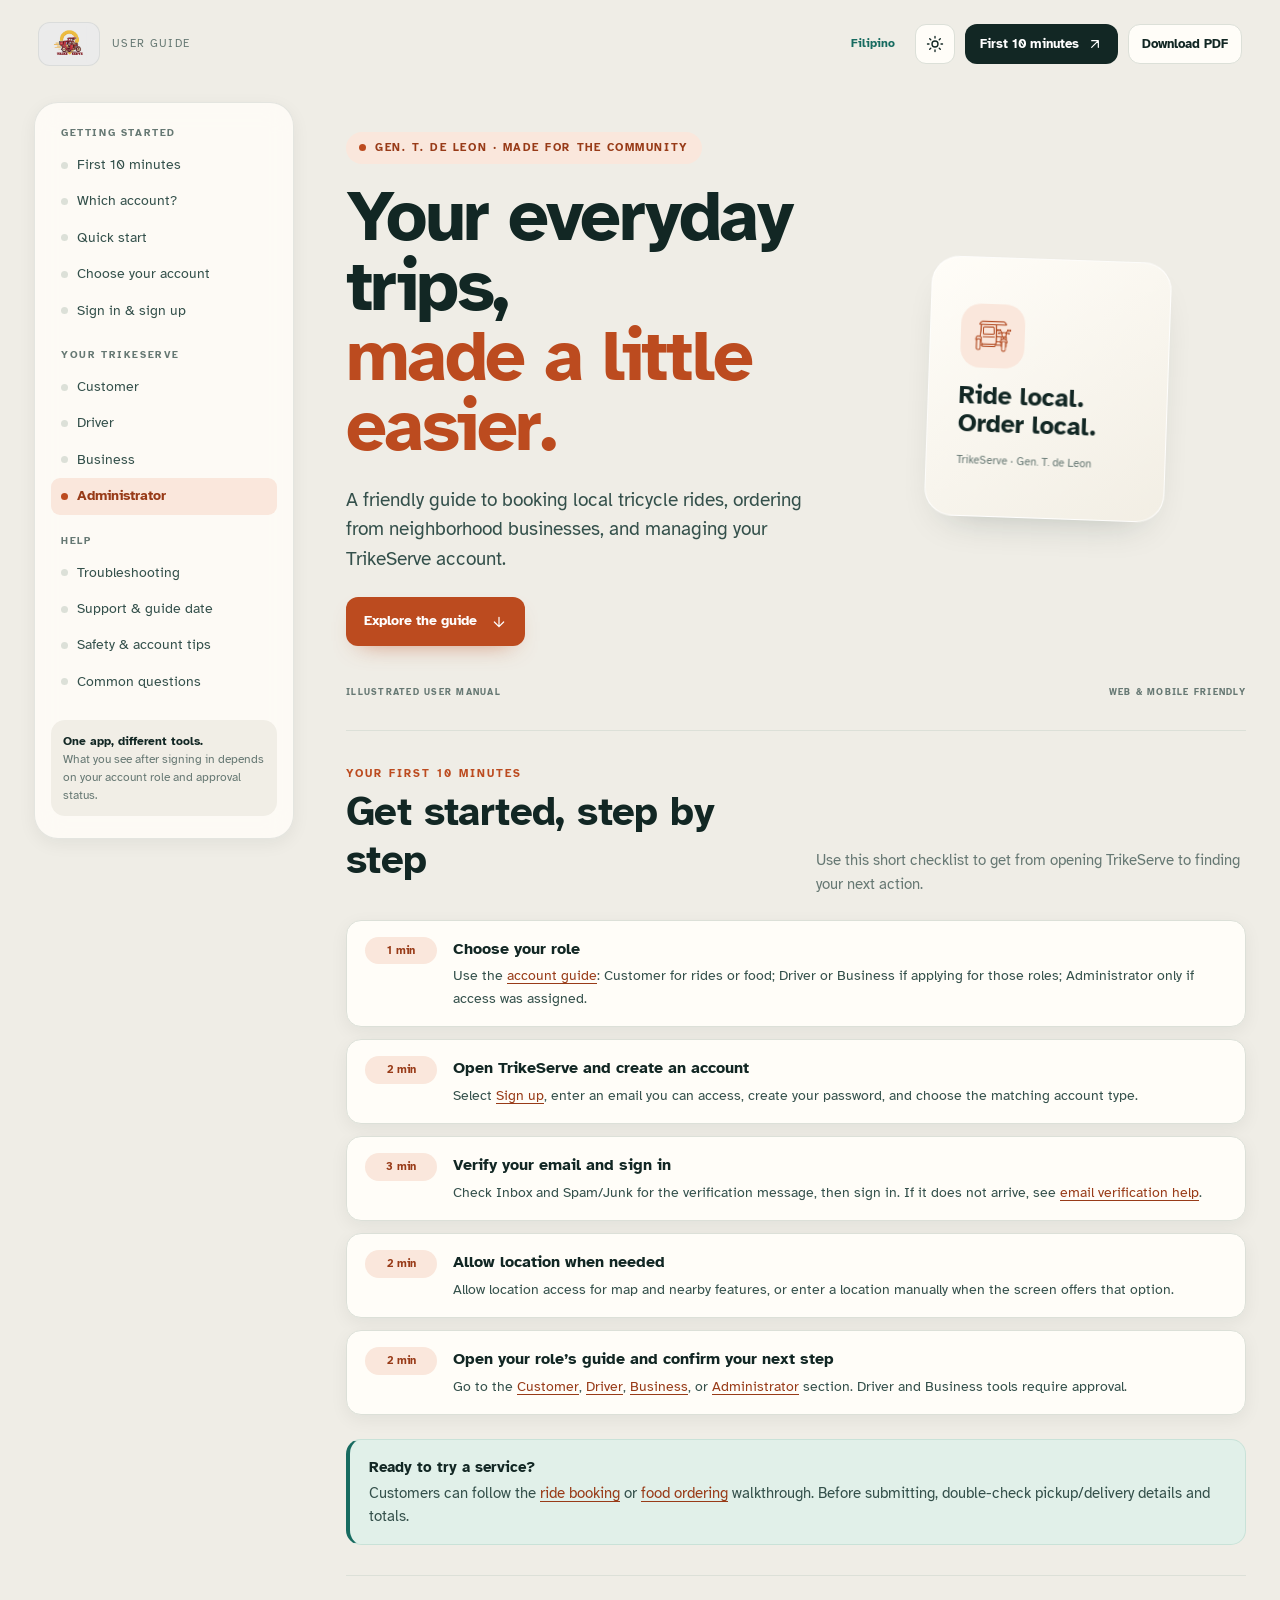
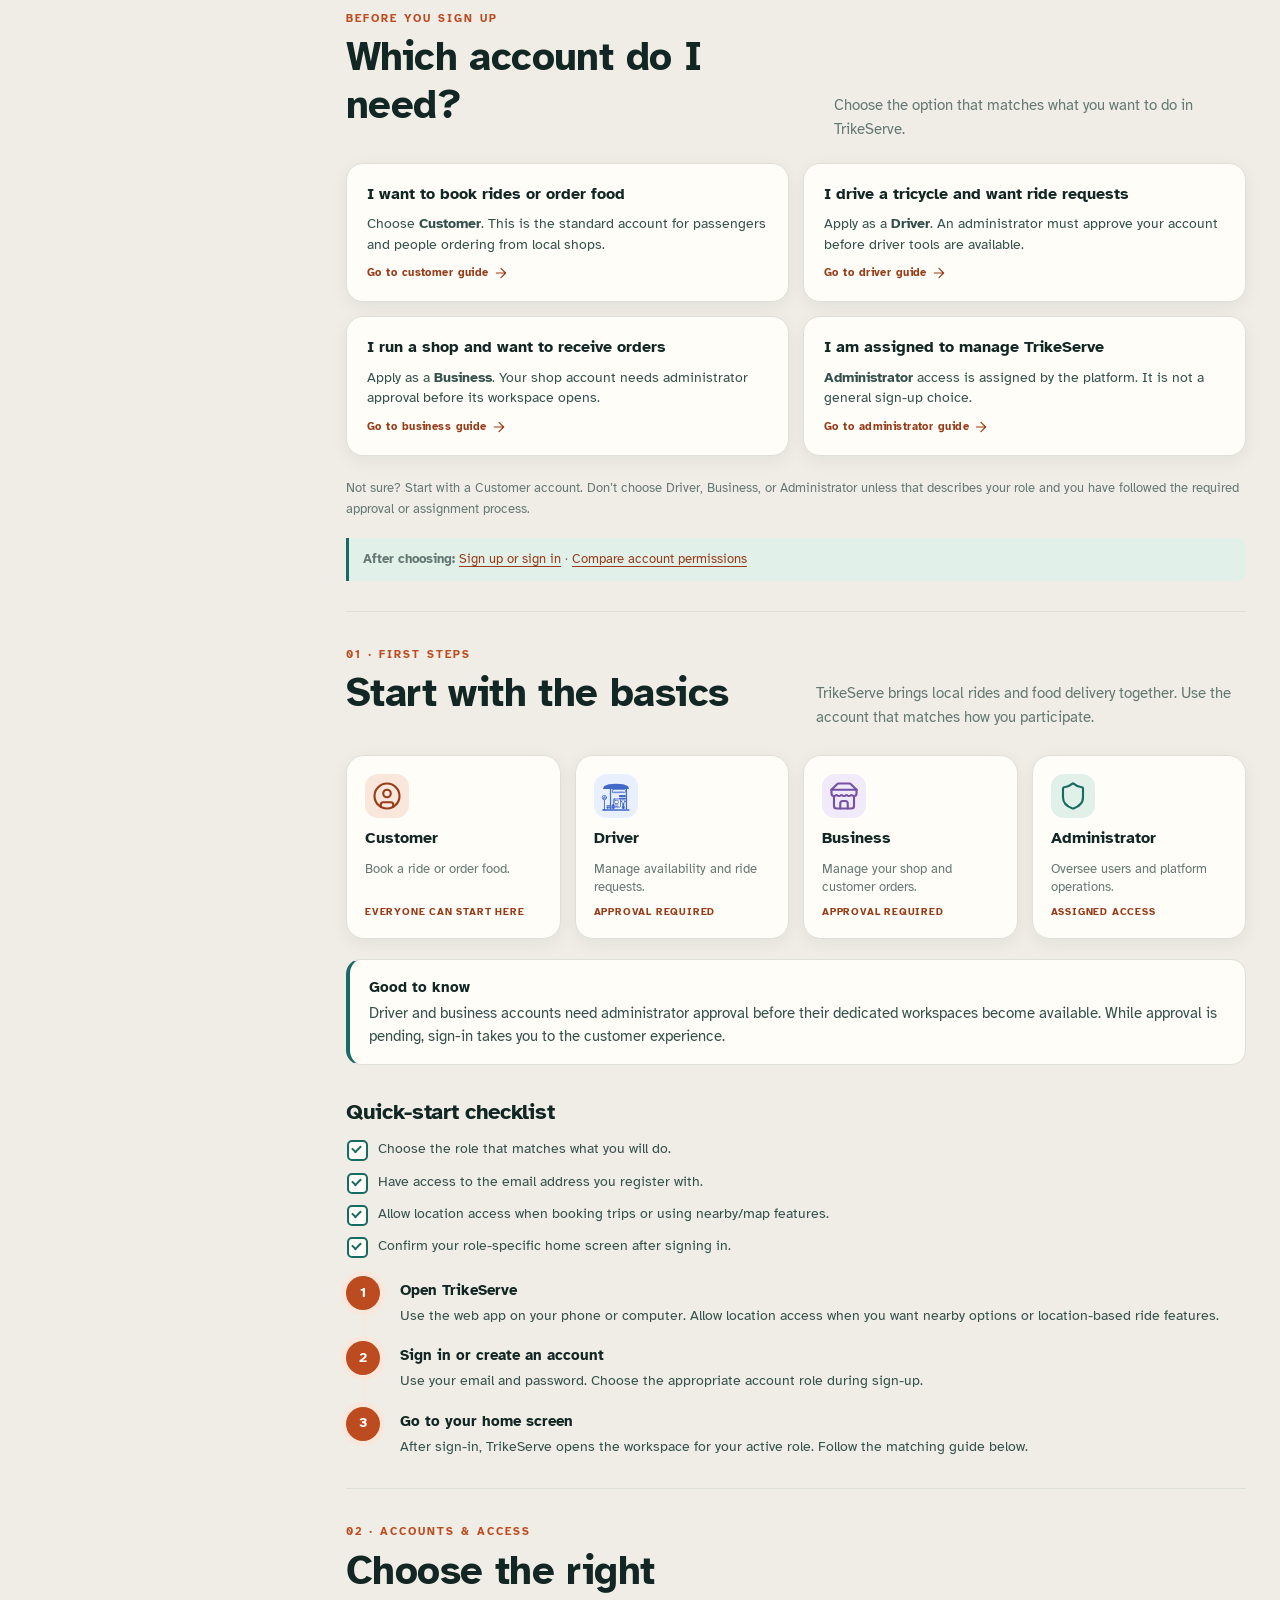
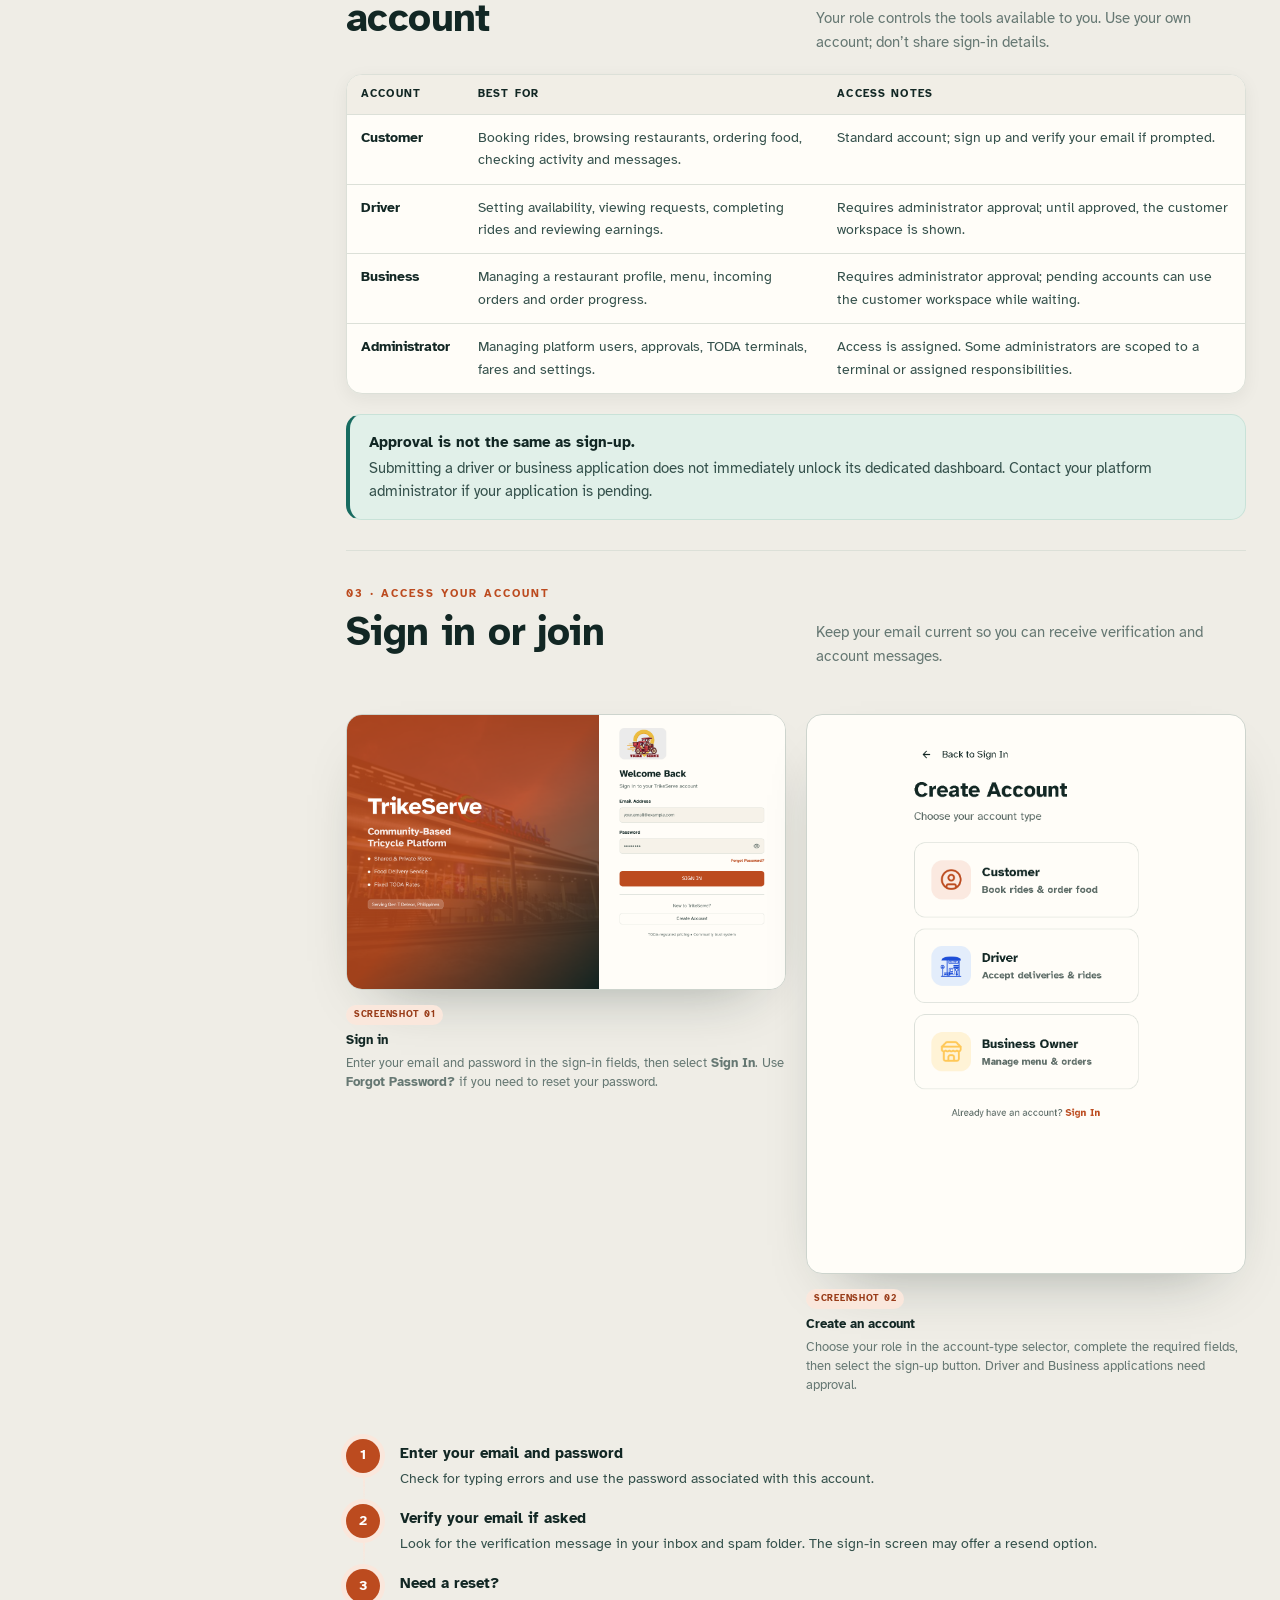
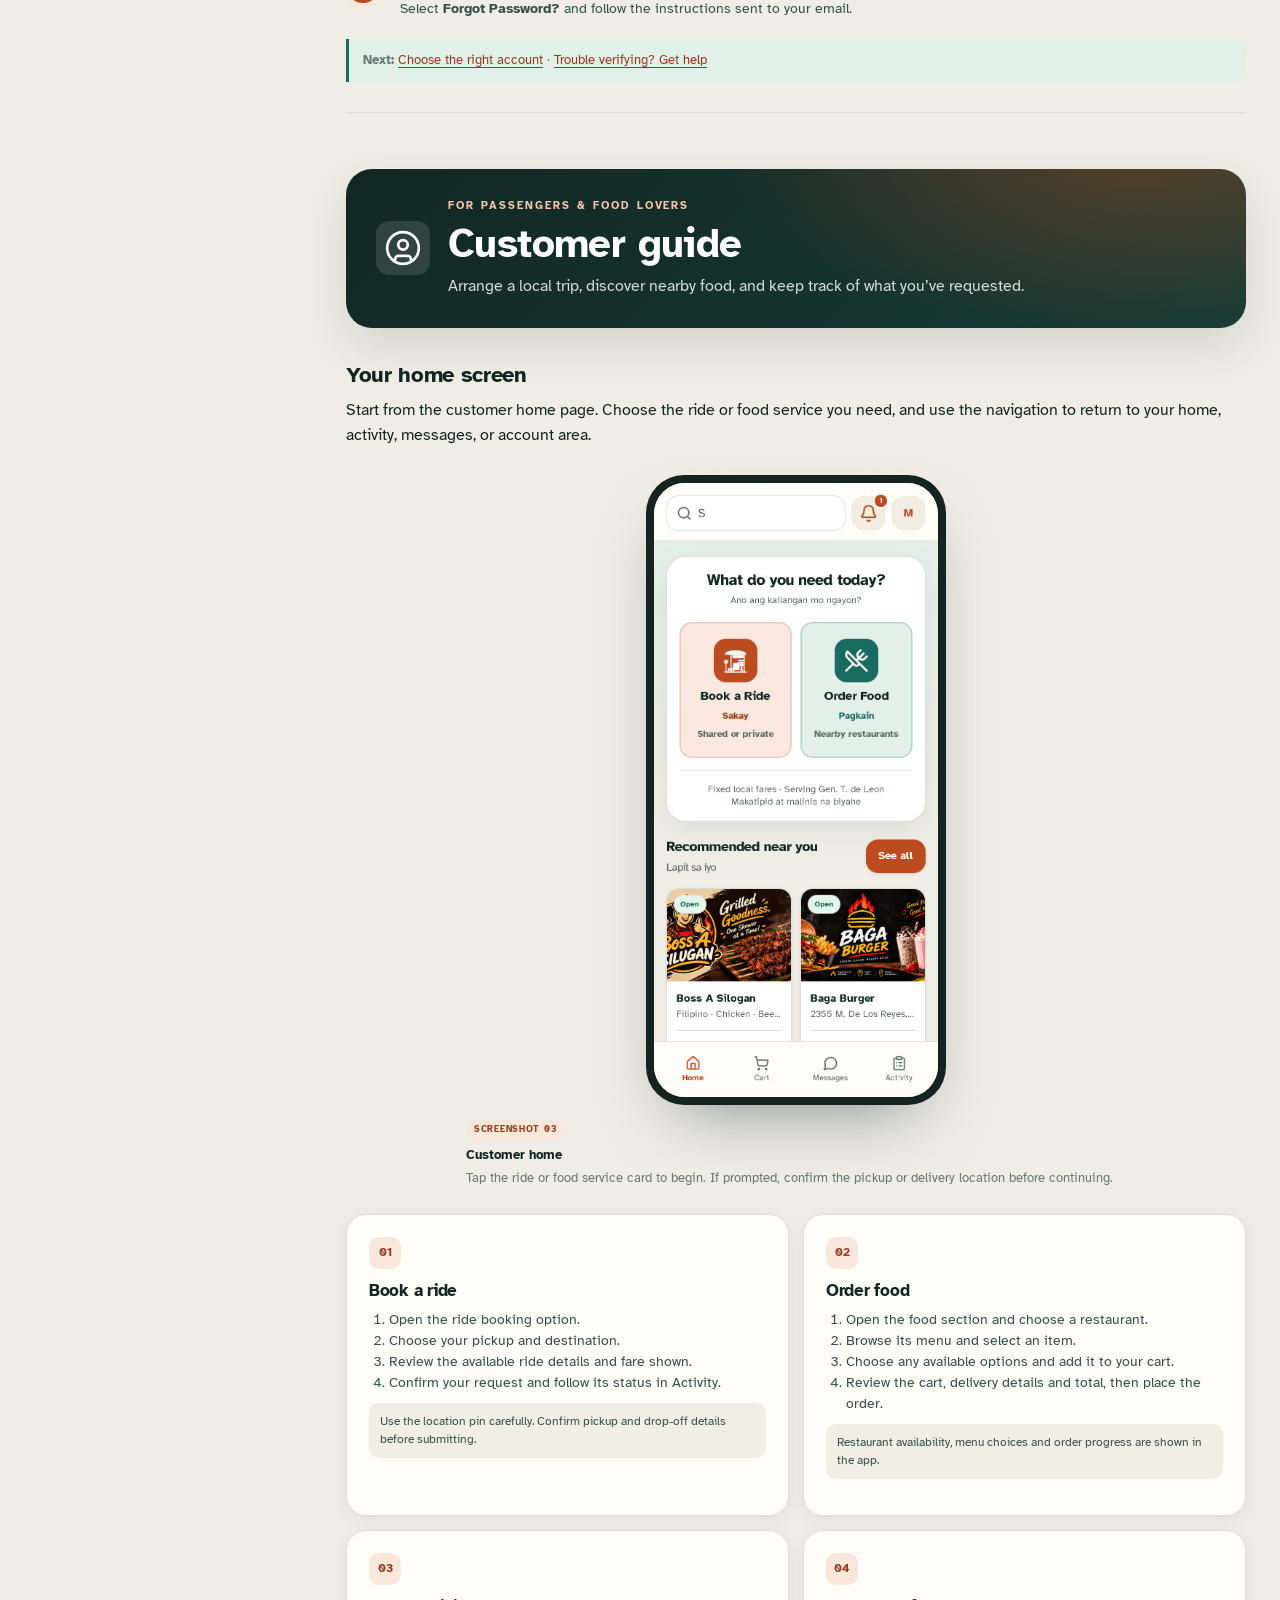
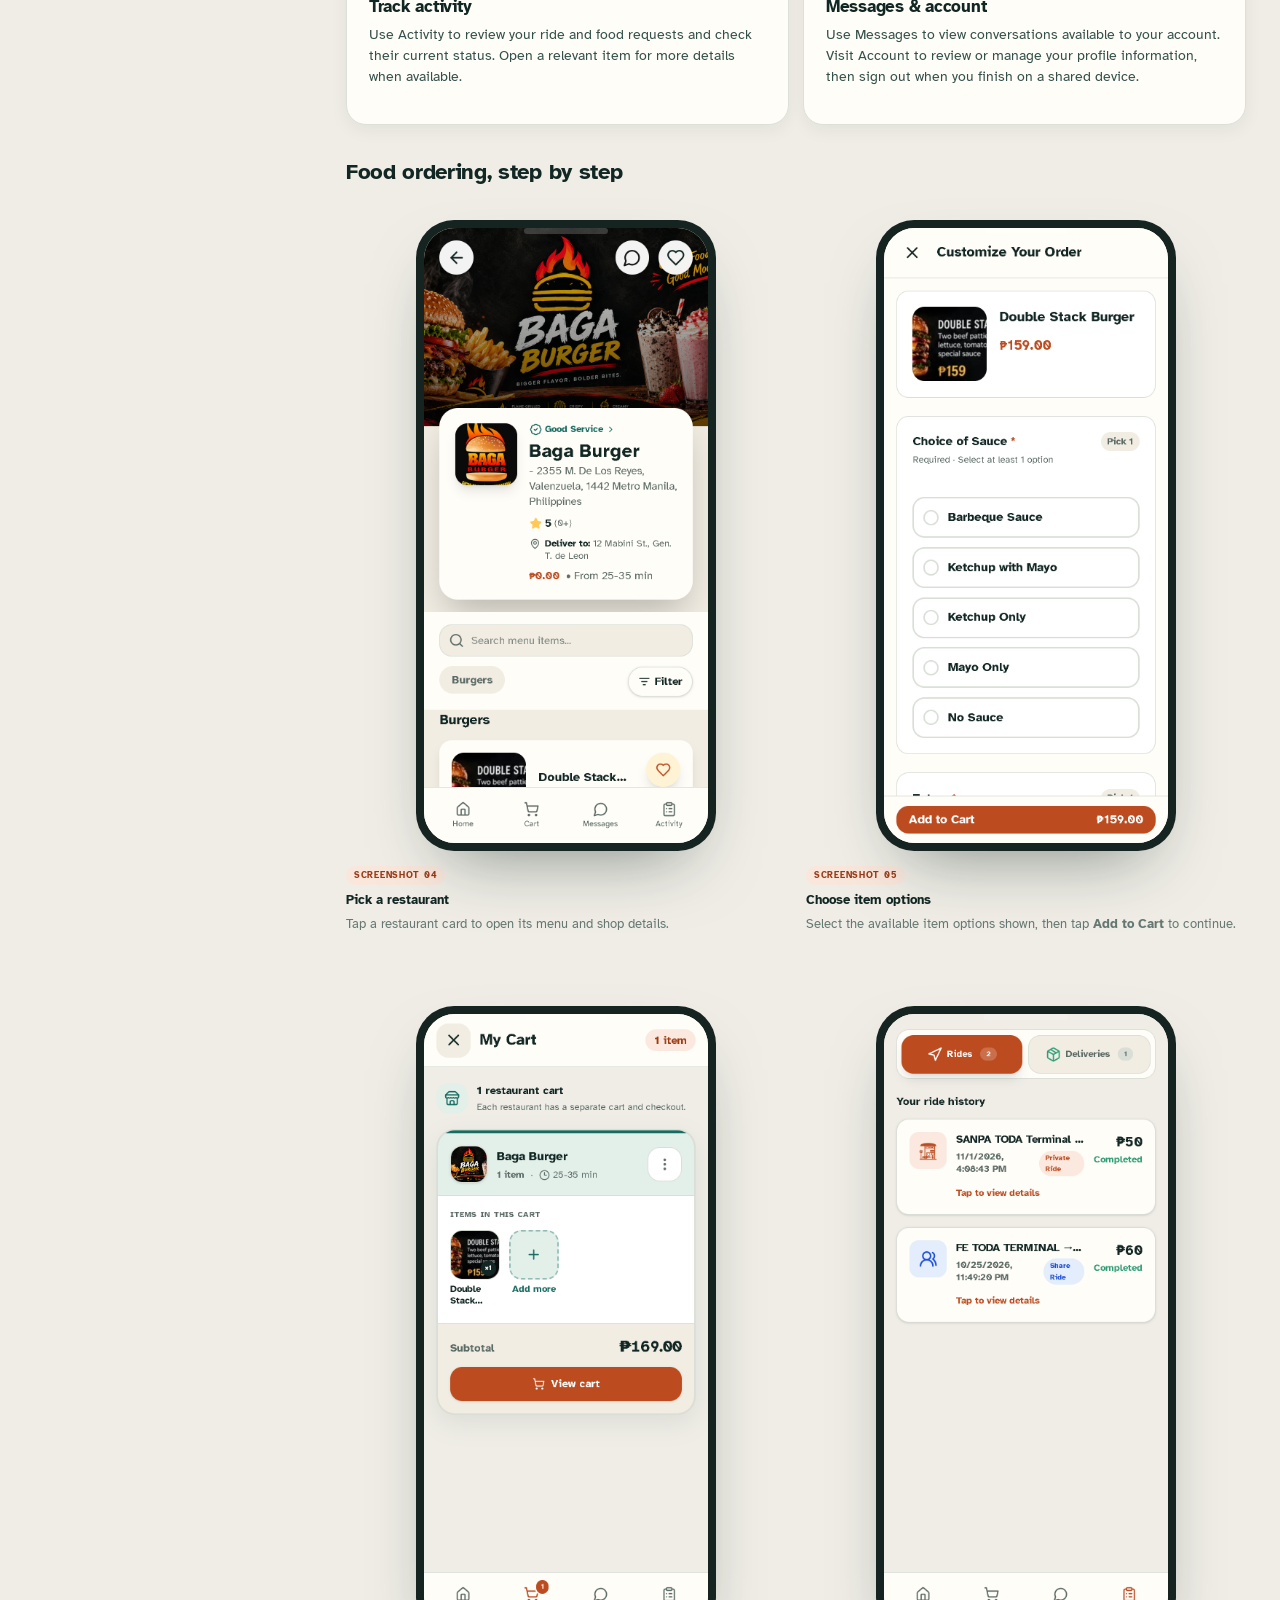
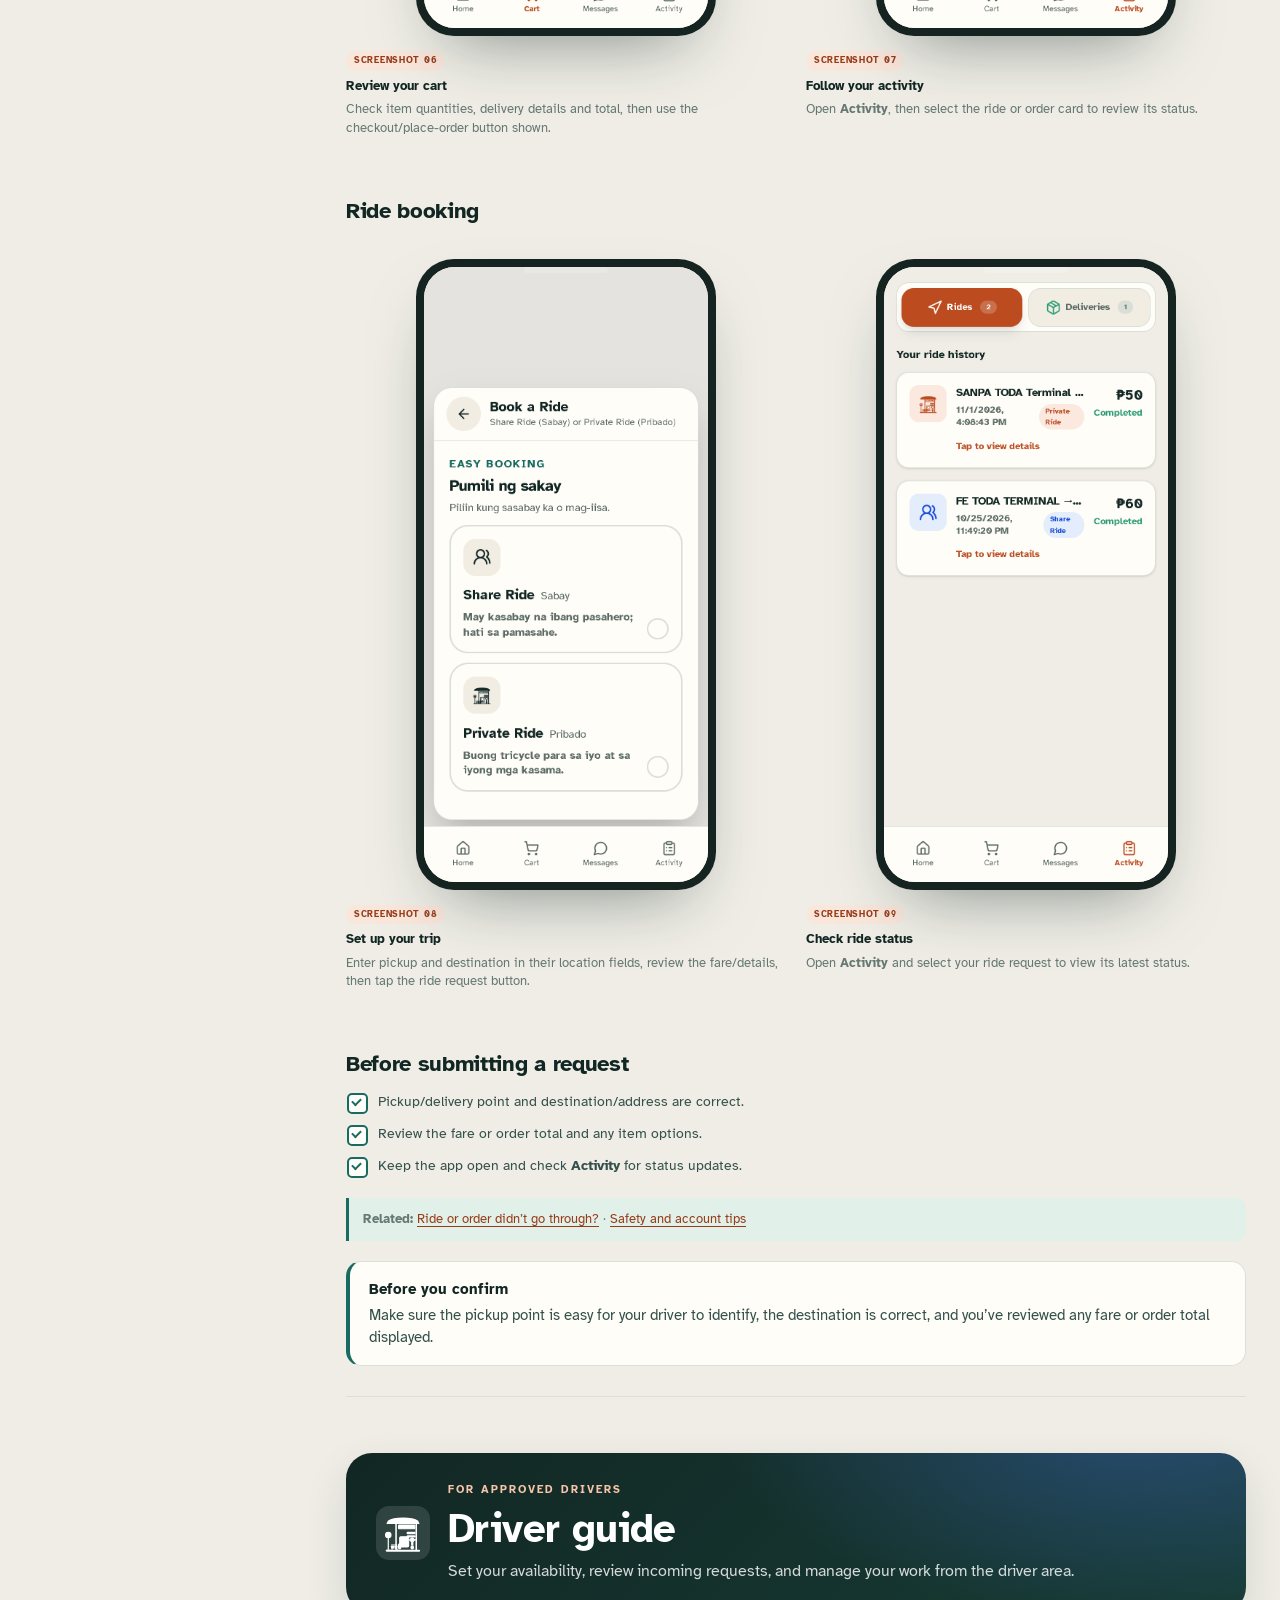
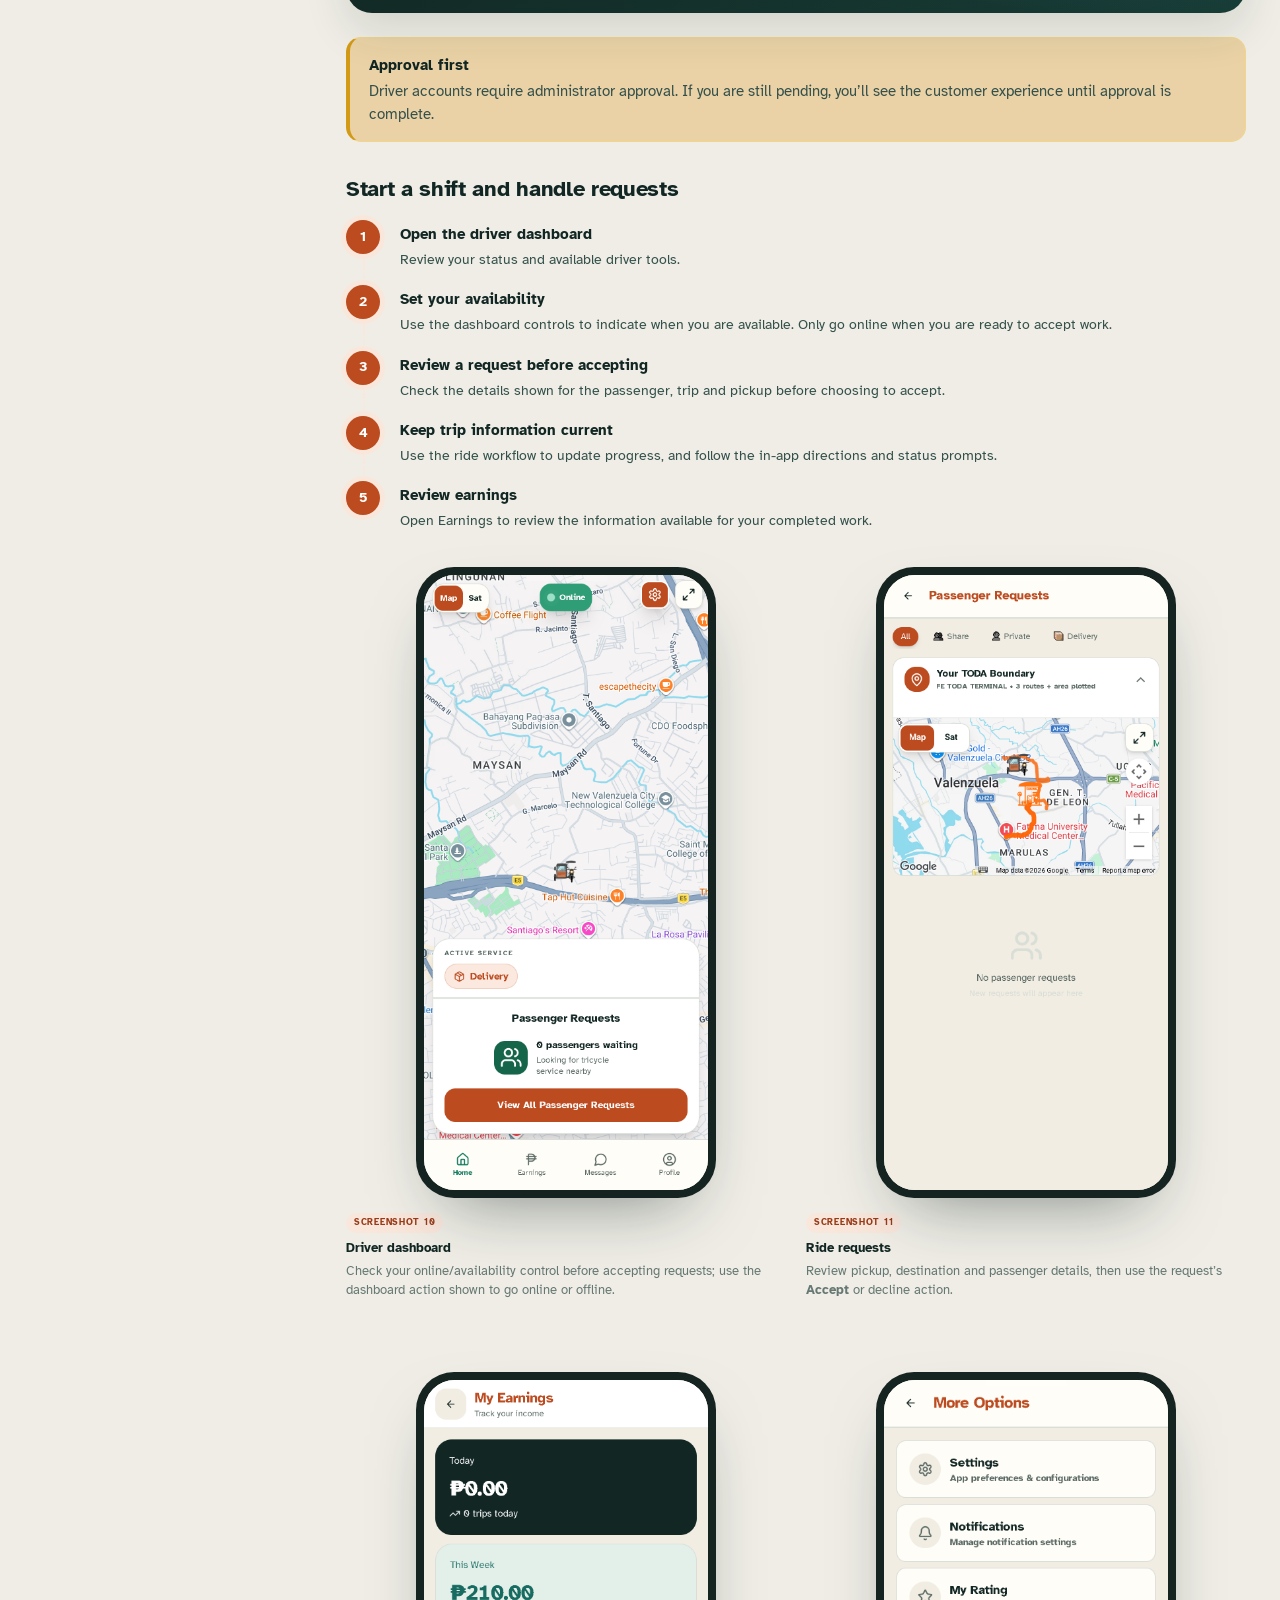
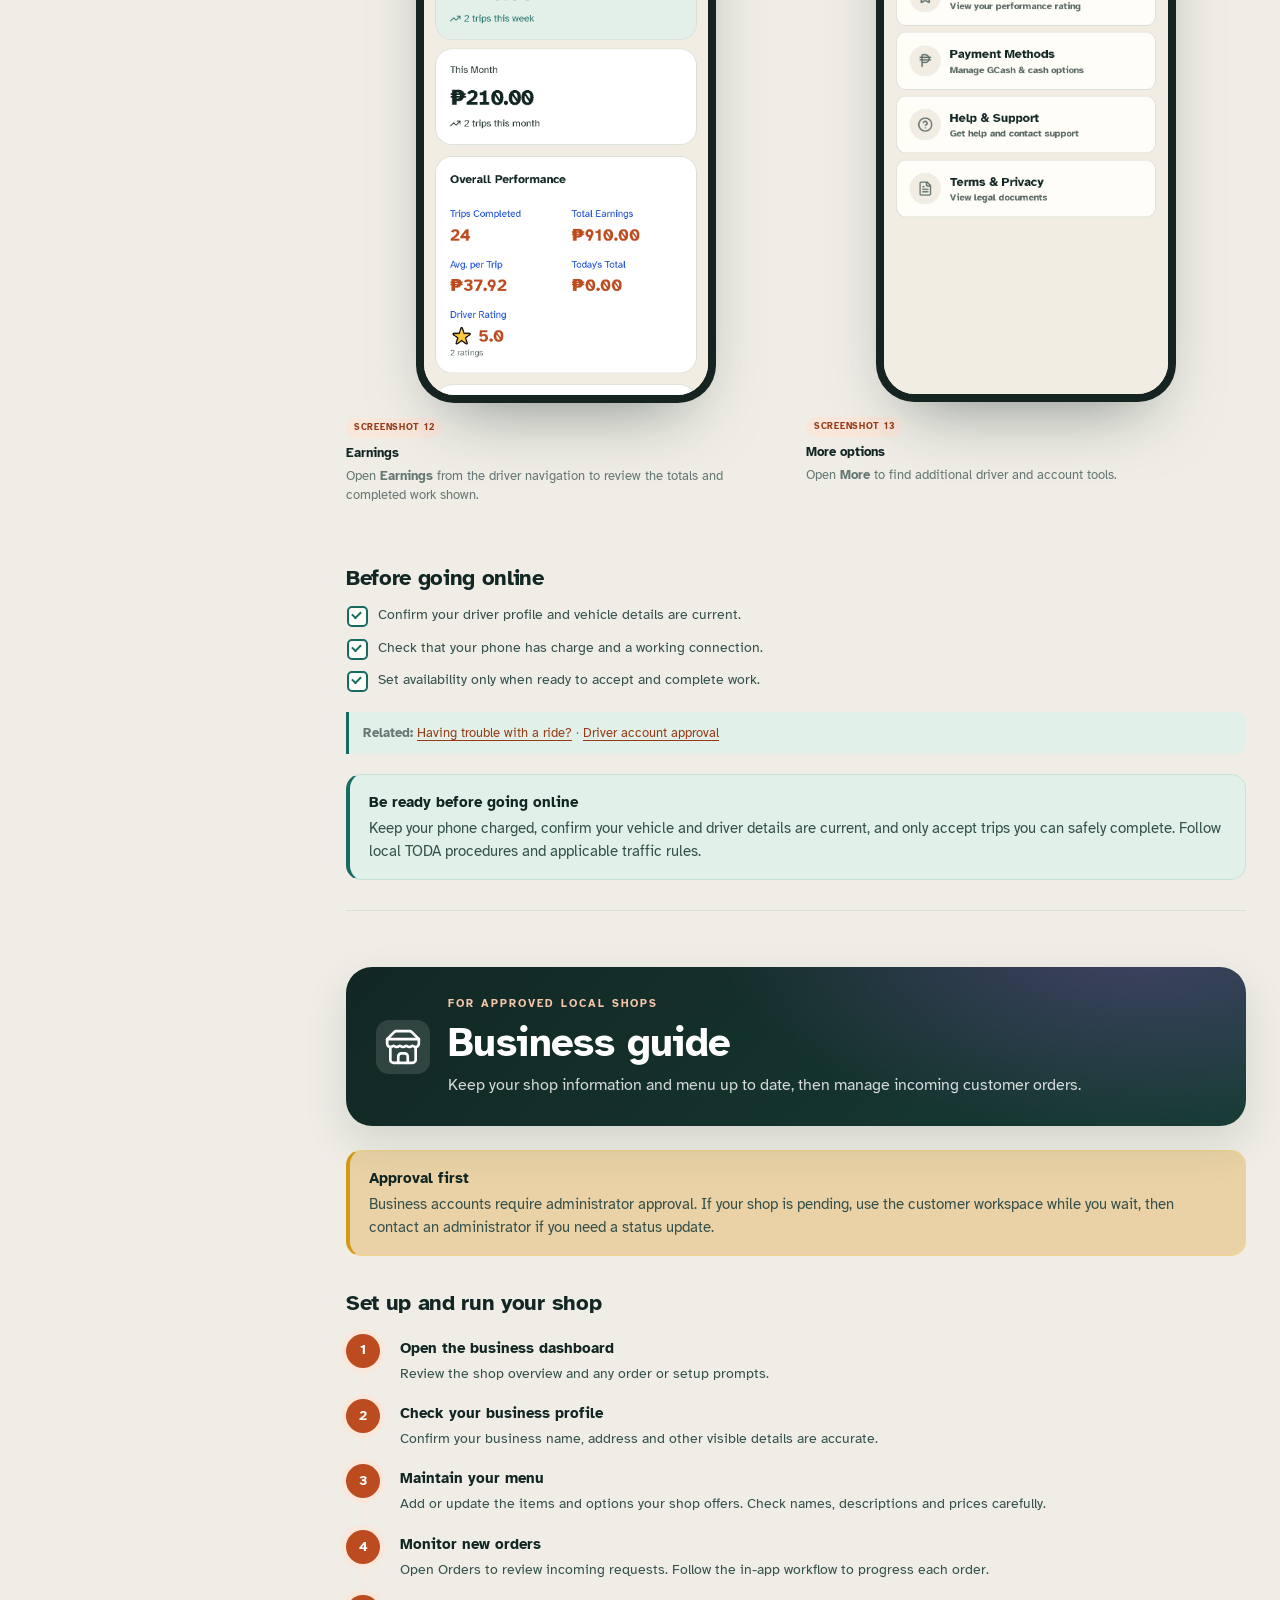
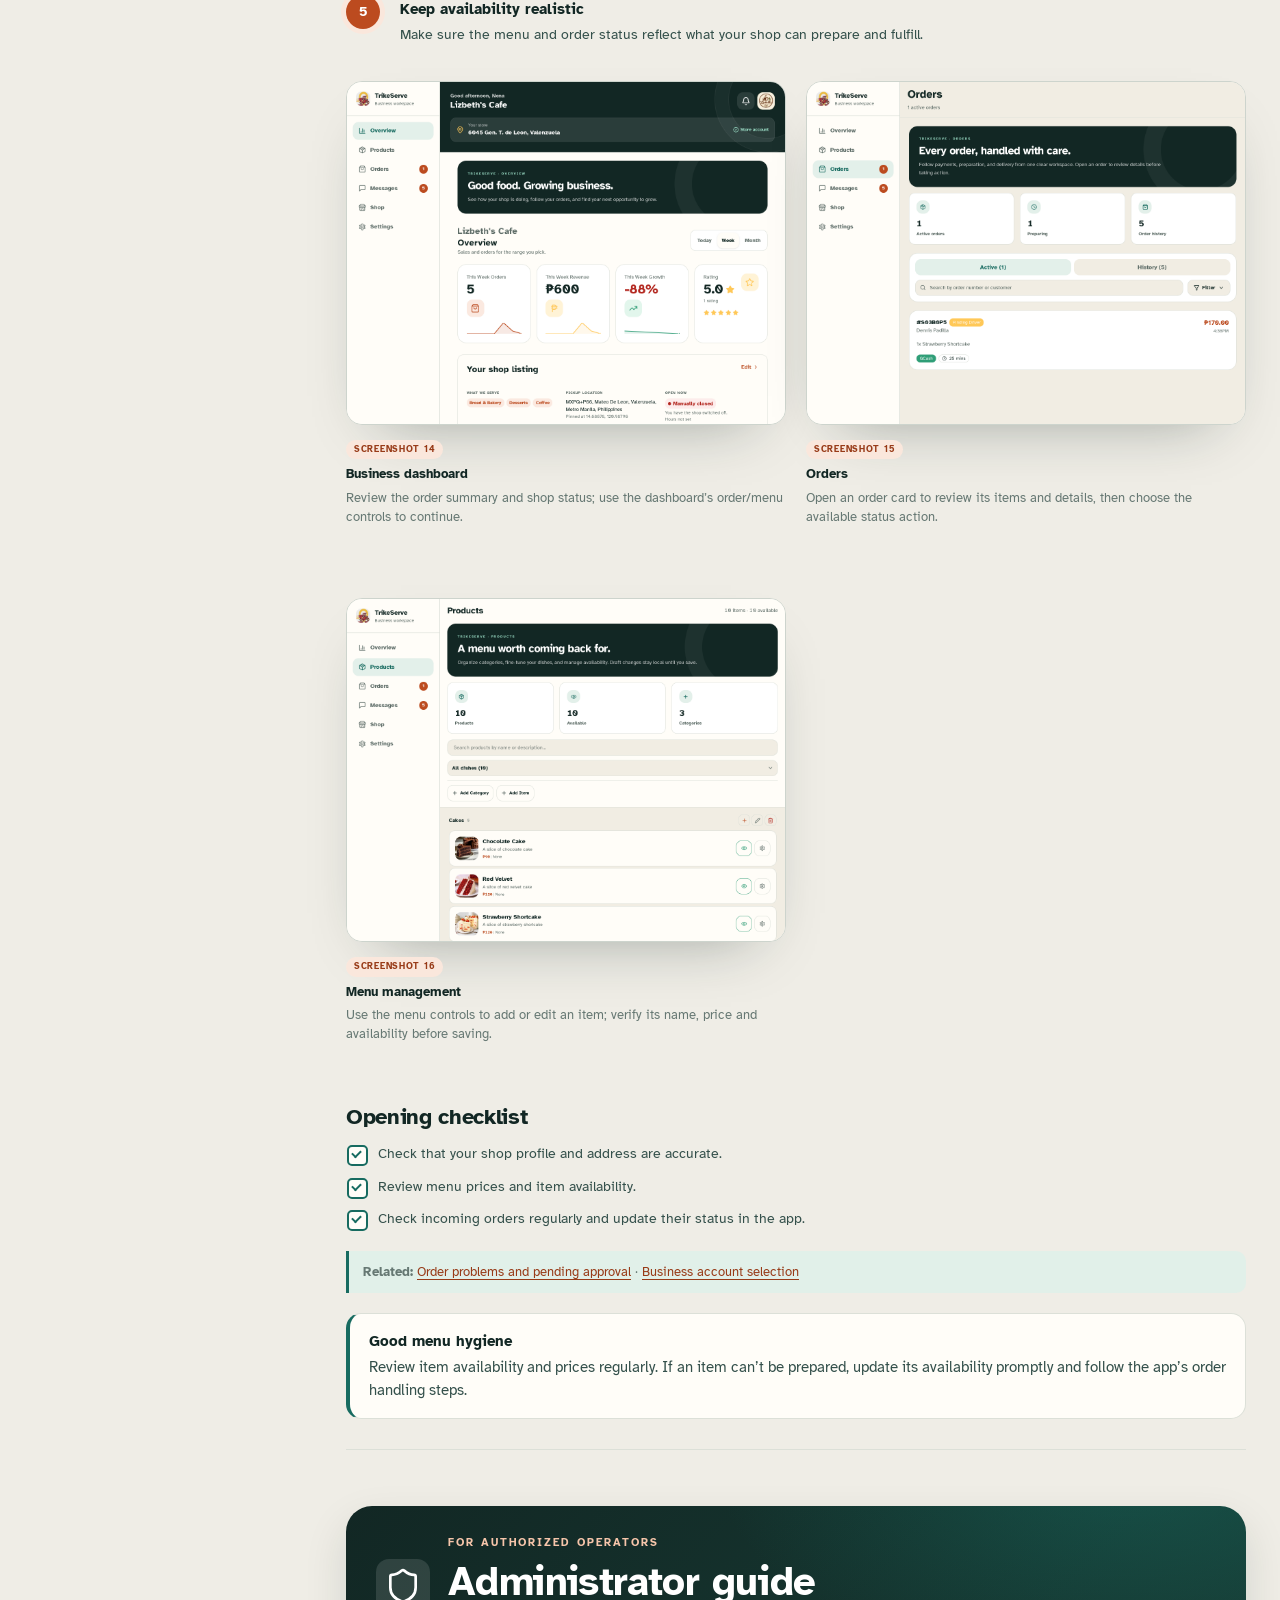
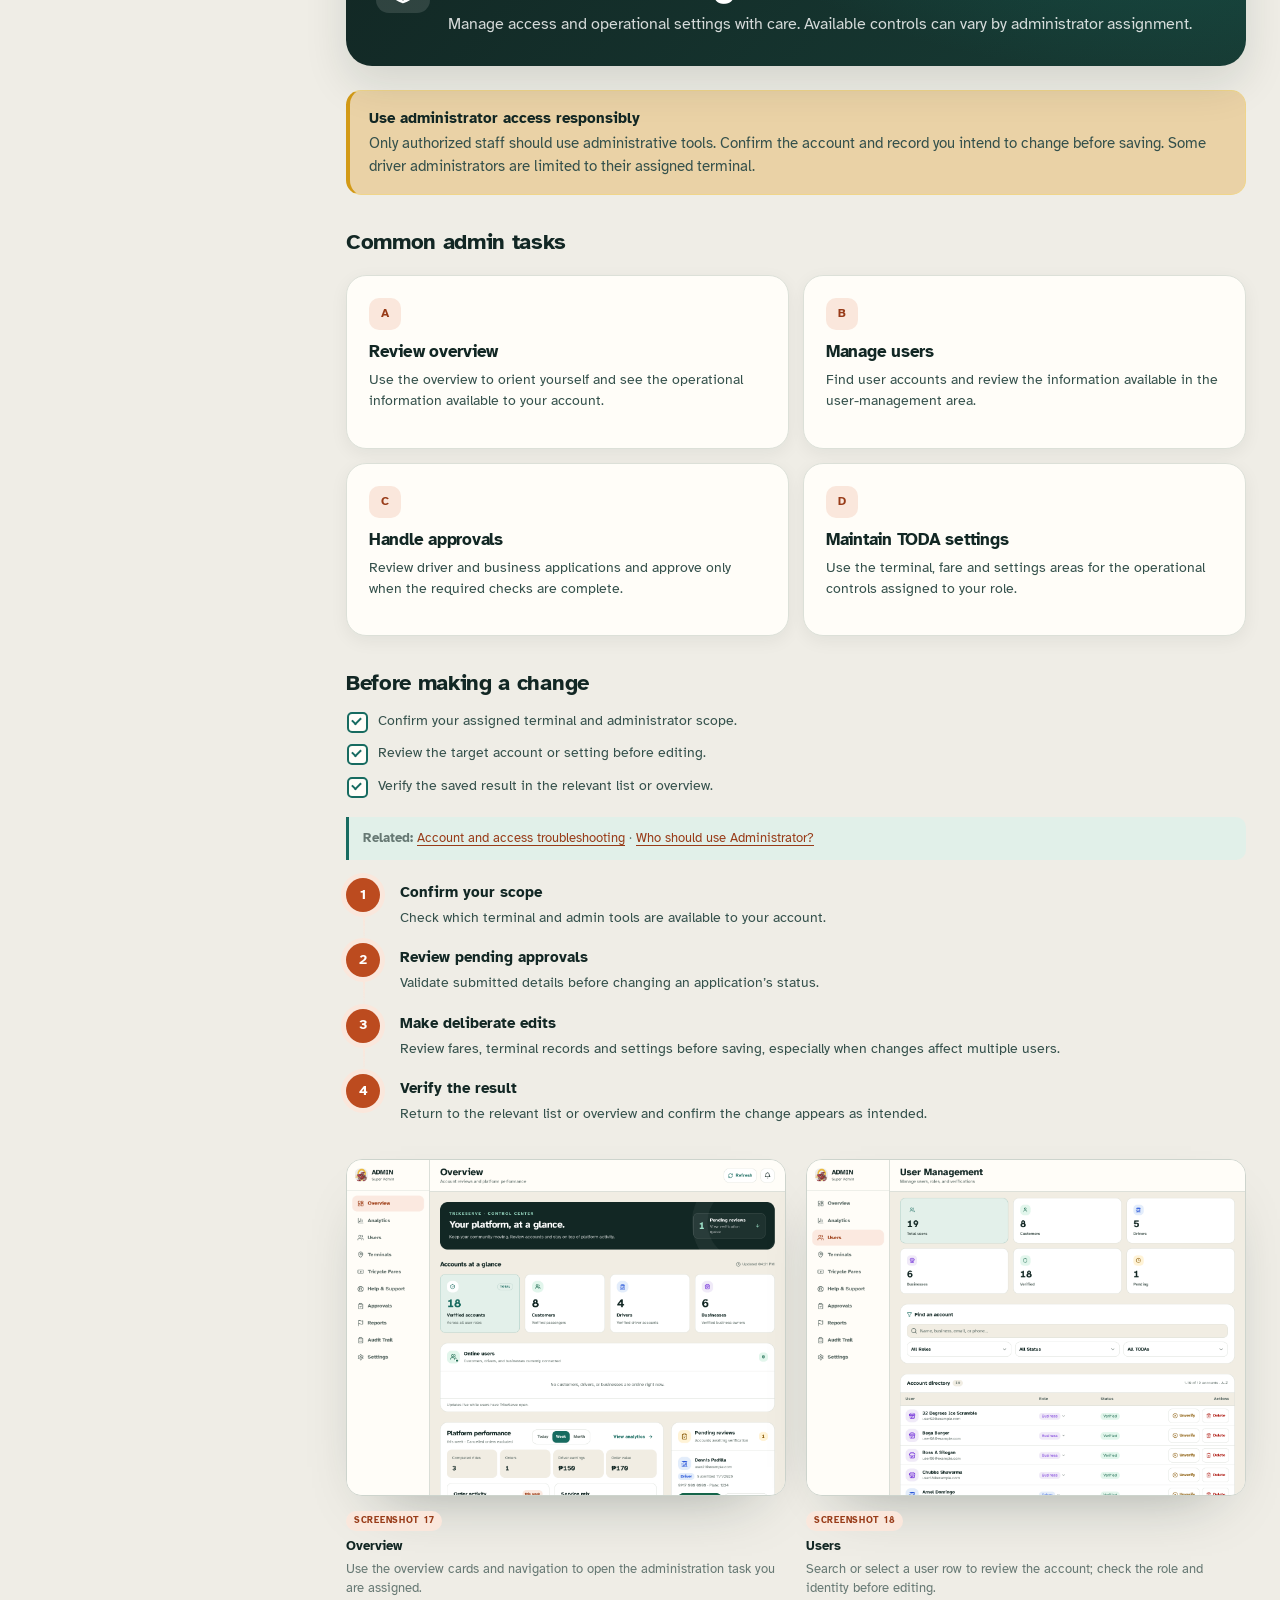
<file: index.html>
<!doctype html>
<html lang="en">
<head>
  <meta charset="utf-8">
  <meta name="viewport" content="width=device-width, initial-scale=1">
  <meta name="description" content="A friendly, illustrated guide to using TrikeServe for rides, food orders, driving, business management, and platform administration.">
  <script>try{const saved=localStorage.getItem('trikeserve_manual_theme');document.documentElement.classList.toggle('dark',saved?saved==='dark':matchMedia('(prefers-color-scheme: dark)').matches)}catch{}</script>
  <title>TrikeServe · User Guide</title>
  <link rel="stylesheet" href="assets/manual.css">
</head>
<body>
  <div class="reading-progress" role="progressbar" aria-label="Reading progress" aria-valuemin="0" aria-valuemax="100" aria-valuenow="0"><span></span></div>
  <a class="skip-link" href="#main-content">Skip to guide content</a>
  <header class="topbar">
    <a class="brand" href="#top"><img src="assets/trikeserve-logo.jpg" alt="TrikeServe"><span>USER GUIDE</span></a>
    <div class="top-actions"><a class="language-link" href="fil/index.html">Filipino</a><button class="theme-toggle" type="button" aria-label="Switch to dark mode" aria-pressed="false"><svg class="theme-sun" viewBox="0 0 24 24" aria-hidden="true"><circle cx="12" cy="12" r="4"/><path d="M12 2v2m0 16v2M4.93 4.93l1.42 1.42m11.3 11.3 1.42 1.42M2 12h2m16 0h2M4.93 19.07l1.42-1.42m11.3-11.3 1.42-1.42"/></svg><svg class="theme-moon" viewBox="0 0 24 24" aria-hidden="true"><path d="M20.9 13.1A8.5 8.5 0 0 1 10.9 3.1 8.5 8.5 0 1 0 20.9 13.1Z"/></svg></button><a class="top-action" href="#first-ten-minutes">First 10 minutes <svg class="inline-icon" viewBox="0 0 24 24" aria-hidden="true" focusable="false"><path d="M7 17 17 7M7 7h10v10"/></svg></a><a class="pdf-action" href="trikeserve-user-manual.pdf" download>Download PDF</a></div>
  </header>
  <nav class="mobile-nav" aria-label="Quick navigation">
    <a href="#first-ten-minutes">First 10 min</a><a href="#account-guide">Which account?</a><a href="#quick-start">Quick start</a><a href="#accounts">Accounts</a><a href="#sign-in">Sign in</a><a href="#customer">Customer</a><a href="#rider">Driver</a><a href="#business">Business</a><a href="#admin">Admin</a><a href="#troubleshooting">Help</a><a href="#support">Support</a>
  </nav>
  <div class="shell" id="top">
    <aside class="sidebar" aria-label="Manual contents">
      <div class="nav-title">GETTING STARTED</div>
      <a href="#first-ten-minutes"><span class="nav-dot"></span>First 10 minutes</a>
      <a href="#account-guide"><span class="nav-dot"></span>Which account?</a>
      <a href="#quick-start"><span class="nav-dot"></span>Quick start</a>
      <a href="#accounts"><span class="nav-dot"></span>Choose your account</a>
      <a href="#sign-in"><span class="nav-dot"></span>Sign in &amp; sign up</a>
      <div class="nav-title">YOUR TRIKESERVE</div>
      <a href="#customer"><span class="nav-dot"></span>Customer</a>
      <a href="#rider"><span class="nav-dot"></span>Driver</a>
      <a href="#business"><span class="nav-dot"></span>Business</a>
      <a href="#admin"><span class="nav-dot"></span>Administrator</a>
      <div class="nav-title">HELP</div>
      <a href="#troubleshooting"><span class="nav-dot"></span>Troubleshooting</a>
      <a href="#support"><span class="nav-dot"></span>Support &amp; guide date</a>
      <a href="#safety"><span class="nav-dot"></span>Safety &amp; account tips</a>
      <a href="#faq"><span class="nav-dot"></span>Common questions</a>
      <div class="role-key"><b>One app, different tools.</b><br>What you see after signing in depends on your account role and approval status.</div>
    </aside>
    <main id="main-content" tabindex="-1">
      <section class="hero">
        <div class="hero-copy">
          <div class="kicker">GEN. T. DE LEON · MADE FOR THE COMMUNITY</div>
          <h1>Your everyday trips,<br><em>made a little easier.</em></h1>
          <p class="sub">A friendly guide to booking local tricycle rides, ordering from neighborhood businesses, and managing your TrikeServe account.</p>
          <a class="button" href="#quick-start">Explore the guide <svg class="inline-icon" viewBox="0 0 24 24" aria-hidden="true" focusable="false"><path d="M12 5v14m-7-7 7 7 7-7"/></svg></a>
        </div>
        <div class="hero-art" aria-hidden="true"><div class="hero-card"><span class="hero-vehicle"><img src="assets/tricycle-hero.png" alt="" aria-hidden="true"></span><strong>Ride local.<br>Order local.</strong><small>TrikeServe · Gen. T. de Leon</small></div></div>
        <div class="hero-foot"><span>ILLUSTRATED USER MANUAL</span><span>WEB &amp; MOBILE FRIENDLY</span></div>
      </section>

      <nav class="pdf-toc" aria-label="Contents" aria-hidden="true"><h2>In this guide</h2><ol></ol></nav>

      <section class="doc-section first-ten" id="first-ten-minutes">
        <div class="section-head"><div><span class="eyebrow">YOUR FIRST 10 MINUTES</span><h2>Get started, step by step</h2></div><p>Use this short checklist to get from opening TrikeServe to finding your next action.</p></div>
        <ol class="ten-minute-list">
          <li><span class="minute">1 min</span><div><b>Choose your role</b><p>Use the <a href="#account-guide">account guide</a>: Customer for rides or food; Driver or Business if applying for those roles; Administrator only if access was assigned.</p></div></li>
          <li><span class="minute">2 min</span><div><b>Open TrikeServe and create an account</b><p>Select <a href="#sign-in">Sign up</a>, enter an email you can access, create your password, and choose the matching account type.</p></div></li>
          <li><span class="minute">3 min</span><div><b>Verify your email and sign in</b><p>Check Inbox and Spam/Junk for the verification message, then sign in. If it does not arrive, see <a href="#troubleshooting">email verification help</a>.</p></div></li>
          <li><span class="minute">2 min</span><div><b>Allow location when needed</b><p>Allow location access for map and nearby features, or enter a location manually when the screen offers that option.</p></div></li>
          <li><span class="minute">2 min</span><div><b>Open your role’s guide and confirm your next step</b><p>Go to the <a href="#customer">Customer</a>, <a href="#rider">Driver</a>, <a href="#business">Business</a>, or <a href="#admin">Administrator</a> section. Driver and Business tools require approval.</p></div></li>
        </ol>
        <div class="callout note"><b>Ready to try a service?</b><p>Customers can follow the <a href="#customer">ride booking</a> or <a href="#customer">food ordering</a> walkthrough. Before submitting, double-check pickup/delivery details and totals.</p></div>
      </section>

      <section class="doc-section decision-guide" id="account-guide">
        <div class="section-head"><div><span class="eyebrow">BEFORE YOU SIGN UP</span><h2>Which account do I need?</h2></div><p>Choose the option that matches what you want to do in TrikeServe.</p></div>
        <div class="decision-grid">
          <a class="decision-card" href="#customer"><b>I want to book rides or order food</b><span>Choose <strong>Customer</strong>. This is the standard account for passengers and people ordering from local shops.</span><small>Go to customer guide <svg class="inline-icon" viewBox="0 0 24 24" aria-hidden="true" focusable="false"><path d="M5 12h14m-7-7 7 7-7 7"/></svg></small></a>
          <a class="decision-card" href="#rider"><b>I drive a tricycle and want ride requests</b><span>Apply as a <strong>Driver</strong>. An administrator must approve your account before driver tools are available.</span><small>Go to driver guide <svg class="inline-icon" viewBox="0 0 24 24" aria-hidden="true" focusable="false"><path d="M5 12h14m-7-7 7 7-7 7"/></svg></small></a>
          <a class="decision-card" href="#business"><b>I run a shop and want to receive orders</b><span>Apply as a <strong>Business</strong>. Your shop account needs administrator approval before its workspace opens.</span><small>Go to business guide <svg class="inline-icon" viewBox="0 0 24 24" aria-hidden="true" focusable="false"><path d="M5 12h14m-7-7 7 7-7 7"/></svg></small></a>
          <a class="decision-card" href="#admin"><b>I am assigned to manage TrikeServe</b><span><strong>Administrator</strong> access is assigned by the platform. It is not a general sign-up choice.</span><small>Go to administrator guide <svg class="inline-icon" viewBox="0 0 24 24" aria-hidden="true" focusable="false"><path d="M5 12h14m-7-7 7 7-7 7"/></svg></small></a>
        </div>
        <p class="decision-note">Not sure? Start with a Customer account. Don’t choose Driver, Business, or Administrator unless that describes your role and you have followed the required approval or assignment process.</p>
        <p class="related-links"><strong>After choosing:</strong> <a href="#sign-in">Sign up or sign in</a> · <a href="#accounts">Compare account permissions</a></p>
      </section>

      <section class="doc-section" id="quick-start">
        <div class="section-head"><div><span class="eyebrow">01 · FIRST STEPS</span><h2>Start with the basics</h2></div><p>TrikeServe brings local rides and food delivery together. Use the account that matches how you participate.</p></div>
        <div class="role-grid">
          <a class="role-card customer" href="#customer"><span class="role-icon" aria-hidden="true"><svg viewBox="0 0 24 24" fill="none" stroke="currentColor" stroke-width="2" stroke-linecap="round" stroke-linejoin="round" aria-hidden="true" focusable="false"><circle cx="12" cy="12" r="10"/><circle cx="12" cy="10" r="3"/><path d="M7 20.662V19a2 2 0 0 1 2-2h6a2 2 0 0 1 2 2v1.662"/></svg></span><b>Customer</b><span>Book a ride or order food.</span><small>Everyone can start here</small></a>
          <a class="role-card rider" href="#rider"><span class="role-icon rider-icon" aria-hidden="true"><svg viewBox="0 0 320 320" fill="currentColor" aria-hidden="true" focusable="false"><!--
  The TrikeServe terminal icon, traced from the supplied artwork and kept as the
  one copy of it (TerminalIcon.tsx reads this file raw and substitutes the
  terminal's colour into it).

  The background is deliberately absent. The source image was a rounded white
  tile, and that tile is exactly what has to go: painted onto a pale map or a
  light card it reads as a box *around* the terminal rather than the terminal
  itself, and the drop-off checks draw this icon on top of roads.

  Every stroke and fill is `currentColor` — the token TerminalIcon.tsx replaces
  with the terminal's own hex — except the sign board, the cabin and the window
  interiors, which stay white so the icon keeps its internal contrast whatever
  hue an admin picks. A single-colour icon is unreadable on a pale yellow
  terminal.

  Coordinates are absolute in a 320x320 box so this can be dropped straight into
  either an <svg> element or a Google Maps data URI.
-->
<g>
  <!-- canopy: flat underside, domed top -->
  <path d="M 20 84 L 32 56 C 58 37 100 29 160 29 C 220 29 262 37 288 56 L 300 84 Z" fill="currentColor"/>
  <!-- posts -->
  <rect x="95" y="80" width="13" height="224" fill="currentColor"/>
  <rect x="265" y="80" width="13" height="224" fill="currentColor"/>

  <!-- hanging sign board; textLength forces it to fit whatever font resolves -->
  <rect x="122" y="92" width="138" height="32" rx="6" fill="#FFFFFF" stroke="currentColor" stroke-width="9"/>
  <text x="191" y="114" font-family="Arial, Helvetica, sans-serif" font-size="17"
        font-weight="700" fill="currentColor" text-anchor="middle"
        textLength="116" lengthAdjust="spacingAndGlyphs">TRICYCLE TERMINAL</text>

  <!-- stop sign on its post, with a tiny tricycle pictogram inside -->
  <circle cx="36" cy="176" r="23" fill="#FFFFFF" stroke="currentColor" stroke-width="9"/>
  <rect x="30" y="163" width="13" height="9" rx="4.5" fill="currentColor"/>
  <rect x="22" y="172" width="28" height="15" rx="4" fill="currentColor"/>
  <circle cx="27" cy="190" r="5" fill="currentColor"/>
  <circle cx="45" cy="190" r="5" fill="currentColor"/>
  <rect x="31" y="199" width="10" height="103" fill="currentColor"/>
  <rect x="14" y="300" width="44" height="12" rx="6" fill="currentColor"/>

  <!-- bench -->
  <rect x="58" y="256" width="56" height="9" rx="4.5" fill="currentColor"/>
  <rect x="59" y="268" width="25" height="24" rx="4" fill="currentColor"/>
  <rect x="88" y="268" width="25" height="24" rx="4" fill="currentColor"/>
  <rect x="64" y="292" width="8" height="12" fill="currentColor"/>
  <rect x="112" y="292" width="8" height="12" fill="currentColor"/>

  <!-- tricycle: canopy bars, cabin, window, seat lines, rear wheel, handlebar -->
  <rect x="190" y="150" width="76" height="20" rx="10" fill="currentColor"/>
  <rect x="190" y="178" width="76" height="20" rx="10" fill="currentColor"/>
  <rect x="132" y="192" width="76" height="86" rx="10" fill="#FFFFFF" stroke="currentColor" stroke-width="9"/>
  <rect x="146" y="206" width="38" height="34" rx="4" fill="#FFFFFF" stroke="currentColor" stroke-width="8"/>
  <rect x="146" y="250" width="42" height="9" rx="4.5" fill="currentColor"/>
  <rect x="146" y="264" width="42" height="9" rx="4.5" fill="currentColor"/>
  <rect x="118" y="246" width="28" height="52" rx="14" fill="currentColor"/>
  <circle cx="238" cy="218" r="17" fill="#FFFFFF" stroke="currentColor" stroke-width="8"/>
  <rect x="206" y="213" width="18" height="10" rx="5" fill="currentColor"/>
  <rect x="253" y="213" width="20" height="10" rx="5" fill="currentColor"/>
  <rect x="228" y="234" width="20" height="32" rx="9" fill="currentColor"/>
  <rect x="223" y="264" width="30" height="34" rx="13" fill="currentColor"/>

  <!-- ground -->
  <rect x="16" y="302" width="288" height="15" rx="7.5" fill="currentColor"/>
</g></svg></span><b>Driver</b><span>Manage availability and ride requests.</span><small>Approval required</small></a>
          <a class="role-card business" href="#business"><span class="role-icon business-icon" aria-hidden="true"><svg viewBox="0 0 24 24" fill="none" stroke="currentColor" stroke-width="2" stroke-linecap="round" stroke-linejoin="round" aria-hidden="true" focusable="false"><path d="m2 7 4.41-4.41A2 2 0 0 1 7.83 2h8.34a2 2 0 0 1 1.42.59L22 7"/><path d="M4 12v8a2 2 0 0 0 2 2h12a2 2 0 0 0 2-2v-8"/><path d="M15 22v-4a2 2 0 0 0-2-2h-2a2 2 0 0 0-2 2v4"/><path d="M2 7h20"/><path d="M22 7v3a2 2 0 0 1-2 2a2.7 2.7 0 0 1-1.59-.63.7.7 0 0 0-.82 0A2.7 2.7 0 0 1 16 12a2.7 2.7 0 0 1-1.59-.63.7.7 0 0 0-.82 0A2.7 2.7 0 0 1 12 12a2.7 2.7 0 0 1-1.59-.63.7.7 0 0 0-.82 0A2.7 2.7 0 0 1 8 12a2.7 2.7 0 0 1-1.59-.63.7.7 0 0 0-.82 0A2.7 2.7 0 0 1 4 12a2 2 0 0 1-2-2V7"/></svg></span><b>Business</b><span>Manage your shop and customer orders.</span><small>Approval required</small></a>
          <a class="role-card admin" href="#admin"><span class="role-icon admin-icon" aria-hidden="true"><svg viewBox="0 0 24 24" fill="none" stroke="currentColor" stroke-width="2" stroke-linecap="round" stroke-linejoin="round" aria-hidden="true" focusable="false"><path d="M20 13c0 5-3.5 7.5-7.66 8.95a1 1 0 0 1-.67-.01C7.5 20.5 4 18 4 13V6a1 1 0 0 1 1-1c2 0 4.5-1.2 6.24-2.72a1.17 1.17 0 0 1 1.52 0C14.51 3.81 17 5 19 5a1 1 0 0 1 1 1z"/></svg></span><b>Administrator</b><span>Oversee users and platform operations.</span><small>Assigned access</small></a>
        </div>
        <div class="callout"><b>Good to know</b><p>Driver and business accounts need administrator approval before their dedicated workspaces become available. While approval is pending, sign-in takes you to the customer experience.</p></div>
        <h3>Quick-start checklist</h3>
        <ul class="task-checklist"><li>Choose the role that matches what you will do.</li><li>Have access to the email address you register with.</li><li>Allow location access when booking trips or using nearby/map features.</li><li>Confirm your role-specific home screen after signing in.</li></ul>
        <ol class="steps">
          <li><b>Open TrikeServe</b><span>Use the web app on your phone or computer. Allow location access when you want nearby options or location-based ride features.</span></li>
          <li><b>Sign in or create an account</b><span>Use your email and password. Choose the appropriate account role during sign-up.</span></li>
          <li><b>Go to your home screen</b><span>After sign-in, TrikeServe opens the workspace for your active role. Follow the matching guide below.</span></li>
        </ol>
      </section>

      <section class="doc-section" id="accounts">
        <div class="section-head"><div><span class="eyebrow">02 · ACCOUNTS &amp; ACCESS</span><h2>Choose the right account</h2></div><p>Your role controls the tools available to you. Use your own account; don’t share sign-in details.</p></div>
        <div class="table-wrap"><table><thead><tr><th>Account</th><th>Best for</th><th>Access notes</th></tr></thead><tbody>
          <tr><td><b>Customer</b></td><td>Booking rides, browsing restaurants, ordering food, checking activity and messages.</td><td>Standard account; sign up and verify your email if prompted.</td></tr>
          <tr><td><b>Driver</b></td><td>Setting availability, viewing requests, completing rides and reviewing earnings.</td><td>Requires administrator approval; until approved, the customer workspace is shown.</td></tr>
          <tr><td><b>Business</b></td><td>Managing a restaurant profile, menu, incoming orders and order progress.</td><td>Requires administrator approval; pending accounts can use the customer workspace while waiting.</td></tr>
          <tr><td><b>Administrator</b></td><td>Managing platform users, approvals, TODA terminals, fares and settings.</td><td>Access is assigned. Some administrators are scoped to a terminal or assigned responsibilities.</td></tr>
        </tbody></table></div>
        <div class="callout note"><b>Approval is not the same as sign-up.</b><p>Submitting a driver or business application does not immediately unlock its dedicated dashboard. Contact your platform administrator if your application is pending.</p></div>
      </section>

      <section class="doc-section" id="sign-in">
        <div class="section-head"><div><span class="eyebrow">03 · ACCESS YOUR ACCOUNT</span><h2>Sign in or join</h2></div><p>Keep your email current so you can receive verification and account messages.</p></div>
        <div class="figure-grid">
          <figure class="shot"><div class="browser-frame"><img src="assets/screenshots/01-sign-in.png" alt="TrikeServe sign-in page"></div><figcaption><b>Sign in</b>Enter your email and password in the sign-in fields, then select <strong>Sign In</strong>. Use <strong>Forgot Password?</strong> if you need to reset your password.</figcaption></figure>
          <figure class="shot"><div class="browser-frame"><img src="assets/screenshots/02-sign-up.png" alt="TrikeServe account creation page"></div><figcaption><b>Create an account</b>Choose your role in the account-type selector, complete the required fields, then select the sign-up button. Driver and Business applications need approval.</figcaption></figure>
        </div>
        <ol class="steps"><li><b>Enter your email and password</b><span>Check for typing errors and use the password associated with this account.</span></li><li><b>Verify your email if asked</b><span>Look for the verification message in your inbox and spam folder. The sign-in screen may offer a resend option.</span></li><li><b>Need a reset?</b><span>Select <strong>Forgot Password?</strong> and follow the instructions sent to your email.</span></li></ol>
        <p class="related-links"><strong>Next:</strong> <a href="#account-guide">Choose the right account</a> · <a href="#troubleshooting">Trouble verifying? Get help</a></p>
      </section>

      <section class="doc-section" id="customer">
        <div class="role-banner customer-banner"><span class="role-icon" aria-hidden="true"><svg viewBox="0 0 24 24" fill="none" stroke="currentColor" stroke-width="2" stroke-linecap="round" stroke-linejoin="round" aria-hidden="true" focusable="false"><circle cx="12" cy="12" r="10"/><circle cx="12" cy="10" r="3"/><path d="M7 20.662V19a2 2 0 0 1 2-2h6a2 2 0 0 1 2 2v1.662"/></svg></span><div><span class="eyebrow">FOR PASSENGERS &amp; FOOD LOVERS</span><h2>Customer guide</h2><p>Arrange a local trip, discover nearby food, and keep track of what you’ve requested.</p></div></div>
        <h3>Your home screen</h3><p>Start from the customer home page. Choose the ride or food service you need, and use the navigation to return to your home, activity, messages, or account area.</p>
        <figure class="shot"><div class="phone-frame"><img src="assets/screenshots/03-customer-home.png" alt="Customer home page with ride and food services"></div><figcaption><b>Customer home</b>Tap the ride or food service card to begin. If prompted, confirm the pickup or delivery location before continuing.</figcaption></figure>
        <div class="card-grid">
          <article class="card"><span class="card-num">01</span><h3>Book a ride</h3><ol><li>Open the ride booking option.</li><li>Choose your pickup and destination.</li><li>Review the available ride details and fare shown.</li><li>Confirm your request and follow its status in Activity.</li></ol><p class="hint">Use the location pin carefully. Confirm pickup and drop-off details before submitting.</p></article>
          <article class="card"><span class="card-num">02</span><h3>Order food</h3><ol><li>Open the food section and choose a restaurant.</li><li>Browse its menu and select an item.</li><li>Choose any available options and add it to your cart.</li><li>Review the cart, delivery details and total, then place the order.</li></ol><p class="hint">Restaurant availability, menu choices and order progress are shown in the app.</p></article>
          <article class="card"><span class="card-num">03</span><h3>Track activity</h3><p>Use Activity to review your ride and food requests and check their current status. Open a relevant item for more details when available.</p></article>
          <article class="card"><span class="card-num">04</span><h3>Messages &amp; account</h3><p>Use Messages to view conversations available to your account. Visit Account to review or manage your profile information, then sign out when you finish on a shared device.</p></article>
        </div>
        <h3>Food ordering, step by step</h3><div class="figure-grid">
          <figure class="shot"><div class="phone-frame"><img src="assets/screenshots/06-customer-restaurant.png" alt="Restaurant page and menu"></div><figcaption><b>Pick a restaurant</b>Tap a restaurant card to open its menu and shop details.</figcaption></figure>
          <figure class="shot"><div class="phone-frame"><img src="assets/screenshots/07-customer-item-options.png" alt="Food item options"></div><figcaption><b>Choose item options</b>Select the available item options shown, then tap <strong>Add to Cart</strong> to continue.</figcaption></figure>
          <figure class="shot"><div class="phone-frame"><img src="assets/screenshots/08-customer-cart.png" alt="Customer cart"></div><figcaption><b>Review your cart</b>Check item quantities, delivery details and total, then use the checkout/place-order button shown.</figcaption></figure>
          <figure class="shot"><div class="phone-frame"><img src="assets/screenshots/09-customer-activity.png" alt="Customer activity page"></div><figcaption><b>Follow your activity</b>Open <strong>Activity</strong>, then select the ride or order card to review its status.</figcaption></figure>
        </div>
        <h3>Ride booking</h3><div class="figure-grid"><figure class="shot"><div class="phone-frame"><img src="assets/screenshots/04-customer-booking.png" alt="Ride booking screen"></div><figcaption><b>Set up your trip</b>Enter pickup and destination in their location fields, review the fare/details, then tap the ride request button.</figcaption></figure><figure class="shot"><div class="phone-frame"><img src="assets/screenshots/06-customer-activity.png" alt="Ride activity status"></div><figcaption><b>Check ride status</b>Open <strong>Activity</strong> and select your ride request to view its latest status.</figcaption></figure></div>
        <h3>Before submitting a request</h3><ul class="task-checklist"><li>Pickup/delivery point and destination/address are correct.</li><li>Review the fare or order total and any item options.</li><li>Keep the app open and check <strong>Activity</strong> for status updates.</li></ul>
        <p class="related-links"><strong>Related:</strong> <a href="#troubleshooting">Ride or order didn’t go through?</a> · <a href="#safety">Safety and account tips</a></p>
        <div class="callout"><b>Before you confirm</b><p>Make sure the pickup point is easy for your driver to identify, the destination is correct, and you’ve reviewed any fare or order total displayed.</p></div>
      </section>

      <section class="doc-section" id="rider">
        <div class="role-banner rider-banner"><span class="role-icon rider-icon" aria-hidden="true"><svg viewBox="0 0 320 320" fill="currentColor" aria-hidden="true" focusable="false"><!--
  The TrikeServe terminal icon, traced from the supplied artwork and kept as the
  one copy of it (TerminalIcon.tsx reads this file raw and substitutes the
  terminal's colour into it).

  The background is deliberately absent. The source image was a rounded white
  tile, and that tile is exactly what has to go: painted onto a pale map or a
  light card it reads as a box *around* the terminal rather than the terminal
  itself, and the drop-off checks draw this icon on top of roads.

  Every stroke and fill is `currentColor` — the token TerminalIcon.tsx replaces
  with the terminal's own hex — except the sign board, the cabin and the window
  interiors, which stay white so the icon keeps its internal contrast whatever
  hue an admin picks. A single-colour icon is unreadable on a pale yellow
  terminal.

  Coordinates are absolute in a 320x320 box so this can be dropped straight into
  either an <svg> element or a Google Maps data URI.
-->
<g>
  <!-- canopy: flat underside, domed top -->
  <path d="M 20 84 L 32 56 C 58 37 100 29 160 29 C 220 29 262 37 288 56 L 300 84 Z" fill="currentColor"/>
  <!-- posts -->
  <rect x="95" y="80" width="13" height="224" fill="currentColor"/>
  <rect x="265" y="80" width="13" height="224" fill="currentColor"/>

  <!-- hanging sign board; textLength forces it to fit whatever font resolves -->
  <rect x="122" y="92" width="138" height="32" rx="6" fill="#FFFFFF" stroke="currentColor" stroke-width="9"/>
  <text x="191" y="114" font-family="Arial, Helvetica, sans-serif" font-size="17"
        font-weight="700" fill="currentColor" text-anchor="middle"
        textLength="116" lengthAdjust="spacingAndGlyphs">TRICYCLE TERMINAL</text>

  <!-- stop sign on its post, with a tiny tricycle pictogram inside -->
  <circle cx="36" cy="176" r="23" fill="#FFFFFF" stroke="currentColor" stroke-width="9"/>
  <rect x="30" y="163" width="13" height="9" rx="4.5" fill="currentColor"/>
  <rect x="22" y="172" width="28" height="15" rx="4" fill="currentColor"/>
  <circle cx="27" cy="190" r="5" fill="currentColor"/>
  <circle cx="45" cy="190" r="5" fill="currentColor"/>
  <rect x="31" y="199" width="10" height="103" fill="currentColor"/>
  <rect x="14" y="300" width="44" height="12" rx="6" fill="currentColor"/>

  <!-- bench -->
  <rect x="58" y="256" width="56" height="9" rx="4.5" fill="currentColor"/>
  <rect x="59" y="268" width="25" height="24" rx="4" fill="currentColor"/>
  <rect x="88" y="268" width="25" height="24" rx="4" fill="currentColor"/>
  <rect x="64" y="292" width="8" height="12" fill="currentColor"/>
  <rect x="112" y="292" width="8" height="12" fill="currentColor"/>

  <!-- tricycle: canopy bars, cabin, window, seat lines, rear wheel, handlebar -->
  <rect x="190" y="150" width="76" height="20" rx="10" fill="currentColor"/>
  <rect x="190" y="178" width="76" height="20" rx="10" fill="currentColor"/>
  <rect x="132" y="192" width="76" height="86" rx="10" fill="#FFFFFF" stroke="currentColor" stroke-width="9"/>
  <rect x="146" y="206" width="38" height="34" rx="4" fill="#FFFFFF" stroke="currentColor" stroke-width="8"/>
  <rect x="146" y="250" width="42" height="9" rx="4.5" fill="currentColor"/>
  <rect x="146" y="264" width="42" height="9" rx="4.5" fill="currentColor"/>
  <rect x="118" y="246" width="28" height="52" rx="14" fill="currentColor"/>
  <circle cx="238" cy="218" r="17" fill="#FFFFFF" stroke="currentColor" stroke-width="8"/>
  <rect x="206" y="213" width="18" height="10" rx="5" fill="currentColor"/>
  <rect x="253" y="213" width="20" height="10" rx="5" fill="currentColor"/>
  <rect x="228" y="234" width="20" height="32" rx="9" fill="currentColor"/>
  <rect x="223" y="264" width="30" height="34" rx="13" fill="currentColor"/>

  <!-- ground -->
  <rect x="16" y="302" width="288" height="15" rx="7.5" fill="currentColor"/>
</g></svg></span><div><span class="eyebrow">FOR APPROVED DRIVERS</span><h2>Driver guide</h2><p>Set your availability, review incoming requests, and manage your work from the driver area.</p></div></div>
        <div class="callout warning"><b>Approval first</b><p>Driver accounts require administrator approval. If you are still pending, you’ll see the customer experience until approval is complete.</p></div>
        <h3>Start a shift and handle requests</h3><ol class="steps"><li><b>Open the driver dashboard</b><span>Review your status and available driver tools.</span></li><li><b>Set your availability</b><span>Use the dashboard controls to indicate when you are available. Only go online when you are ready to accept work.</span></li><li><b>Review a request before accepting</b><span>Check the details shown for the passenger, trip and pickup before choosing to accept.</span></li><li><b>Keep trip information current</b><span>Use the ride workflow to update progress, and follow the in-app directions and status prompts.</span></li><li><b>Review earnings</b><span>Open Earnings to review the information available for your completed work.</span></li></ol>
        <div class="figure-grid"><figure class="shot"><div class="phone-frame"><img src="assets/screenshots/11-rider-dashboard.png" alt="Driver dashboard"></div><figcaption><b>Driver dashboard</b>Check your online/availability control before accepting requests; use the dashboard action shown to go online or offline.</figcaption></figure><figure class="shot"><div class="phone-frame"><img src="assets/screenshots/12-rider-requests.png" alt="Driver ride requests"></div><figcaption><b>Ride requests</b>Review pickup, destination and passenger details, then use the request’s <strong>Accept</strong> or decline action.</figcaption></figure><figure class="shot"><div class="phone-frame"><img src="assets/screenshots/13-rider-earnings.png" alt="Driver earnings screen"></div><figcaption><b>Earnings</b>Open <strong>Earnings</strong> from the driver navigation to review the totals and completed work shown.</figcaption></figure><figure class="shot"><div class="phone-frame"><img src="assets/screenshots/12-rider-more.png" alt="More driver options"></div><figcaption><b>More options</b>Open <strong>More</strong> to find additional driver and account tools.</figcaption></figure></div>
        <h3>Before going online</h3><ul class="task-checklist"><li>Confirm your driver profile and vehicle details are current.</li><li>Check that your phone has charge and a working connection.</li><li>Set availability only when ready to accept and complete work.</li></ul>
        <p class="related-links"><strong>Related:</strong> <a href="#troubleshooting">Having trouble with a ride?</a> · <a href="#account-guide">Driver account approval</a></p>
        <div class="callout note"><b>Be ready before going online</b><p>Keep your phone charged, confirm your vehicle and driver details are current, and only accept trips you can safely complete. Follow local TODA procedures and applicable traffic rules.</p></div>
      </section>

      <section class="doc-section" id="business">
        <div class="role-banner business-banner"><span class="role-icon" aria-hidden="true"><svg viewBox="0 0 24 24" fill="none" stroke="currentColor" stroke-width="2" stroke-linecap="round" stroke-linejoin="round" aria-hidden="true" focusable="false"><path d="m2 7 4.41-4.41A2 2 0 0 1 7.83 2h8.34a2 2 0 0 1 1.42.59L22 7"/><path d="M4 12v8a2 2 0 0 0 2 2h12a2 2 0 0 0 2-2v-8"/><path d="M15 22v-4a2 2 0 0 0-2-2h-2a2 2 0 0 0-2 2v4"/><path d="M2 7h20"/><path d="M22 7v3a2 2 0 0 1-2 2a2.7 2.7 0 0 1-1.59-.63.7.7 0 0 0-.82 0A2.7 2.7 0 0 1 16 12a2.7 2.7 0 0 1-1.59-.63.7.7 0 0 0-.82 0A2.7 2.7 0 0 1 12 12a2.7 2.7 0 0 1-1.59-.63.7.7 0 0 0-.82 0A2.7 2.7 0 0 1 8 12a2.7 2.7 0 0 1-1.59-.63.7.7 0 0 0-.82 0A2.7 2.7 0 0 1 4 12a2 2 0 0 1-2-2V7"/></svg></span><div><span class="eyebrow">FOR APPROVED LOCAL SHOPS</span><h2>Business guide</h2><p>Keep your shop information and menu up to date, then manage incoming customer orders.</p></div></div>
        <div class="callout warning"><b>Approval first</b><p>Business accounts require administrator approval. If your shop is pending, use the customer workspace while you wait, then contact an administrator if you need a status update.</p></div>
        <h3>Set up and run your shop</h3><ol class="steps"><li><b>Open the business dashboard</b><span>Review the shop overview and any order or setup prompts.</span></li><li><b>Check your business profile</b><span>Confirm your business name, address and other visible details are accurate.</span></li><li><b>Maintain your menu</b><span>Add or update the items and options your shop offers. Check names, descriptions and prices carefully.</span></li><li><b>Monitor new orders</b><span>Open Orders to review incoming requests. Follow the in-app workflow to progress each order.</span></li><li><b>Keep availability realistic</b><span>Make sure the menu and order status reflect what your shop can prepare and fulfill.</span></li></ol>
        <div class="figure-grid"><figure class="shot"><div class="browser-frame"><img src="assets/screenshots/14-business-dashboard.png" alt="Business dashboard"></div><figcaption><b>Business dashboard</b>Review the order summary and shop status; use the dashboard’s order/menu controls to continue.</figcaption></figure><figure class="shot"><div class="browser-frame"><img src="assets/screenshots/15-business-orders.png" alt="Business orders screen"></div><figcaption><b>Orders</b>Open an order card to review its items and details, then choose the available status action.</figcaption></figure><figure class="shot"><div class="browser-frame"><img src="assets/screenshots/16-business-menu.png" alt="Business menu management screen"></div><figcaption><b>Menu management</b>Use the menu controls to add or edit an item; verify its name, price and availability before saving.</figcaption></figure></div>
        <h3>Opening checklist</h3><ul class="task-checklist"><li>Check that your shop profile and address are accurate.</li><li>Review menu prices and item availability.</li><li>Check incoming orders regularly and update their status in the app.</li></ul>
        <p class="related-links"><strong>Related:</strong> <a href="#troubleshooting">Order problems and pending approval</a> · <a href="#account-guide">Business account selection</a></p>
        <div class="callout"><b>Good menu hygiene</b><p>Review item availability and prices regularly. If an item can’t be prepared, update its availability promptly and follow the app’s order handling steps.</p></div>
      </section>

      <section class="doc-section" id="admin">
        <div class="role-banner admin-banner"><span class="role-icon" aria-hidden="true"><svg viewBox="0 0 24 24" fill="none" stroke="currentColor" stroke-width="2" stroke-linecap="round" stroke-linejoin="round" aria-hidden="true" focusable="false"><path d="M20 13c0 5-3.5 7.5-7.66 8.95a1 1 0 0 1-.67-.01C7.5 20.5 4 18 4 13V6a1 1 0 0 1 1-1c2 0 4.5-1.2 6.24-2.72a1.17 1.17 0 0 1 1.52 0C14.51 3.81 17 5 19 5a1 1 0 0 1 1 1z"/></svg></span><div><span class="eyebrow">FOR AUTHORIZED OPERATORS</span><h2>Administrator guide</h2><p>Manage access and operational settings with care. Available controls can vary by administrator assignment.</p></div></div>
        <div class="callout warning"><b>Use administrator access responsibly</b><p>Only authorized staff should use administrative tools. Confirm the account and record you intend to change before saving. Some driver administrators are limited to their assigned terminal.</p></div>
        <h3>Common admin tasks</h3><div class="card-grid"><article class="card"><span class="card-num">A</span><h3>Review overview</h3><p>Use the overview to orient yourself and see the operational information available to your account.</p></article><article class="card"><span class="card-num">B</span><h3>Manage users</h3><p>Find user accounts and review the information available in the user-management area.</p></article><article class="card"><span class="card-num">C</span><h3>Handle approvals</h3><p>Review driver and business applications and approve only when the required checks are complete.</p></article><article class="card"><span class="card-num">D</span><h3>Maintain TODA settings</h3><p>Use the terminal, fare and settings areas for the operational controls assigned to your role.</p></article></div>
        <h3>Before making a change</h3><ul class="task-checklist"><li>Confirm your assigned terminal and administrator scope.</li><li>Review the target account or setting before editing.</li><li>Verify the saved result in the relevant list or overview.</li></ul>
        <p class="related-links"><strong>Related:</strong> <a href="#troubleshooting">Account and access troubleshooting</a> · <a href="#account-guide">Who should use Administrator?</a></p>
        <ol class="steps"><li><b>Confirm your scope</b><span>Check which terminal and admin tools are available to your account.</span></li><li><b>Review pending approvals</b><span>Validate submitted details before changing an application’s status.</span></li><li><b>Make deliberate edits</b><span>Review fares, terminal records and settings before saving, especially when changes affect multiple users.</span></li><li><b>Verify the result</b><span>Return to the relevant list or overview and confirm the change appears as intended.</span></li></ol>
        <div class="figure-grid"><figure class="shot"><div class="browser-frame"><img src="assets/screenshots/17-admin-overview.png" alt="Administrator overview"></div><figcaption><b>Overview</b>Use the overview cards and navigation to open the administration task you are assigned.</figcaption></figure><figure class="shot"><div class="browser-frame"><img src="assets/screenshots/18-admin-users.png" alt="Administrator user management"></div><figcaption><b>Users</b>Search or select a user row to review the account; check the role and identity before editing.</figcaption></figure><figure class="shot"><div class="browser-frame"><img src="assets/screenshots/19-admin-approvals.png" alt="Administrator approvals"></div><figcaption><b>Approvals</b>Open a pending application, verify its submitted details, then use the approval action only when checks are complete.</figcaption></figure><figure class="shot"><div class="browser-frame"><img src="assets/screenshots/20-admin-terminals.png" alt="Administrator terminals"></div><figcaption><b>Terminals</b>Select the assigned terminal and review its details before making permitted changes.</figcaption></figure><figure class="shot"><div class="browser-frame"><img src="assets/screenshots/21-admin-fares.png" alt="Administrator fare settings"></div><figcaption><b>Fares</b>Review the fare fields and values carefully, then save and confirm the displayed result.</figcaption></figure><figure class="shot"><div class="browser-frame"><img src="assets/screenshots/22-admin-settings.png" alt="Administrator settings"></div><figcaption><b>Settings</b>Change only settings assigned to your scope; review the selected values before saving.</figcaption></figure></div>
      </section>

      <section class="doc-section" id="troubleshooting">
        <div class="section-head"><div><span class="eyebrow">HELP · QUICK FIXES</span><h2>Troubleshooting</h2></div><p>Try these checks first. If it still doesn’t work, contact your TrikeServe/platform administrator.</p></div>
        <article class="trouble-card"><h3>Location permission or map is not working</h3><ol><li>Open your browser or device settings and allow location access for TrikeServe.</li><li>Return to the app and reload the page or reopen the ride screen.</li><li>Check that your device location service and internet connection are on.</li><li>If permission is unavailable, enter or adjust the location manually where the screen allows it.</li></ol><p>Only share location while using features that need it.</p></article>
        <article class="trouble-card"><h3>I did not receive an email verification message</h3><ol><li>Check that you entered the correct email address.</li><li>Check Inbox, Spam/Junk, and any filtered folders.</li><li>Use the resend option on the sign-in screen, then wait a few minutes before trying again.</li><li>If the address is wrong or the message still does not arrive, contact support/admin for help with the account.</li></ol><p>Never share your password or verification code with anyone.</p></article>
        <article class="trouble-card"><h3>Driver or Business approval is still pending</h3><ol><li>Sign in with the same email used for the application.</li><li>Pending accounts may be sent to the Customer workspace; this does not necessarily mean the application was rejected.</li><li>Contact a platform administrator to check the application status and whether details are missing.</li><li>After approval, sign out and back in if the dedicated workspace does not appear.</li></ol><p>Administrator access is assigned; it is not activated by a public sign-up.</p></article>
        <article class="trouble-card"><h3>A ride request failed or is not showing</h3><ol><li>Check your connection, pickup and destination, then retry once if no request appears in Activity.</li><li>Open <strong>Activity</strong> to see whether the request was created or its status changed.</li><li>If the request appears pending, avoid submitting duplicates; refresh and check again.</li><li>If it repeatedly fails, note the time and any on-screen message and contact support/admin.</li></ol></article>
        <article class="trouble-card"><h3>An order failed, is delayed, or has the wrong details</h3><ol><li>Check the cart, selected options, delivery address and displayed total before placing the order.</li><li>Open <strong>Activity</strong> and check whether the order was placed before trying again.</li><li>For a placed order, use the order details or in-app messages if available; do not create a duplicate while its status is unclear.</li><li>Contact the shop or platform administrator with the order details if the issue remains.</li></ol></article>
        <div class="callout note"><b>When contacting support</b><p>Include your account role, the approximate time, what you were trying to do, and the exact on-screen message. Do not send passwords, verification codes, or payment credentials.</p><p>Use the in-app help/contact option if available, or ask the TrikeServe/platform administrator for Gen. T. de Leon.</p></div>
      </section>

      <section class="doc-section" id="safety">
        <div class="section-head"><div><span class="eyebrow">06 · TAKE CARE</span><h2>Safety &amp; account tips</h2></div><p>A few small habits help keep your account and community safer.</p></div>
        <div class="card-grid"><article class="card"><h3>Protect your sign-in</h3><p>Use a password you don’t share. Sign out on shared or public devices and don’t leave a logged-in screen unattended.</p></article><article class="card"><h3>Check trip and order details</h3><p>Confirm pickup, destination, order contents and totals before sending a request.</p></article><article class="card"><h3>Use location thoughtfully</h3><p>Location access supports map and nearby features. If you deny it, some location-based workflows may need manual input or be limited.</p></article><article class="card"><h3>Keep information current</h3><p>Update contact, shop or driver information when it changes. Contact an administrator for account-access or approval issues.</p></article></div>
      </section>

      <section class="doc-section" id="faq">
        <div class="section-head"><div><span class="eyebrow">07 · QUICK ANSWERS</span><h2>Common questions</h2></div><p>If these steps don’t resolve it, contact your TrikeServe administrator.</p></div>
        <details class="faq"><summary>Why do I see the customer home instead of my driver or business dashboard?</summary><div class="faq-body">Driver and business roles need administrator approval. While approval is pending, TrikeServe routes the account to the customer experience. Ask an administrator to check your approval status.</div></details>
        <details class="faq"><summary>I can’t sign in. What should I try?</summary><div class="faq-body">Check your email and password, then use <strong>Forgot Password?</strong> if needed. If the app asks you to verify your email, check your inbox and spam folder and use the resend option shown on the sign-in page.</div></details>
        <details class="faq"><summary>Where can I see the status of a ride or food order?</summary><div class="faq-body">Open the customer Activity area and select the relevant request to review the status and details available.</div></details>
        <details class="faq"><summary>Why can’t I see every administrator option?</summary><div class="faq-body">Administrative tools depend on your assigned role and scope. Driver administrators may be limited to their assigned TODA terminal. Contact your super administrator if you believe access is incorrect.</div></details>
        <details class="faq"><summary>Location or map features aren’t working. What can I do?</summary><div class="faq-body">Check that location permission is enabled for your browser or device and that your connection is available. You can also enter or adjust locations manually when the screen allows it.</div></details>
      </section>
      <footer class="site-footer" id="support">
        <div class="footer-main">
          <div class="footer-brand-block">
            <a class="brand" href="#top" aria-label="TrikeServe user guide, back to top"><img src="assets/trikeserve-logo.jpg" alt=""><span>TRIKESERVE</span></a>
            <p>A community-based tricycle and food platform serving Gen. T. de Leon, Philippines.</p>
          </div>
          <nav class="footer-links" aria-label="Footer links">
            <a href="#first-ten-minutes">First 10 minutes</a>
    <a href="#quick-start">Quick start</a>
            <a href="#faq">Common questions</a>
            <a href="trikeserve-user-manual.pdf" download>Download the PDF <svg class="inline-icon" viewBox="0 0 24 24" aria-hidden="true" focusable="false"><path d="M12 3v12m-5-5 5 5 5-5M5 19h14"/></svg></a>
            <a class="footer-backtop" href="#top">Back to top <svg class="inline-icon" viewBox="0 0 24 24" aria-hidden="true" focusable="false"><path d="M12 19V5m-7 7 7-7 7 7"/></svg></a>
          </nav>
        </div>
        <div class="footer-bottom"><small>Interface labels may change as TrikeServe is updated. Screenshots show the current product interface.</small><small>© TrikeServe · User Guide · Last reviewed November 3, 2026</small></div>
      </footer>
    </main>
  </div>
  <a class="backtop" href="#top" aria-label="Back to top"><svg viewBox="0 0 24 24" aria-hidden="true" focusable="false"><path d="M12 19V5m-7 7 7-7 7 7"/></svg></a>
  <script>
    const themeToggle = document.querySelector('.theme-toggle');
    const applyManualTheme = dark => {
      document.documentElement.classList.toggle('dark', dark);
      themeToggle.setAttribute('aria-pressed', String(dark));
      themeToggle.setAttribute('aria-label', `Switch to ${dark ? 'light' : 'dark'} mode`);
    };
    applyManualTheme(document.documentElement.classList.contains('dark'));
    themeToggle.addEventListener('click', () => {
      const dark = !document.documentElement.classList.contains('dark');
      try { localStorage.setItem('trikeserve_manual_theme', dark ? 'dark' : 'light'); } catch {}
      applyManualTheme(dark);
    });

    document.querySelector('.hero-card')?.classList.add('hero-card-arrive');

    const revealObserver = new IntersectionObserver(entries => entries.forEach(entry => {
      if (entry.isIntersecting) {
        entry.target.classList.add('is-revealed');
        revealObserver.unobserve(entry.target);
      }
    }), { threshold: 0.08 });
    const reducedMotion = matchMedia('(prefers-reduced-motion: reduce)');
    if (!reducedMotion.matches && 'IntersectionObserver' in window) {
      document.querySelectorAll('.doc-section, .role-card, .decision-card').forEach(element => {
        element.classList.add('scroll-reveal');
        revealObserver.observe(element);
      });
    } else {
      document.querySelectorAll('.doc-section, .role-card, .decision-card').forEach(element => element.classList.add('is-revealed'));
    }

    const progress = document.querySelector('.reading-progress');
    let progressTicking = false;
    const updateProgress = () => {
      const scrollable = document.documentElement.scrollHeight - window.innerHeight;
      const value = scrollable > 0 ? Math.min(100, Math.max(0, (window.scrollY / scrollable) * 100)) : 0;
      progress.style.setProperty('--progress', `${value}%`);
      progress.setAttribute('aria-valuenow', String(Math.round(value)));
      progressTicking = false;
    };
    window.addEventListener('scroll', () => {
      if (!progressTicking) {
        progressTicking = true;
        requestAnimationFrame(updateProgress);
      }
    }, { passive: true });
    window.addEventListener('resize', updateProgress, { passive: true });
    updateProgress();

    const sections = [...document.querySelectorAll('main section[id]')];
    document.querySelector('.pdf-toc').removeAttribute('aria-hidden');
    const links = [...document.querySelectorAll('.sidebar a[href^="#"], .mobile-nav a[href^="#"]')];
    const observer = new IntersectionObserver(entries => entries.forEach(entry => {
      if (entry.isIntersecting) links.forEach(link => link.classList.toggle('active', link.hash === `#${entry.target.id}`));
    }), { rootMargin: '-18% 0px -70% 0px' });
    sections.forEach(section => observer.observe(section));

    const toc = document.querySelector('.pdf-toc ol');
    sections.forEach(section => {
      const heading = section.querySelector('h2');
      if (!heading) return;
      const item = document.createElement('li');
      const link = document.createElement('a');
      link.href = `#${section.id}`;
      link.textContent = heading.textContent.trim();
      item.append(link);
      toc.append(item);
    });

    document.querySelectorAll('figure.shot').forEach((figure, index) => {
      const caption = figure.querySelector('figcaption');
      if (!caption) return;
      const number = document.createElement('span');
      number.className = 'shot-number';
      number.textContent = `Screenshot ${String(index + 1).padStart(2, '0')}`;
      number.setAttribute('aria-label', `Screenshot ${index + 1}`);
      caption.prepend(number);
    });
    document.querySelector('.backtop').addEventListener('click', event => {
      event.preventDefault();
      window.scrollTo({ top: 0, behavior: matchMedia('(prefers-reduced-motion: reduce)').matches ? 'instant' : 'smooth' });
    });
  </script>
</body>
</html>
</file>
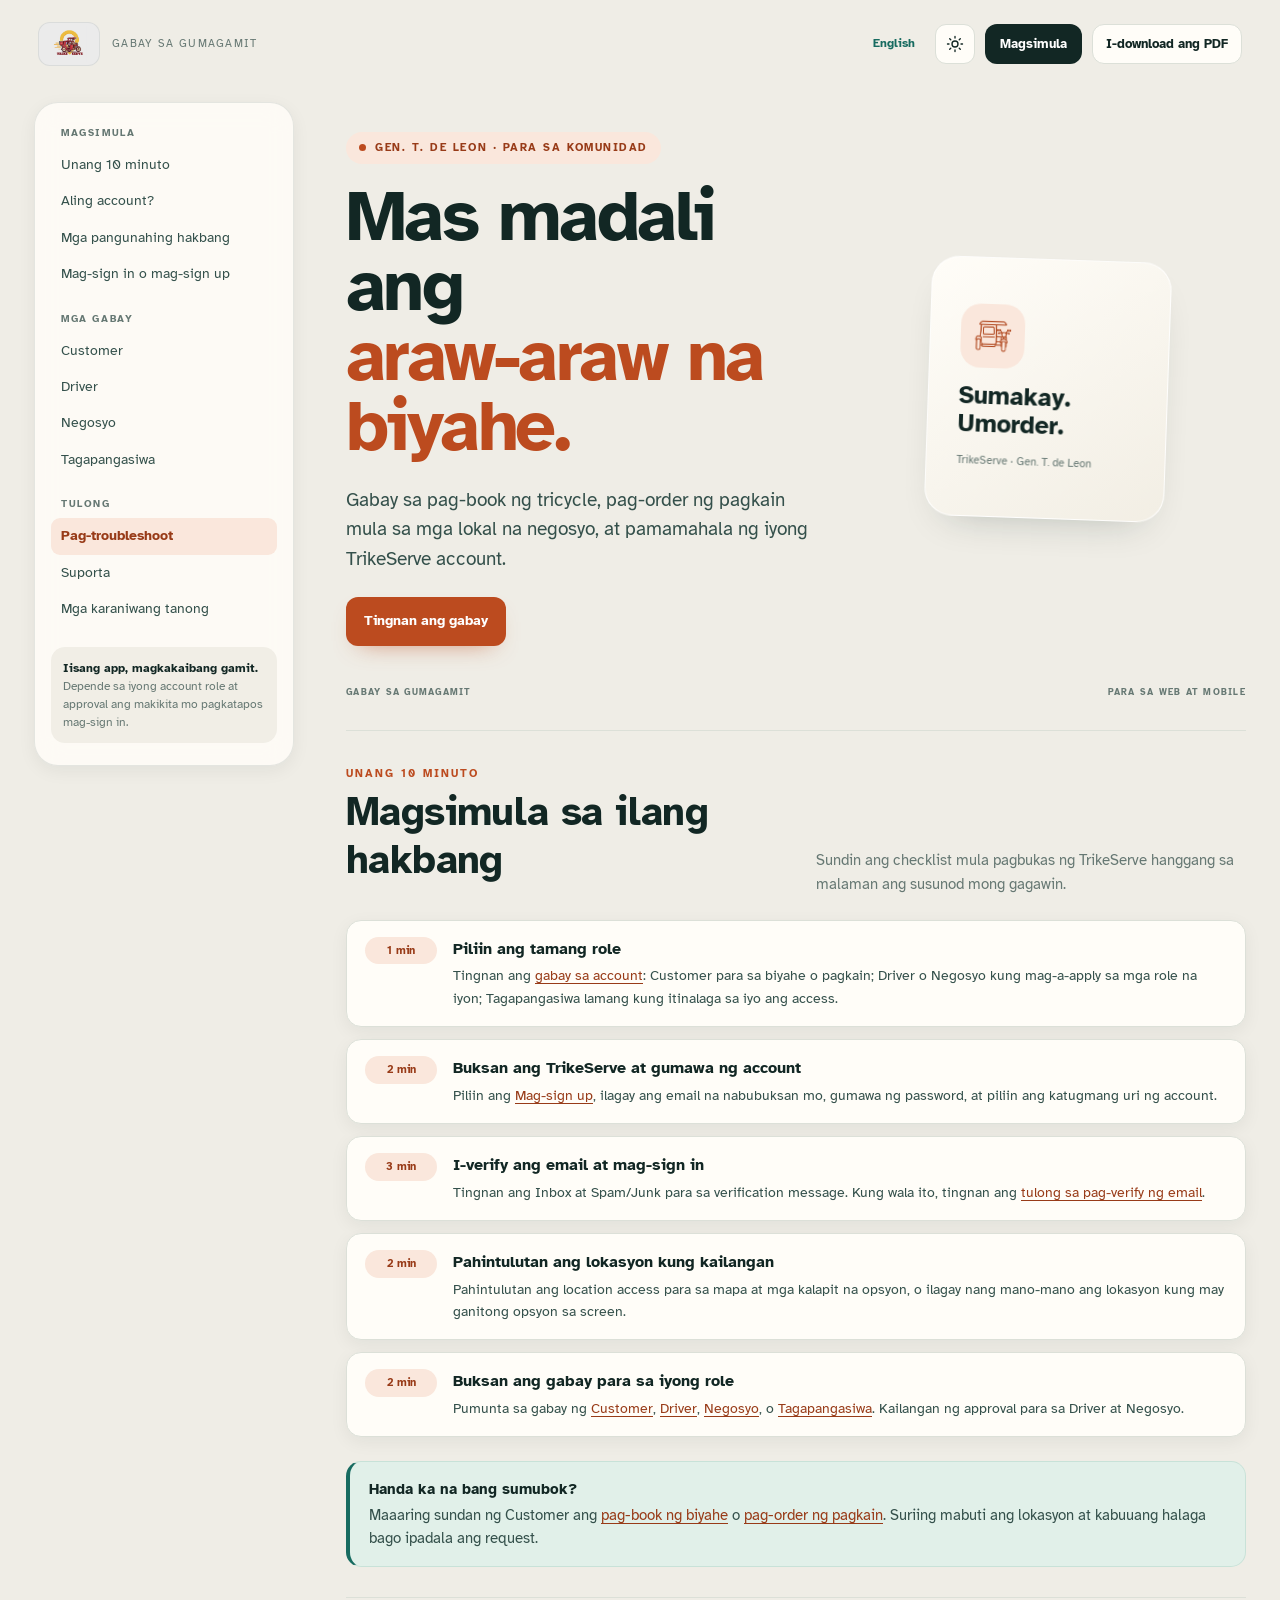
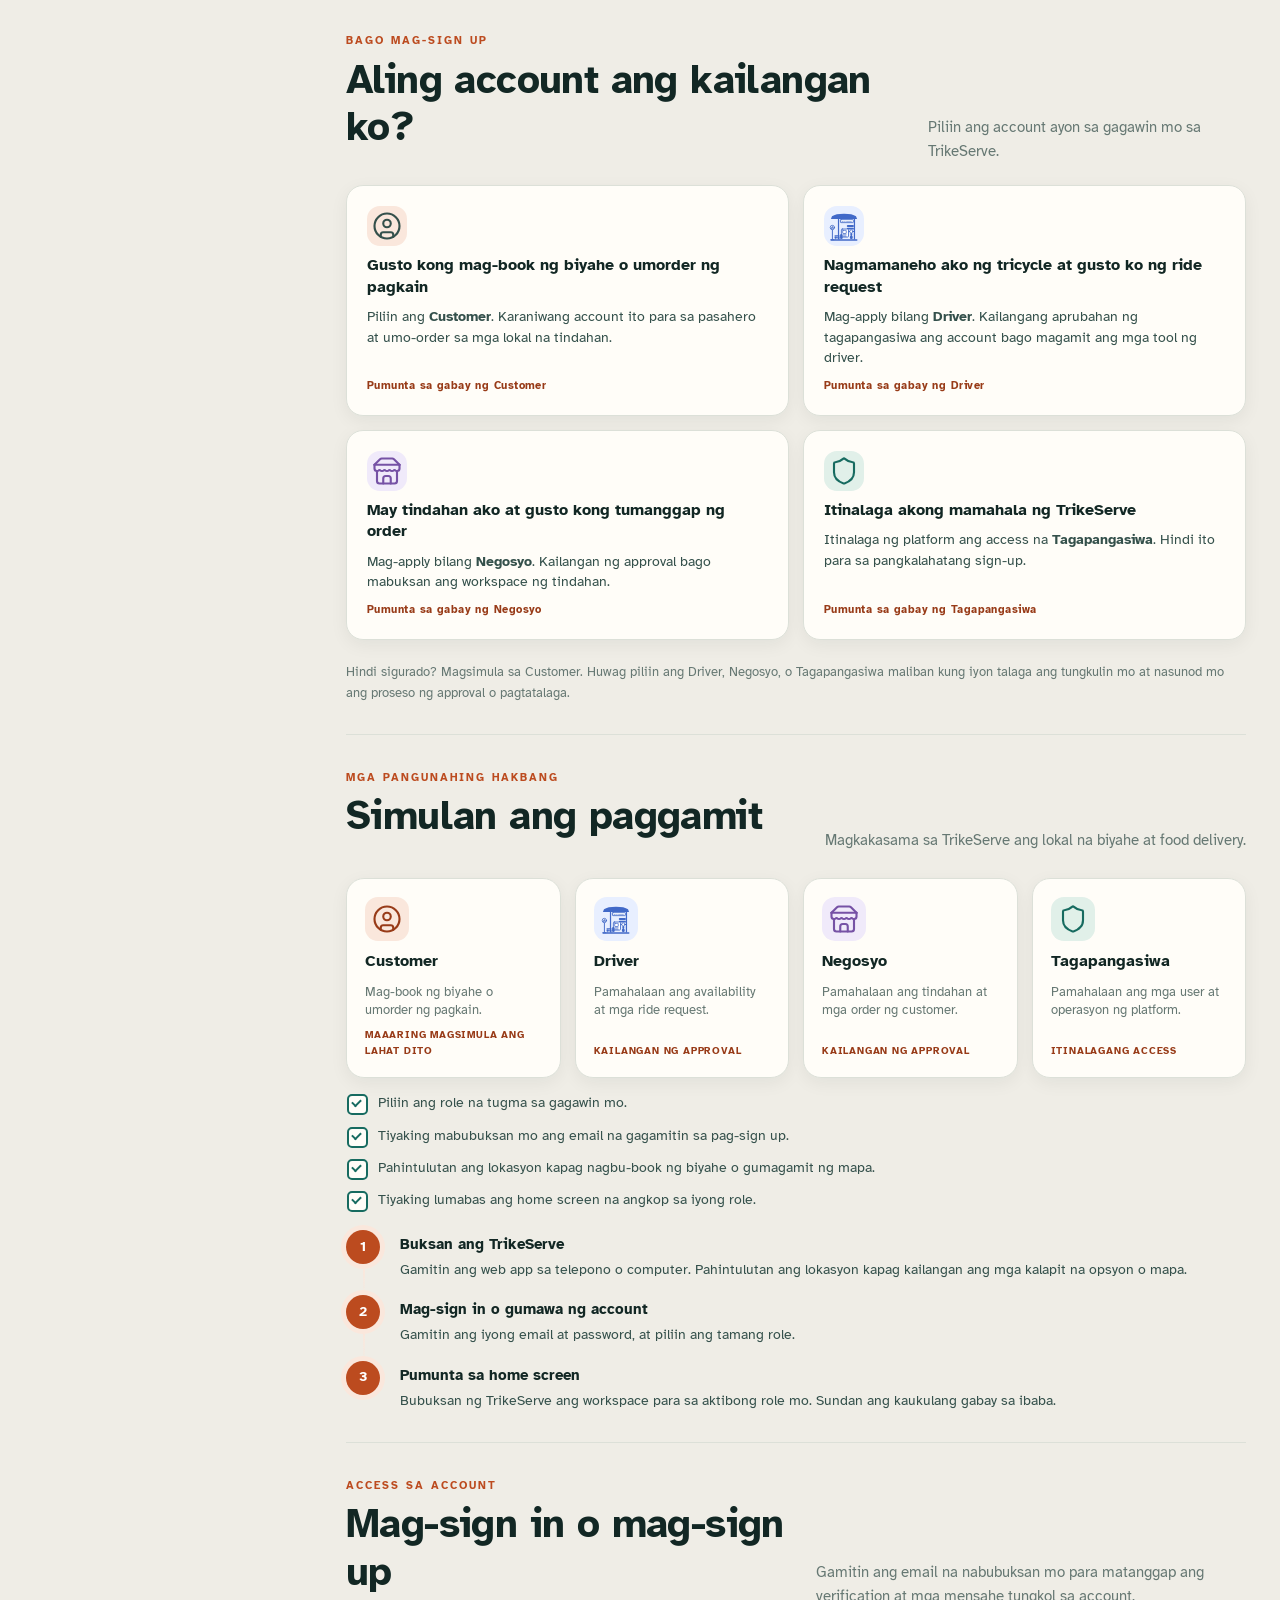
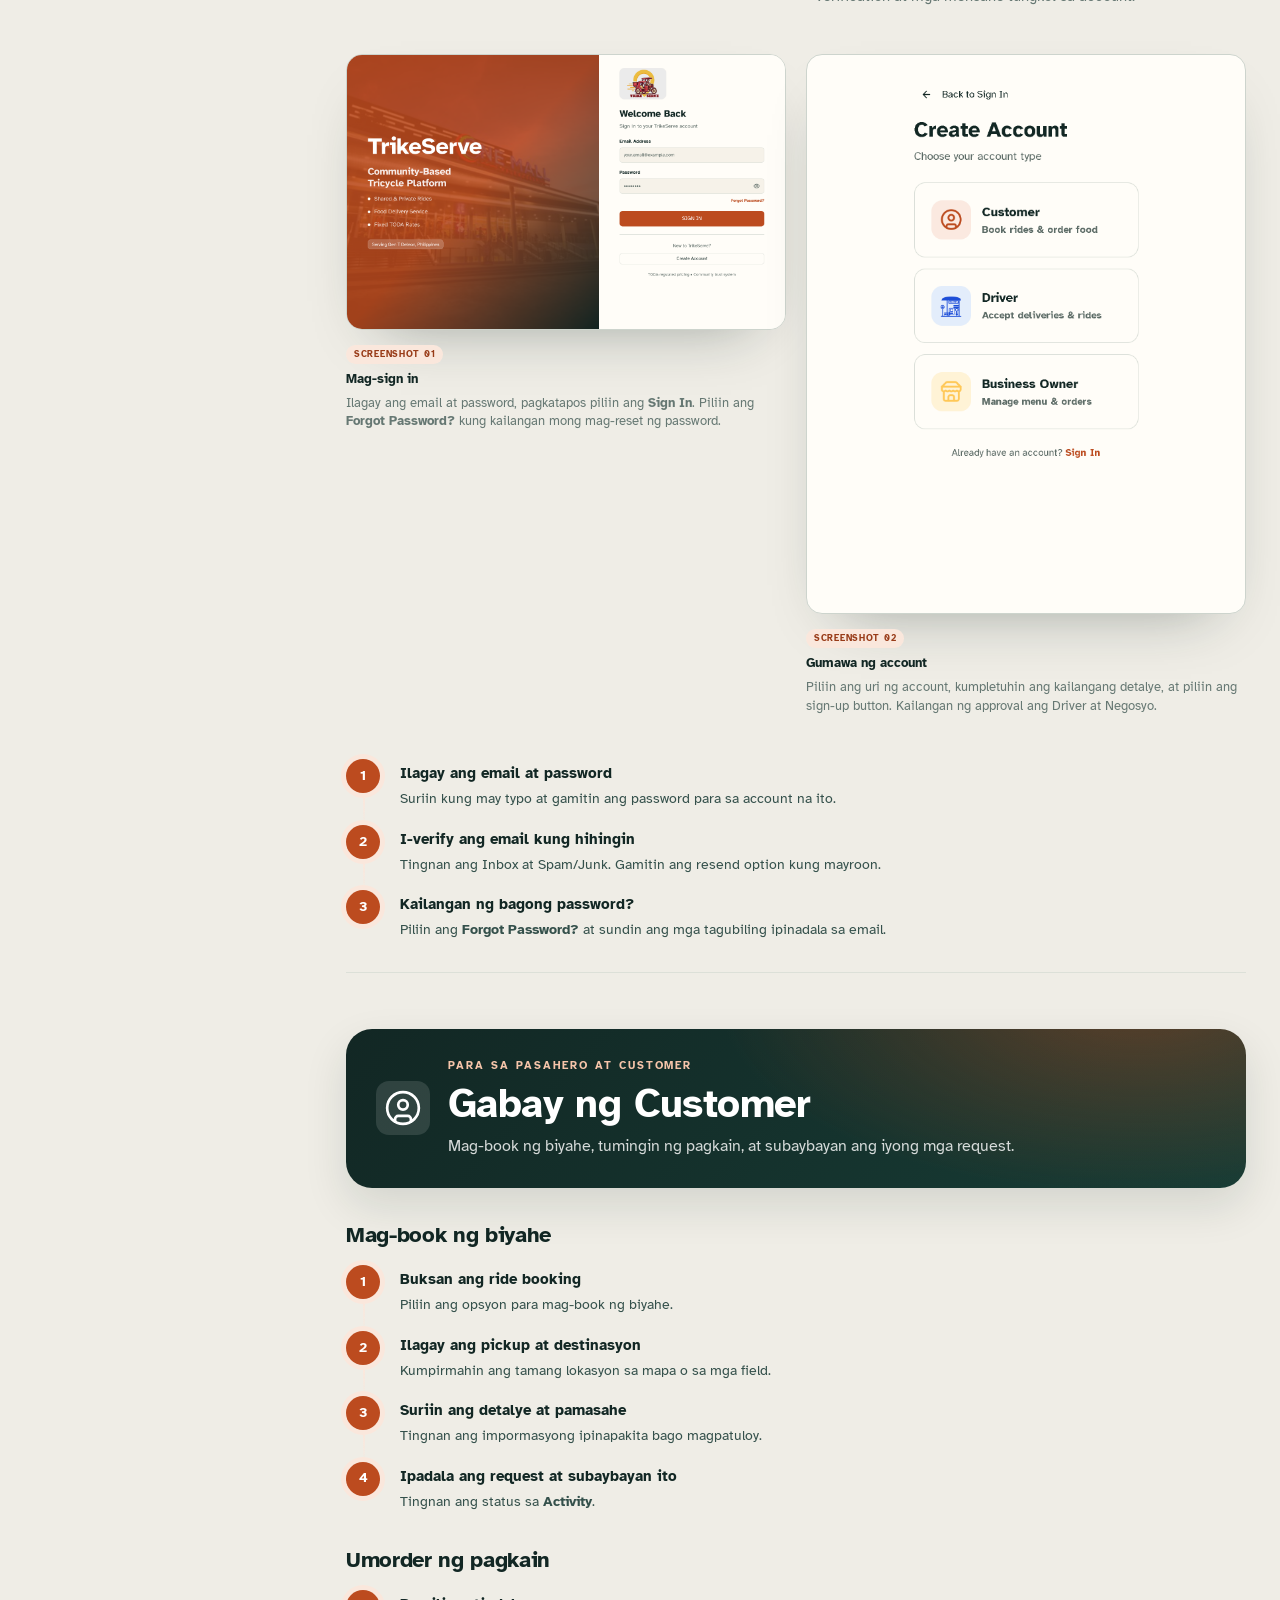
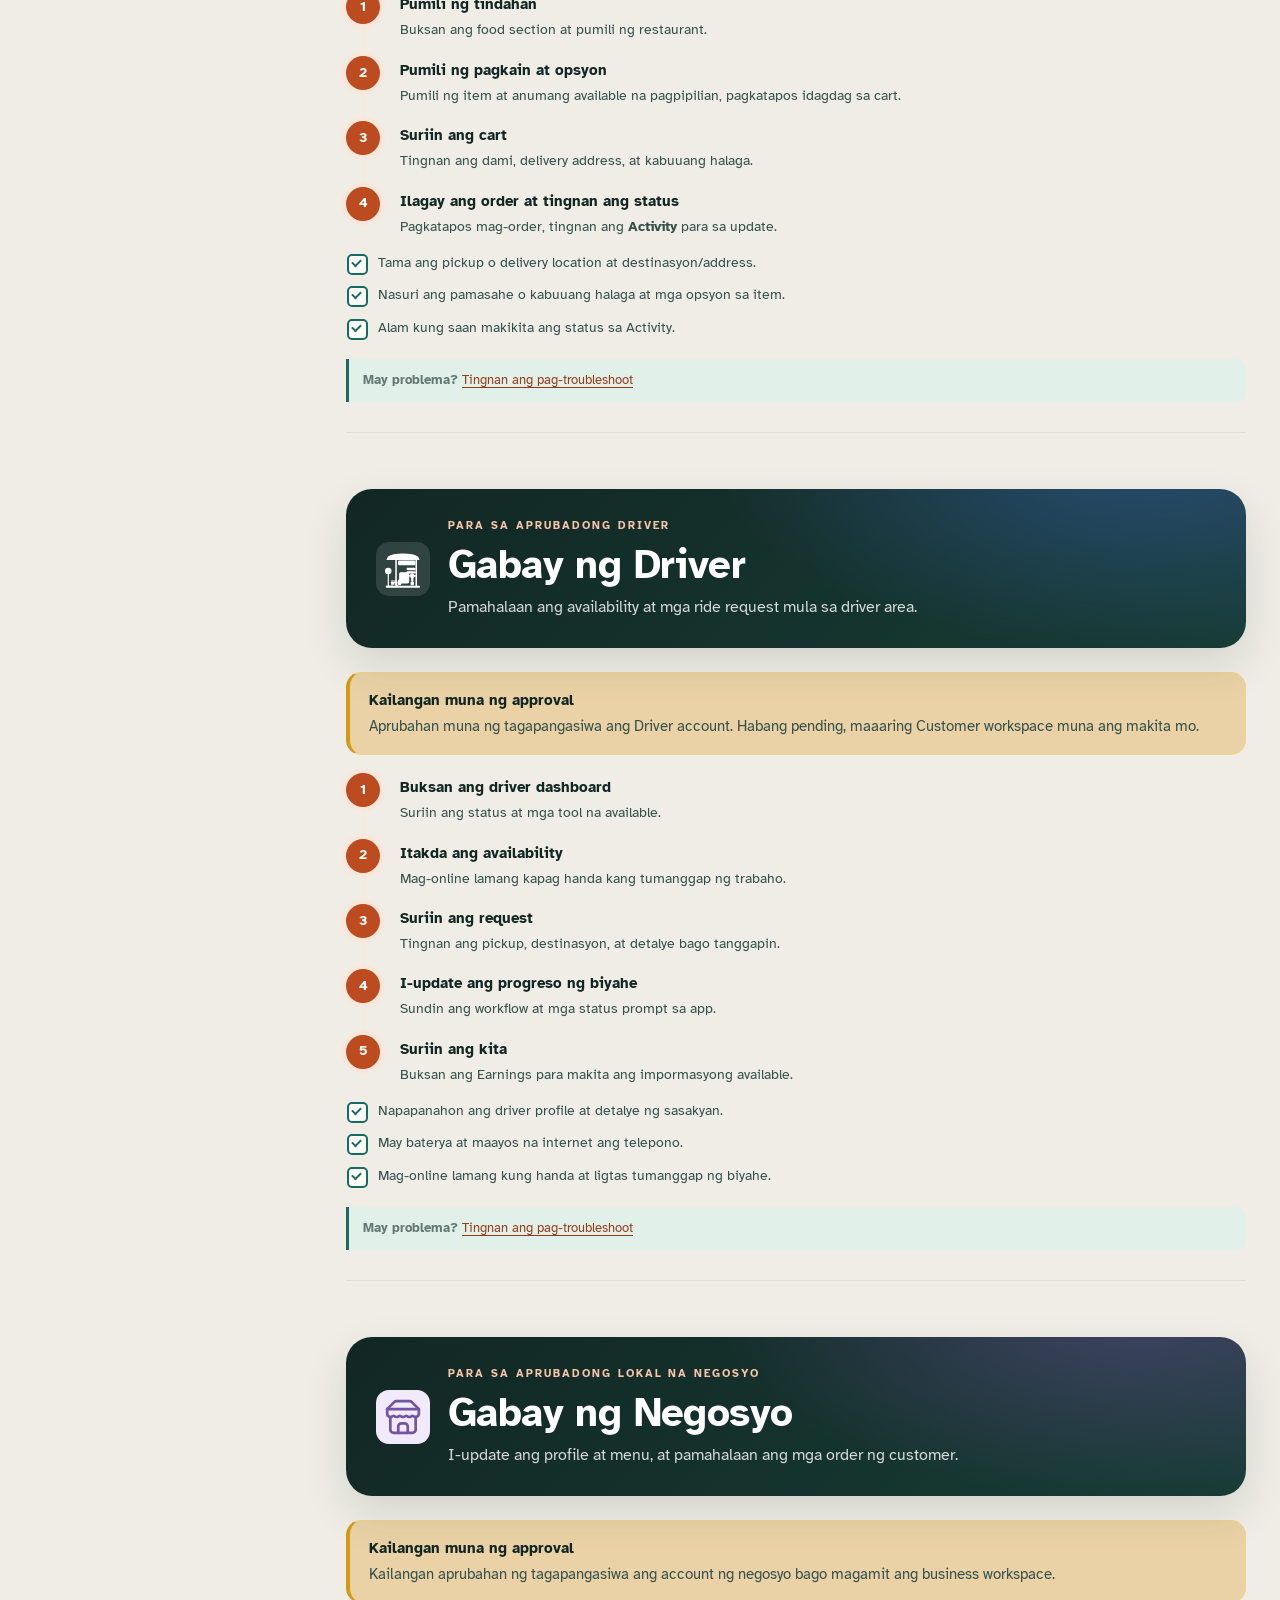
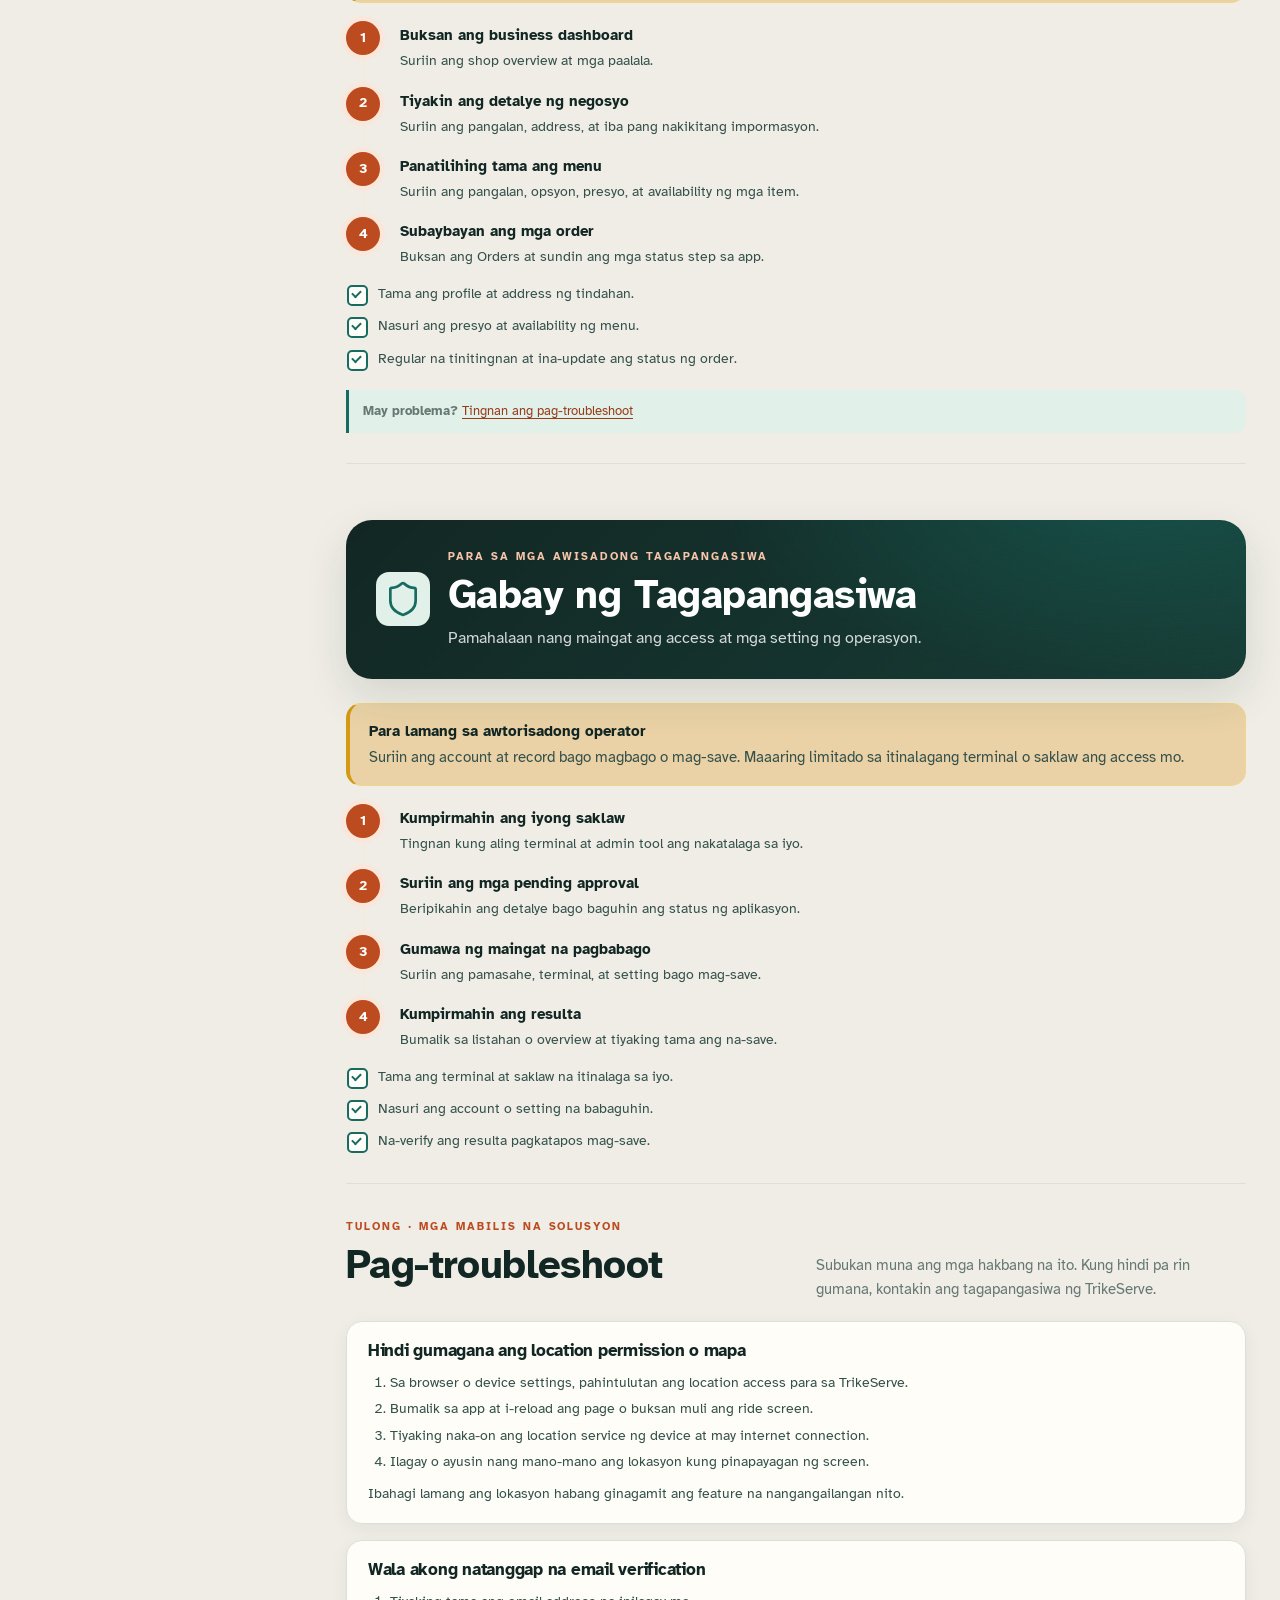
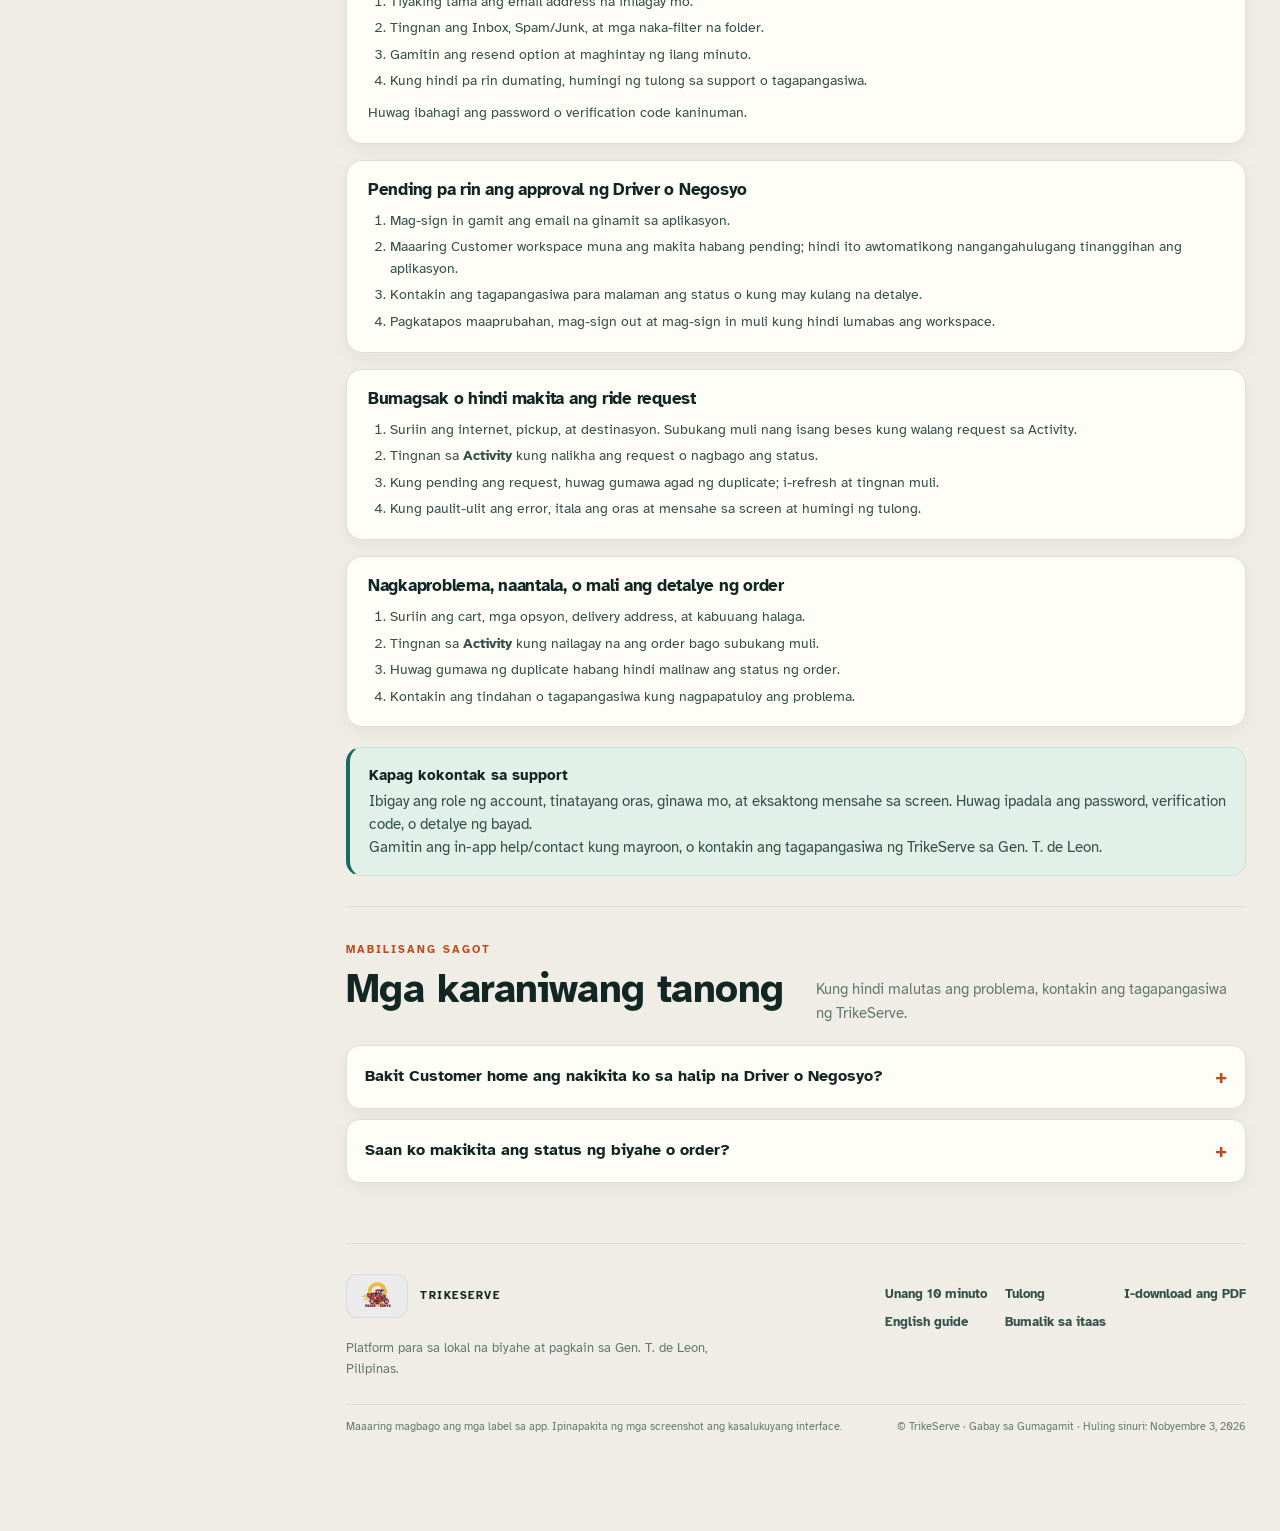
<file: fil/index.html>
<!doctype html>
<html lang="fil">
<head>
  <meta charset="utf-8">
  <meta name="viewport" content="width=device-width, initial-scale=1">
  <meta name="description" content="Gabay sa paggamit ng TrikeServe para sa biyahe, pagkain, drayber, negosyo, at tagapangasiwa.">
  <script>try{const saved=localStorage.getItem('trikeserve_manual_theme');document.documentElement.classList.toggle('dark',saved?saved==='dark':matchMedia('(prefers-color-scheme: dark)').matches)}catch{}</script>
  <title>TrikeServe · Gabay sa Gumagamit</title>
  <link rel="stylesheet" href="../assets/manual.css">
</head>
<body>
  <div class="reading-progress" role="progressbar" aria-label="Pag-usad sa pagbabasa" aria-valuemin="0" aria-valuemax="100" aria-valuenow="0"><span></span></div>
  <a class="skip-link" href="#main-content">Lumaktaw sa nilalaman</a>
  <header class="topbar">
    <a class="brand" href="#top"><img src="../assets/trikeserve-logo.jpg" alt="TrikeServe"><span>GABAY SA GUMAGAMIT</span></a>
    <div class="top-actions"><a class="language-link" href="../">English</a><button class="theme-toggle" type="button" aria-label="Lumipat sa dark mode" aria-pressed="false"><svg class="theme-sun" viewBox="0 0 24 24" aria-hidden="true"><circle cx="12" cy="12" r="4"/><path d="M12 2v2m0 16v2M4.93 4.93l1.42 1.42m11.3 11.3 1.42 1.42M2 12h2m16 0h2M4.93 19.07l1.42-1.42m11.3-11.3 1.42-1.42"/></svg><svg class="theme-moon" viewBox="0 0 24 24" aria-hidden="true"><path d="M20.9 13.1A8.5 8.5 0 0 1 10.9 3.1 8.5 8.5 0 1 0 20.9 13.1Z"/></svg></button><a class="top-action" href="#first-ten-minutes">Magsimula</a><a class="pdf-action" href="trikeserve-user-manual-fil.pdf" download>I-download ang PDF</a></div>
  </header>
  <nav class="mobile-nav" aria-label="Mabilisang nabigasyon">
    <a href="#first-ten-minutes">Unang 10 minuto</a><a href="#account-guide">Aling account?</a><a href="#quick-start">Mga pangunahing hakbang</a><a href="#sign-in">Mag-sign up</a><a href="#customer">Customer</a><a href="#rider">Driver</a><a href="#business">Negosyo</a><a href="#admin">Admin</a><a href="#troubleshooting">Tulong</a>
  </nav>
  <div class="shell" id="top">
    <aside class="sidebar" aria-label="Mga bahagi ng gabay">
      <div class="nav-title">MAGSIMULA</div>
      <a href="#first-ten-minutes">Unang 10 minuto</a><a href="#account-guide">Aling account?</a><a href="#quick-start">Mga pangunahing hakbang</a><a href="#sign-in">Mag-sign in o mag-sign up</a>
      <div class="nav-title">MGA GABAY</div>
      <a href="#customer">Customer</a><a href="#rider">Driver</a><a href="#business">Negosyo</a><a href="#admin">Tagapangasiwa</a>
      <div class="nav-title">TULONG</div>
      <a href="#troubleshooting">Pag-troubleshoot</a><a href="#support">Suporta</a><a href="#faq">Mga karaniwang tanong</a>
      <div class="role-key"><b>Iisang app, magkakaibang gamit.</b><br>Depende sa iyong account role at approval ang makikita mo pagkatapos mag-sign in.</div>
    </aside>
    <main id="main-content" tabindex="-1">
      <section class="hero">
        <div class="hero-copy"><div class="kicker">GEN. T. DE LEON · PARA SA KOMUNIDAD</div><h1>Mas madali ang<br><em>araw-araw na biyahe.</em></h1><p class="sub">Gabay sa pag-book ng tricycle, pag-order ng pagkain mula sa mga lokal na negosyo, at pamamahala ng iyong TrikeServe account.</p><a class="button" href="#first-ten-minutes">Tingnan ang gabay</a></div>
        <div class="hero-art" aria-hidden="true"><div class="hero-card"><span class="hero-vehicle"><img src="../assets/tricycle-hero.png" alt="" aria-hidden="true"></span><strong>Sumakay.<br>Umorder.</strong><small>TrikeServe · Gen. T. de Leon</small></div></div>
        <div class="hero-foot"><span>GABAY SA GUMAGAMIT</span><span>PARA SA WEB AT MOBILE</span></div>
      </section>
      <nav class="pdf-toc" aria-label="Nilalaman" aria-hidden="true"><h2>Nilalaman ng gabay</h2><ol></ol></nav>
      <section class="doc-section first-ten" id="first-ten-minutes"><div class="section-head"><div><span class="eyebrow">UNANG 10 MINUTO</span><h2>Magsimula sa ilang hakbang</h2></div><p>Sundin ang checklist mula pagbukas ng TrikeServe hanggang sa malaman ang susunod mong gagawin.</p></div>
        <ol class="ten-minute-list">
          <li><span class="minute">1 min</span><div><b>Piliin ang tamang role</b><p>Tingnan ang <a href="#account-guide">gabay sa account</a>: Customer para sa biyahe o pagkain; Driver o Negosyo kung mag-a-apply sa mga role na iyon; Tagapangasiwa lamang kung itinalaga sa iyo ang access.</p></div></li>
          <li><span class="minute">2 min</span><div><b>Buksan ang TrikeServe at gumawa ng account</b><p>Piliin ang <a href="#sign-in">Mag-sign up</a>, ilagay ang email na nabubuksan mo, gumawa ng password, at piliin ang katugmang uri ng account.</p></div></li>
          <li><span class="minute">3 min</span><div><b>I-verify ang email at mag-sign in</b><p>Tingnan ang Inbox at Spam/Junk para sa verification message. Kung wala ito, tingnan ang <a href="#troubleshooting">tulong sa pag-verify ng email</a>.</p></div></li>
          <li><span class="minute">2 min</span><div><b>Pahintulutan ang lokasyon kung kailangan</b><p>Pahintulutan ang location access para sa mapa at mga kalapit na opsyon, o ilagay nang mano-mano ang lokasyon kung may ganitong opsyon sa screen.</p></div></li>
          <li><span class="minute">2 min</span><div><b>Buksan ang gabay para sa iyong role</b><p>Pumunta sa gabay ng <a href="#customer">Customer</a>, <a href="#rider">Driver</a>, <a href="#business">Negosyo</a>, o <a href="#admin">Tagapangasiwa</a>. Kailangan ng approval para sa Driver at Negosyo.</p></div></li>
        </ol><div class="callout note"><b>Handa ka na bang sumubok?</b><p>Maaaring sundan ng Customer ang <a href="#customer">pag-book ng biyahe</a> o <a href="#customer">pag-order ng pagkain</a>. Suriing mabuti ang lokasyon at kabuuang halaga bago ipadala ang request.</p></div>
      </section>
      <section class="doc-section decision-guide" id="account-guide"><div class="section-head"><div><span class="eyebrow">BAGO MAG-SIGN UP</span><h2>Aling account ang kailangan ko?</h2></div><p>Piliin ang account ayon sa gagawin mo sa TrikeServe.</p></div><div class="decision-grid">
        <a class="decision-card" href="#customer"><span class="role-icon" aria-hidden="true"><svg viewBox="0 0 24 24" fill="none" stroke="currentColor" stroke-width="2" stroke-linecap="round" stroke-linejoin="round" aria-hidden="true" focusable="false"><circle cx="12" cy="12" r="10"/><circle cx="12" cy="10" r="3"/><path d="M7 20.662V19a2 2 0 0 1 2-2h6a2 2 0 0 1 2 2v1.662"/></svg></span><b>Gusto kong mag-book ng biyahe o umorder ng pagkain</b><span>Piliin ang <strong>Customer</strong>. Karaniwang account ito para sa pasahero at umo-order sa mga lokal na tindahan.</span><small>Pumunta sa gabay ng Customer</small></a>
        <a class="decision-card" href="#rider"><span class="role-icon rider-icon" aria-hidden="true"><svg viewBox="0 0 320 320" fill="currentColor" aria-hidden="true" focusable="false"><!--
  The TrikeServe terminal icon, traced from the supplied artwork and kept as the
  one copy of it (TerminalIcon.tsx reads this file raw and substitutes the
  terminal's colour into it).

  The background is deliberately absent. The source image was a rounded white
  tile, and that tile is exactly what has to go: painted onto a pale map or a
  light card it reads as a box *around* the terminal rather than the terminal
  itself, and the drop-off checks draw this icon on top of roads.

  Every stroke and fill is `currentColor` — the token TerminalIcon.tsx replaces
  with the terminal's own hex — except the sign board, the cabin and the window
  interiors, which stay white so the icon keeps its internal contrast whatever
  hue an admin picks. A single-colour icon is unreadable on a pale yellow
  terminal.

  Coordinates are absolute in a 320x320 box so this can be dropped straight into
  either an <svg> element or a Google Maps data URI.
-->
<g>
  <!-- canopy: flat underside, domed top -->
  <path d="M 20 84 L 32 56 C 58 37 100 29 160 29 C 220 29 262 37 288 56 L 300 84 Z" fill="currentColor"/>
  <!-- posts -->
  <rect x="95" y="80" width="13" height="224" fill="currentColor"/>
  <rect x="265" y="80" width="13" height="224" fill="currentColor"/>

  <!-- hanging sign board; textLength forces it to fit whatever font resolves -->
  <rect x="122" y="92" width="138" height="32" rx="6" fill="#FFFFFF" stroke="currentColor" stroke-width="9"/>
  <text x="191" y="114" font-family="Arial, Helvetica, sans-serif" font-size="17"
        font-weight="700" fill="currentColor" text-anchor="middle"
        textLength="116" lengthAdjust="spacingAndGlyphs">TRICYCLE TERMINAL</text>

  <!-- stop sign on its post, with a tiny tricycle pictogram inside -->
  <circle cx="36" cy="176" r="23" fill="#FFFFFF" stroke="currentColor" stroke-width="9"/>
  <rect x="30" y="163" width="13" height="9" rx="4.5" fill="currentColor"/>
  <rect x="22" y="172" width="28" height="15" rx="4" fill="currentColor"/>
  <circle cx="27" cy="190" r="5" fill="currentColor"/>
  <circle cx="45" cy="190" r="5" fill="currentColor"/>
  <rect x="31" y="199" width="10" height="103" fill="currentColor"/>
  <rect x="14" y="300" width="44" height="12" rx="6" fill="currentColor"/>

  <!-- bench -->
  <rect x="58" y="256" width="56" height="9" rx="4.5" fill="currentColor"/>
  <rect x="59" y="268" width="25" height="24" rx="4" fill="currentColor"/>
  <rect x="88" y="268" width="25" height="24" rx="4" fill="currentColor"/>
  <rect x="64" y="292" width="8" height="12" fill="currentColor"/>
  <rect x="112" y="292" width="8" height="12" fill="currentColor"/>

  <!-- tricycle: canopy bars, cabin, window, seat lines, rear wheel, handlebar -->
  <rect x="190" y="150" width="76" height="20" rx="10" fill="currentColor"/>
  <rect x="190" y="178" width="76" height="20" rx="10" fill="currentColor"/>
  <rect x="132" y="192" width="76" height="86" rx="10" fill="#FFFFFF" stroke="currentColor" stroke-width="9"/>
  <rect x="146" y="206" width="38" height="34" rx="4" fill="#FFFFFF" stroke="currentColor" stroke-width="8"/>
  <rect x="146" y="250" width="42" height="9" rx="4.5" fill="currentColor"/>
  <rect x="146" y="264" width="42" height="9" rx="4.5" fill="currentColor"/>
  <rect x="118" y="246" width="28" height="52" rx="14" fill="currentColor"/>
  <circle cx="238" cy="218" r="17" fill="#FFFFFF" stroke="currentColor" stroke-width="8"/>
  <rect x="206" y="213" width="18" height="10" rx="5" fill="currentColor"/>
  <rect x="253" y="213" width="20" height="10" rx="5" fill="currentColor"/>
  <rect x="228" y="234" width="20" height="32" rx="9" fill="currentColor"/>
  <rect x="223" y="264" width="30" height="34" rx="13" fill="currentColor"/>

  <!-- ground -->
  <rect x="16" y="302" width="288" height="15" rx="7.5" fill="currentColor"/>
</g></svg></span><b>Nagmamaneho ako ng tricycle at gusto ko ng ride request</b><span>Mag-apply bilang <strong>Driver</strong>. Kailangang aprubahan ng tagapangasiwa ang account bago magamit ang mga tool ng driver.</span><small>Pumunta sa gabay ng Driver</small></a>
        <a class="decision-card" href="#business"><span class="role-icon business-icon" aria-hidden="true"><svg viewBox="0 0 24 24" fill="none" stroke="currentColor" stroke-width="2" stroke-linecap="round" stroke-linejoin="round" aria-hidden="true" focusable="false"><path d="m2 7 4.41-4.41A2 2 0 0 1 7.83 2h8.34a2 2 0 0 1 1.42.59L22 7"/><path d="M4 12v8a2 2 0 0 0 2 2h12a2 2 0 0 0 2-2v-8"/><path d="M15 22v-4a2 2 0 0 0-2-2h-2a2 2 0 0 0-2 2v4"/><path d="M2 7h20"/><path d="M22 7v3a2 2 0 0 1-2 2a2.7 2.7 0 0 1-1.59-.63.7.7 0 0 0-.82 0A2.7 2.7 0 0 1 16 12a2.7 2.7 0 0 1-1.59-.63.7.7 0 0 0-.82 0A2.7 2.7 0 0 1 12 12a2.7 2.7 0 0 1-1.59-.63.7.7 0 0 0-.82 0A2.7 2.7 0 0 1 8 12a2.7 2.7 0 0 1-1.59-.63.7.7 0 0 0-.82 0A2.7 2.7 0 0 1 4 12a2 2 0 0 1-2-2V7"/></svg></span><b>May tindahan ako at gusto kong tumanggap ng order</b><span>Mag-apply bilang <strong>Negosyo</strong>. Kailangan ng approval bago mabuksan ang workspace ng tindahan.</span><small>Pumunta sa gabay ng Negosyo</small></a>
        <a class="decision-card" href="#admin"><span class="role-icon admin-icon" aria-hidden="true"><svg viewBox="0 0 24 24" fill="none" stroke="currentColor" stroke-width="2" stroke-linecap="round" stroke-linejoin="round" aria-hidden="true" focusable="false"><path d="M20 13c0 5-3.5 7.5-7.66 8.95a1 1 0 0 1-.67-.01C7.5 20.5 4 18 4 13V6a1 1 0 0 1 1-1c2 0 4.5-1.2 6.24-2.72a1.17 1.17 0 0 1 1.52 0C14.51 3.81 17 5 19 5a1 1 0 0 1 1 1z"/></svg></span><b>Itinalaga akong mamahala ng TrikeServe</b><span>Itinalaga ng platform ang access na <strong>Tagapangasiwa</strong>. Hindi ito para sa pangkalahatang sign-up.</span><small>Pumunta sa gabay ng Tagapangasiwa</small></a>
      </div><p class="decision-note">Hindi sigurado? Magsimula sa Customer. Huwag piliin ang Driver, Negosyo, o Tagapangasiwa maliban kung iyon talaga ang tungkulin mo at nasunod mo ang proseso ng approval o pagtatalaga.</p></section>
      <section class="doc-section" id="quick-start"><div class="section-head"><div><span class="eyebrow">MGA PANGUNAHING HAKBANG</span><h2>Simulan ang paggamit</h2></div><p>Magkakasama sa TrikeServe ang lokal na biyahe at food delivery.</p></div><div class="role-grid"><a class="role-card customer" href="#customer"><span class="role-icon" aria-hidden="true"><svg viewBox="0 0 24 24" fill="none" stroke="currentColor" stroke-width="2" stroke-linecap="round" stroke-linejoin="round" aria-hidden="true" focusable="false"><circle cx="12" cy="12" r="10"/><circle cx="12" cy="10" r="3"/><path d="M7 20.662V19a2 2 0 0 1 2-2h6a2 2 0 0 1 2 2v1.662"/></svg></span><b>Customer</b><span>Mag-book ng biyahe o umorder ng pagkain.</span><small>Maaaring magsimula ang lahat dito</small></a><a class="role-card rider" href="#rider"><span class="role-icon rider-icon" aria-hidden="true"><svg viewBox="0 0 320 320" fill="currentColor" aria-hidden="true" focusable="false"><!--
  The TrikeServe terminal icon, traced from the supplied artwork and kept as the
  one copy of it (TerminalIcon.tsx reads this file raw and substitutes the
  terminal's colour into it).

  The background is deliberately absent. The source image was a rounded white
  tile, and that tile is exactly what has to go: painted onto a pale map or a
  light card it reads as a box *around* the terminal rather than the terminal
  itself, and the drop-off checks draw this icon on top of roads.

  Every stroke and fill is `currentColor` — the token TerminalIcon.tsx replaces
  with the terminal's own hex — except the sign board, the cabin and the window
  interiors, which stay white so the icon keeps its internal contrast whatever
  hue an admin picks. A single-colour icon is unreadable on a pale yellow
  terminal.

  Coordinates are absolute in a 320x320 box so this can be dropped straight into
  either an <svg> element or a Google Maps data URI.
-->
<g>
  <!-- canopy: flat underside, domed top -->
  <path d="M 20 84 L 32 56 C 58 37 100 29 160 29 C 220 29 262 37 288 56 L 300 84 Z" fill="currentColor"/>
  <!-- posts -->
  <rect x="95" y="80" width="13" height="224" fill="currentColor"/>
  <rect x="265" y="80" width="13" height="224" fill="currentColor"/>

  <!-- hanging sign board; textLength forces it to fit whatever font resolves -->
  <rect x="122" y="92" width="138" height="32" rx="6" fill="#FFFFFF" stroke="currentColor" stroke-width="9"/>
  <text x="191" y="114" font-family="Arial, Helvetica, sans-serif" font-size="17"
        font-weight="700" fill="currentColor" text-anchor="middle"
        textLength="116" lengthAdjust="spacingAndGlyphs">TRICYCLE TERMINAL</text>

  <!-- stop sign on its post, with a tiny tricycle pictogram inside -->
  <circle cx="36" cy="176" r="23" fill="#FFFFFF" stroke="currentColor" stroke-width="9"/>
  <rect x="30" y="163" width="13" height="9" rx="4.5" fill="currentColor"/>
  <rect x="22" y="172" width="28" height="15" rx="4" fill="currentColor"/>
  <circle cx="27" cy="190" r="5" fill="currentColor"/>
  <circle cx="45" cy="190" r="5" fill="currentColor"/>
  <rect x="31" y="199" width="10" height="103" fill="currentColor"/>
  <rect x="14" y="300" width="44" height="12" rx="6" fill="currentColor"/>

  <!-- bench -->
  <rect x="58" y="256" width="56" height="9" rx="4.5" fill="currentColor"/>
  <rect x="59" y="268" width="25" height="24" rx="4" fill="currentColor"/>
  <rect x="88" y="268" width="25" height="24" rx="4" fill="currentColor"/>
  <rect x="64" y="292" width="8" height="12" fill="currentColor"/>
  <rect x="112" y="292" width="8" height="12" fill="currentColor"/>

  <!-- tricycle: canopy bars, cabin, window, seat lines, rear wheel, handlebar -->
  <rect x="190" y="150" width="76" height="20" rx="10" fill="currentColor"/>
  <rect x="190" y="178" width="76" height="20" rx="10" fill="currentColor"/>
  <rect x="132" y="192" width="76" height="86" rx="10" fill="#FFFFFF" stroke="currentColor" stroke-width="9"/>
  <rect x="146" y="206" width="38" height="34" rx="4" fill="#FFFFFF" stroke="currentColor" stroke-width="8"/>
  <rect x="146" y="250" width="42" height="9" rx="4.5" fill="currentColor"/>
  <rect x="146" y="264" width="42" height="9" rx="4.5" fill="currentColor"/>
  <rect x="118" y="246" width="28" height="52" rx="14" fill="currentColor"/>
  <circle cx="238" cy="218" r="17" fill="#FFFFFF" stroke="currentColor" stroke-width="8"/>
  <rect x="206" y="213" width="18" height="10" rx="5" fill="currentColor"/>
  <rect x="253" y="213" width="20" height="10" rx="5" fill="currentColor"/>
  <rect x="228" y="234" width="20" height="32" rx="9" fill="currentColor"/>
  <rect x="223" y="264" width="30" height="34" rx="13" fill="currentColor"/>

  <!-- ground -->
  <rect x="16" y="302" width="288" height="15" rx="7.5" fill="currentColor"/>
</g></svg></span><b>Driver</b><span>Pamahalaan ang availability at mga ride request.</span><small>Kailangan ng approval</small></a><a class="role-card business" href="#business"><span class="role-icon business-icon" aria-hidden="true"><svg viewBox="0 0 24 24" fill="none" stroke="currentColor" stroke-width="2" stroke-linecap="round" stroke-linejoin="round" aria-hidden="true" focusable="false"><path d="m2 7 4.41-4.41A2 2 0 0 1 7.83 2h8.34a2 2 0 0 1 1.42.59L22 7"/><path d="M4 12v8a2 2 0 0 0 2 2h12a2 2 0 0 0 2-2v-8"/><path d="M15 22v-4a2 2 0 0 0-2-2h-2a2 2 0 0 0-2 2v4"/><path d="M2 7h20"/><path d="M22 7v3a2 2 0 0 1-2 2a2.7 2.7 0 0 1-1.59-.63.7.7 0 0 0-.82 0A2.7 2.7 0 0 1 16 12a2.7 2.7 0 0 1-1.59-.63.7.7 0 0 0-.82 0A2.7 2.7 0 0 1 12 12a2.7 2.7 0 0 1-1.59-.63.7.7 0 0 0-.82 0A2.7 2.7 0 0 1 8 12a2.7 2.7 0 0 1-1.59-.63.7.7 0 0 0-.82 0A2.7 2.7 0 0 1 4 12a2 2 0 0 1-2-2V7"/></svg></span><b>Negosyo</b><span>Pamahalaan ang tindahan at mga order ng customer.</span><small>Kailangan ng approval</small></a><a class="role-card admin" href="#admin"><span class="role-icon admin-icon" aria-hidden="true"><svg viewBox="0 0 24 24" fill="none" stroke="currentColor" stroke-width="2" stroke-linecap="round" stroke-linejoin="round" aria-hidden="true" focusable="false"><path d="M20 13c0 5-3.5 7.5-7.66 8.95a1 1 0 0 1-.67-.01C7.5 20.5 4 18 4 13V6a1 1 0 0 1 1-1c2 0 4.5-1.2 6.24-2.72a1.17 1.17 0 0 1 1.52 0C14.51 3.81 17 5 19 5a1 1 0 0 1 1 1z"/></svg></span><b>Tagapangasiwa</b><span>Pamahalaan ang mga user at operasyon ng platform.</span><small>Itinalagang access</small></a></div><ul class="task-checklist"><li>Piliin ang role na tugma sa gagawin mo.</li><li>Tiyaking mabubuksan mo ang email na gagamitin sa pag-sign up.</li><li>Pahintulutan ang lokasyon kapag nagbu-book ng biyahe o gumagamit ng mapa.</li><li>Tiyaking lumabas ang home screen na angkop sa iyong role.</li></ul><ol class="steps"><li><b>Buksan ang TrikeServe</b><span>Gamitin ang web app sa telepono o computer. Pahintulutan ang lokasyon kapag kailangan ang mga kalapit na opsyon o mapa.</span></li><li><b>Mag-sign in o gumawa ng account</b><span>Gamitin ang iyong email at password, at piliin ang tamang role.</span></li><li><b>Pumunta sa home screen</b><span>Bubuksan ng TrikeServe ang workspace para sa aktibong role mo. Sundan ang kaukulang gabay sa ibaba.</span></li></ol></section>
      <section class="doc-section" id="sign-in"><div class="section-head"><div><span class="eyebrow">ACCESS SA ACCOUNT</span><h2>Mag-sign in o mag-sign up</h2></div><p>Gamitin ang email na nabubuksan mo para matanggap ang verification at mga mensahe tungkol sa account.</p></div><div class="figure-grid"><figure class="shot"><div class="browser-frame"><img src="../assets/screenshots/01-sign-in.png" alt="Pahina ng pag-sign in sa TrikeServe"></div><figcaption><b>Mag-sign in</b>Ilagay ang email at password, pagkatapos piliin ang <strong>Sign In</strong>. Piliin ang <strong>Forgot Password?</strong> kung kailangan mong mag-reset ng password.</figcaption></figure><figure class="shot"><div class="browser-frame"><img src="../assets/screenshots/02-sign-up.png" alt="Pahina ng paggawa ng TrikeServe account"></div><figcaption><b>Gumawa ng account</b>Piliin ang uri ng account, kumpletuhin ang kailangang detalye, at piliin ang sign-up button. Kailangan ng approval ang Driver at Negosyo.</figcaption></figure></div><ol class="steps"><li><b>Ilagay ang email at password</b><span>Suriin kung may typo at gamitin ang password para sa account na ito.</span></li><li><b>I-verify ang email kung hihingin</b><span>Tingnan ang Inbox at Spam/Junk. Gamitin ang resend option kung mayroon.</span></li><li><b>Kailangan ng bagong password?</b><span>Piliin ang <strong>Forgot Password?</strong> at sundin ang mga tagubiling ipinadala sa email.</span></li></ol></section>
      <section class="doc-section" id="customer"><div class="role-banner customer-banner"><span class="role-icon" aria-hidden="true"><svg viewBox="0 0 24 24" fill="none" stroke="currentColor" stroke-width="2" stroke-linecap="round" stroke-linejoin="round" aria-hidden="true" focusable="false"><circle cx="12" cy="12" r="10"/><circle cx="12" cy="10" r="3"/><path d="M7 20.662V19a2 2 0 0 1 2-2h6a2 2 0 0 1 2 2v1.662"/></svg></span><div><span class="eyebrow">PARA SA PASAHERO AT CUSTOMER</span><h2>Gabay ng Customer</h2><p>Mag-book ng biyahe, tumingin ng pagkain, at subaybayan ang iyong mga request.</p></div></div><h3>Mag-book ng biyahe</h3><ol class="steps"><li><b>Buksan ang ride booking</b><span>Piliin ang opsyon para mag-book ng biyahe.</span></li><li><b>Ilagay ang pickup at destinasyon</b><span>Kumpirmahin ang tamang lokasyon sa mapa o sa mga field.</span></li><li><b>Suriin ang detalye at pamasahe</b><span>Tingnan ang impormasyong ipinapakita bago magpatuloy.</span></li><li><b>Ipadala ang request at subaybayan ito</b><span>Tingnan ang status sa <strong>Activity</strong>.</span></li></ol><h3>Umorder ng pagkain</h3><ol class="steps"><li><b>Pumili ng tindahan</b><span>Buksan ang food section at pumili ng restaurant.</span></li><li><b>Pumili ng pagkain at opsyon</b><span>Pumili ng item at anumang available na pagpipilian, pagkatapos idagdag sa cart.</span></li><li><b>Suriin ang cart</b><span>Tingnan ang dami, delivery address, at kabuuang halaga.</span></li><li><b>Ilagay ang order at tingnan ang status</b><span>Pagkatapos mag-order, tingnan ang <strong>Activity</strong> para sa update.</span></li></ol><ul class="task-checklist"><li>Tama ang pickup o delivery location at destinasyon/address.</li><li>Nasuri ang pamasahe o kabuuang halaga at mga opsyon sa item.</li><li>Alam kung saan makikita ang status sa Activity.</li></ul><p class="related-links"><strong>May problema?</strong> <a href="#troubleshooting">Tingnan ang pag-troubleshoot</a></p></section>
      <section class="doc-section" id="rider"><div class="role-banner rider-banner"><span class="role-icon rider-icon" aria-hidden="true"><svg viewBox="0 0 320 320" fill="currentColor" aria-hidden="true" focusable="false"><!--
  The TrikeServe terminal icon, traced from the supplied artwork and kept as the
  one copy of it (TerminalIcon.tsx reads this file raw and substitutes the
  terminal's colour into it).

  The background is deliberately absent. The source image was a rounded white
  tile, and that tile is exactly what has to go: painted onto a pale map or a
  light card it reads as a box *around* the terminal rather than the terminal
  itself, and the drop-off checks draw this icon on top of roads.

  Every stroke and fill is `currentColor` — the token TerminalIcon.tsx replaces
  with the terminal's own hex — except the sign board, the cabin and the window
  interiors, which stay white so the icon keeps its internal contrast whatever
  hue an admin picks. A single-colour icon is unreadable on a pale yellow
  terminal.

  Coordinates are absolute in a 320x320 box so this can be dropped straight into
  either an <svg> element or a Google Maps data URI.
-->
<g>
  <!-- canopy: flat underside, domed top -->
  <path d="M 20 84 L 32 56 C 58 37 100 29 160 29 C 220 29 262 37 288 56 L 300 84 Z" fill="currentColor"/>
  <!-- posts -->
  <rect x="95" y="80" width="13" height="224" fill="currentColor"/>
  <rect x="265" y="80" width="13" height="224" fill="currentColor"/>

  <!-- hanging sign board; textLength forces it to fit whatever font resolves -->
  <rect x="122" y="92" width="138" height="32" rx="6" fill="#FFFFFF" stroke="currentColor" stroke-width="9"/>
  <text x="191" y="114" font-family="Arial, Helvetica, sans-serif" font-size="17"
        font-weight="700" fill="currentColor" text-anchor="middle"
        textLength="116" lengthAdjust="spacingAndGlyphs">TRICYCLE TERMINAL</text>

  <!-- stop sign on its post, with a tiny tricycle pictogram inside -->
  <circle cx="36" cy="176" r="23" fill="#FFFFFF" stroke="currentColor" stroke-width="9"/>
  <rect x="30" y="163" width="13" height="9" rx="4.5" fill="currentColor"/>
  <rect x="22" y="172" width="28" height="15" rx="4" fill="currentColor"/>
  <circle cx="27" cy="190" r="5" fill="currentColor"/>
  <circle cx="45" cy="190" r="5" fill="currentColor"/>
  <rect x="31" y="199" width="10" height="103" fill="currentColor"/>
  <rect x="14" y="300" width="44" height="12" rx="6" fill="currentColor"/>

  <!-- bench -->
  <rect x="58" y="256" width="56" height="9" rx="4.5" fill="currentColor"/>
  <rect x="59" y="268" width="25" height="24" rx="4" fill="currentColor"/>
  <rect x="88" y="268" width="25" height="24" rx="4" fill="currentColor"/>
  <rect x="64" y="292" width="8" height="12" fill="currentColor"/>
  <rect x="112" y="292" width="8" height="12" fill="currentColor"/>

  <!-- tricycle: canopy bars, cabin, window, seat lines, rear wheel, handlebar -->
  <rect x="190" y="150" width="76" height="20" rx="10" fill="currentColor"/>
  <rect x="190" y="178" width="76" height="20" rx="10" fill="currentColor"/>
  <rect x="132" y="192" width="76" height="86" rx="10" fill="#FFFFFF" stroke="currentColor" stroke-width="9"/>
  <rect x="146" y="206" width="38" height="34" rx="4" fill="#FFFFFF" stroke="currentColor" stroke-width="8"/>
  <rect x="146" y="250" width="42" height="9" rx="4.5" fill="currentColor"/>
  <rect x="146" y="264" width="42" height="9" rx="4.5" fill="currentColor"/>
  <rect x="118" y="246" width="28" height="52" rx="14" fill="currentColor"/>
  <circle cx="238" cy="218" r="17" fill="#FFFFFF" stroke="currentColor" stroke-width="8"/>
  <rect x="206" y="213" width="18" height="10" rx="5" fill="currentColor"/>
  <rect x="253" y="213" width="20" height="10" rx="5" fill="currentColor"/>
  <rect x="228" y="234" width="20" height="32" rx="9" fill="currentColor"/>
  <rect x="223" y="264" width="30" height="34" rx="13" fill="currentColor"/>

  <!-- ground -->
  <rect x="16" y="302" width="288" height="15" rx="7.5" fill="currentColor"/>
</g></svg></span><div><span class="eyebrow">PARA SA APRUBADONG DRIVER</span><h2>Gabay ng Driver</h2><p>Pamahalaan ang availability at mga ride request mula sa driver area.</p></div></div><div class="callout warning"><b>Kailangan muna ng approval</b><p>Aprubahan muna ng tagapangasiwa ang Driver account. Habang pending, maaaring Customer workspace muna ang makita mo.</p></div><ol class="steps"><li><b>Buksan ang driver dashboard</b><span>Suriin ang status at mga tool na available.</span></li><li><b>Itakda ang availability</b><span>Mag-online lamang kapag handa kang tumanggap ng trabaho.</span></li><li><b>Suriin ang request</b><span>Tingnan ang pickup, destinasyon, at detalye bago tanggapin.</span></li><li><b>I-update ang progreso ng biyahe</b><span>Sundin ang workflow at mga status prompt sa app.</span></li><li><b>Suriin ang kita</b><span>Buksan ang Earnings para makita ang impormasyong available.</span></li></ol><ul class="task-checklist"><li>Napapanahon ang driver profile at detalye ng sasakyan.</li><li>May baterya at maayos na internet ang telepono.</li><li>Mag-online lamang kung handa at ligtas tumanggap ng biyahe.</li></ul><p class="related-links"><strong>May problema?</strong> <a href="#troubleshooting">Tingnan ang pag-troubleshoot</a></p></section>
      <section class="doc-section" id="business"><div class="role-banner business-banner"><span class="role-icon business-icon" aria-hidden="true"><svg viewBox="0 0 24 24" fill="none" stroke="currentColor" stroke-width="2" stroke-linecap="round" stroke-linejoin="round" aria-hidden="true" focusable="false"><path d="m2 7 4.41-4.41A2 2 0 0 1 7.83 2h8.34a2 2 0 0 1 1.42.59L22 7"/><path d="M4 12v8a2 2 0 0 0 2 2h12a2 2 0 0 0 2-2v-8"/><path d="M15 22v-4a2 2 0 0 0-2-2h-2a2 2 0 0 0-2 2v4"/><path d="M2 7h20"/><path d="M22 7v3a2 2 0 0 1-2 2a2.7 2.7 0 0 1-1.59-.63.7.7 0 0 0-.82 0A2.7 2.7 0 0 1 16 12a2.7 2.7 0 0 1-1.59-.63.7.7 0 0 0-.82 0A2.7 2.7 0 0 1 12 12a2.7 2.7 0 0 1-1.59-.63.7.7 0 0 0-.82 0A2.7 2.7 0 0 1 8 12a2.7 2.7 0 0 1-1.59-.63.7.7 0 0 0-.82 0A2.7 2.7 0 0 1 4 12a2 2 0 0 1-2-2V7"/></svg></span><div><span class="eyebrow">PARA SA APRUBADONG LOKAL NA NEGOSYO</span><h2>Gabay ng Negosyo</h2><p>I-update ang profile at menu, at pamahalaan ang mga order ng customer.</p></div></div><div class="callout warning"><b>Kailangan muna ng approval</b><p>Kailangan aprubahan ng tagapangasiwa ang account ng negosyo bago magamit ang business workspace.</p></div><ol class="steps"><li><b>Buksan ang business dashboard</b><span>Suriin ang shop overview at mga paalala.</span></li><li><b>Tiyakin ang detalye ng negosyo</b><span>Suriin ang pangalan, address, at iba pang nakikitang impormasyon.</span></li><li><b>Panatilihing tama ang menu</b><span>Suriin ang pangalan, opsyon, presyo, at availability ng mga item.</span></li><li><b>Subaybayan ang mga order</b><span>Buksan ang Orders at sundin ang mga status step sa app.</span></li></ol><ul class="task-checklist"><li>Tama ang profile at address ng tindahan.</li><li>Nasuri ang presyo at availability ng menu.</li><li>Regular na tinitingnan at ina-update ang status ng order.</li></ul><p class="related-links"><strong>May problema?</strong> <a href="#troubleshooting">Tingnan ang pag-troubleshoot</a></p></section>
      <section class="doc-section" id="admin"><div class="role-banner admin-banner"><span class="role-icon admin-icon" aria-hidden="true"><svg viewBox="0 0 24 24" fill="none" stroke="currentColor" stroke-width="2" stroke-linecap="round" stroke-linejoin="round" aria-hidden="true" focusable="false"><path d="M20 13c0 5-3.5 7.5-7.66 8.95a1 1 0 0 1-.67-.01C7.5 20.5 4 18 4 13V6a1 1 0 0 1 1-1c2 0 4.5-1.2 6.24-2.72a1.17 1.17 0 0 1 1.52 0C14.51 3.81 17 5 19 5a1 1 0 0 1 1 1z"/></svg></span><div><span class="eyebrow">PARA SA MGA AWISADONG TAGAPANGASIWA</span><h2>Gabay ng Tagapangasiwa</h2><p>Pamahalaan nang maingat ang access at mga setting ng operasyon.</p></div></div><div class="callout warning"><b>Para lamang sa awtorisadong operator</b><p>Suriin ang account at record bago magbago o mag-save. Maaaring limitado sa itinalagang terminal o saklaw ang access mo.</p></div><ol class="steps"><li><b>Kumpirmahin ang iyong saklaw</b><span>Tingnan kung aling terminal at admin tool ang nakatalaga sa iyo.</span></li><li><b>Suriin ang mga pending approval</b><span>Beripikahin ang detalye bago baguhin ang status ng aplikasyon.</span></li><li><b>Gumawa ng maingat na pagbabago</b><span>Suriin ang pamasahe, terminal, at setting bago mag-save.</span></li><li><b>Kumpirmahin ang resulta</b><span>Bumalik sa listahan o overview at tiyaking tama ang na-save.</span></li></ol><ul class="task-checklist"><li>Tama ang terminal at saklaw na itinalaga sa iyo.</li><li>Nasuri ang account o setting na babaguhin.</li><li>Na-verify ang resulta pagkatapos mag-save.</li></ul></section>
      <section class="doc-section" id="troubleshooting"><div class="section-head"><div><span class="eyebrow">TULONG · MGA MABILIS NA SOLUSYON</span><h2>Pag-troubleshoot</h2></div><p>Subukan muna ang mga hakbang na ito. Kung hindi pa rin gumana, kontakin ang tagapangasiwa ng TrikeServe.</p></div>
        <article class="trouble-card"><h3>Hindi gumagana ang location permission o mapa</h3><ol><li>Sa browser o device settings, pahintulutan ang location access para sa TrikeServe.</li><li>Bumalik sa app at i-reload ang page o buksan muli ang ride screen.</li><li>Tiyaking naka-on ang location service ng device at may internet connection.</li><li>Ilagay o ayusin nang mano-mano ang lokasyon kung pinapayagan ng screen.</li></ol><p>Ibahagi lamang ang lokasyon habang ginagamit ang feature na nangangailangan nito.</p></article>
        <article class="trouble-card"><h3>Wala akong natanggap na email verification</h3><ol><li>Tiyaking tama ang email address na inilagay mo.</li><li>Tingnan ang Inbox, Spam/Junk, at mga naka-filter na folder.</li><li>Gamitin ang resend option at maghintay ng ilang minuto.</li><li>Kung hindi pa rin dumating, humingi ng tulong sa support o tagapangasiwa.</li></ol><p>Huwag ibahagi ang password o verification code kaninuman.</p></article>
        <article class="trouble-card"><h3>Pending pa rin ang approval ng Driver o Negosyo</h3><ol><li>Mag-sign in gamit ang email na ginamit sa aplikasyon.</li><li>Maaaring Customer workspace muna ang makita habang pending; hindi ito awtomatikong nangangahulugang tinanggihan ang aplikasyon.</li><li>Kontakin ang tagapangasiwa para malaman ang status o kung may kulang na detalye.</li><li>Pagkatapos maaprubahan, mag-sign out at mag-sign in muli kung hindi lumabas ang workspace.</li></ol></article>
        <article class="trouble-card"><h3>Bumagsak o hindi makita ang ride request</h3><ol><li>Suriin ang internet, pickup, at destinasyon. Subukang muli nang isang beses kung walang request sa Activity.</li><li>Tingnan sa <strong>Activity</strong> kung nalikha ang request o nagbago ang status.</li><li>Kung pending ang request, huwag gumawa agad ng duplicate; i-refresh at tingnan muli.</li><li>Kung paulit-ulit ang error, itala ang oras at mensahe sa screen at humingi ng tulong.</li></ol></article>
        <article class="trouble-card"><h3>Nagkaproblema, naantala, o mali ang detalye ng order</h3><ol><li>Suriin ang cart, mga opsyon, delivery address, at kabuuang halaga.</li><li>Tingnan sa <strong>Activity</strong> kung nailagay na ang order bago subukang muli.</li><li>Huwag gumawa ng duplicate habang hindi malinaw ang status ng order.</li><li>Kontakin ang tindahan o tagapangasiwa kung nagpapatuloy ang problema.</li></ol></article>
        <div class="callout note"><b>Kapag kokontak sa support</b><p>Ibigay ang role ng account, tinatayang oras, ginawa mo, at eksaktong mensahe sa screen. Huwag ipadala ang password, verification code, o detalye ng bayad.</p><p>Gamitin ang in-app help/contact kung mayroon, o kontakin ang tagapangasiwa ng TrikeServe sa Gen. T. de Leon.</p></div>
      </section>
      <section class="doc-section" id="faq"><div class="section-head"><div><span class="eyebrow">MABILISANG SAGOT</span><h2>Mga karaniwang tanong</h2></div><p>Kung hindi malutas ang problema, kontakin ang tagapangasiwa ng TrikeServe.</p></div><details class="faq"><summary>Bakit Customer home ang nakikita ko sa halip na Driver o Negosyo?</summary><div class="faq-body">Kailangan ng approval ang Driver at Negosyo. Habang pending, Customer workspace muna ang ipapakita. Magtanong sa tagapangasiwa tungkol sa status.</div></details><details class="faq"><summary>Saan ko makikita ang status ng biyahe o order?</summary><div class="faq-body">Buksan ang Activity at piliin ang request para makita ang status at mga detalye.</div></details></section>
      <footer class="site-footer" id="support"><div class="footer-main"><div class="footer-brand-block"><a class="brand" href="#top"><img src="../assets/trikeserve-logo.jpg" alt=""><span>TRIKESERVE</span></a><p>Platform para sa lokal na biyahe at pagkain sa Gen. T. de Leon, Pilipinas.</p></div><nav class="footer-links" aria-label="Mga link"><a href="#first-ten-minutes">Unang 10 minuto</a><a href="#troubleshooting">Tulong</a><a href="trikeserve-user-manual-fil.pdf" download>I-download ang PDF</a><a href="../">English guide</a><a href="#top">Bumalik sa itaas</a></nav></div><div class="footer-bottom"><small>Maaaring magbago ang mga label sa app. Ipinapakita ng mga screenshot ang kasalukuyang interface.</small><small>© TrikeServe · Gabay sa Gumagamit · Huling sinuri: Nobyembre 3, 2026</small></div></footer>
    </main>
  </div>
  <a class="backtop" href="#top" aria-label="Bumalik sa itaas"><svg viewBox="0 0 24 24" aria-hidden="true" focusable="false"><path d="M12 19V5m-7 7 7-7 7 7"/></svg></a>
  <script>
    const themeToggle = document.querySelector('.theme-toggle');
    const applyManualTheme = dark => {
      document.documentElement.classList.toggle('dark', dark);
      themeToggle.setAttribute('aria-pressed', String(dark));
      themeToggle.setAttribute('aria-label', `Lumipat sa ${dark ? 'light' : 'dark'} mode`);
    };
    applyManualTheme(document.documentElement.classList.contains('dark'));
    themeToggle.addEventListener('click', () => {
      const dark = !document.documentElement.classList.contains('dark');
      try { localStorage.setItem('trikeserve_manual_theme', dark ? 'dark' : 'light'); } catch {}
      applyManualTheme(dark);
    });

    document.querySelector('.hero-card')?.classList.add('hero-card-arrive');
    const revealObserver=new IntersectionObserver(entries=>entries.forEach(entry=>{if(entry.isIntersecting){entry.target.classList.add('is-revealed');revealObserver.unobserve(entry.target)}}),{threshold:.08});
    const reducedMotion=matchMedia('(prefers-reduced-motion: reduce)');
    if(!reducedMotion.matches&&'IntersectionObserver' in window){document.querySelectorAll('.doc-section,.role-card,.decision-card').forEach(element=>{element.classList.add('scroll-reveal');revealObserver.observe(element)})}else{document.querySelectorAll('.doc-section,.role-card,.decision-card').forEach(element=>element.classList.add('is-revealed'))}
    const progress=document.querySelector('.reading-progress');let progressTicking=false;
    const updateProgress=()=>{const scrollable=document.documentElement.scrollHeight-window.innerHeight;const value=scrollable>0?Math.min(100,Math.max(0,window.scrollY/scrollable*100)):0;progress.style.setProperty('--progress',`${value}%`);progress.setAttribute('aria-valuenow',String(Math.round(value)));progressTicking=false};
    window.addEventListener('scroll',()=>{if(!progressTicking){progressTicking=true;requestAnimationFrame(updateProgress)}},{passive:true});window.addEventListener('resize',updateProgress,{passive:true});updateProgress();
    const sections=[...document.querySelectorAll('main section[id]')];
    const navLinks=[...document.querySelectorAll('.sidebar a[href^="#"], .mobile-nav a[href^="#"]')];
    const navObserver=new IntersectionObserver(entries=>entries.forEach(entry=>{if(entry.isIntersecting)navLinks.forEach(link=>link.classList.toggle('active',link.hash===`#${entry.target.id}`))}),{rootMargin:'-18% 0px -70% 0px'});
    sections.forEach(section=>navObserver.observe(section));
    const toc=document.querySelector('.pdf-toc ol');
    sections.forEach(section=>{const heading=section.querySelector('h2');if(!heading)return;const item=document.createElement('li');const link=document.createElement('a');link.href=`#${section.id}`;link.textContent=heading.textContent.trim();item.append(link);toc.append(item)});
    document.querySelectorAll('figure.shot').forEach((figure,index)=>{const caption=figure.querySelector('figcaption');if(!caption)return;const number=document.createElement('span');number.className='shot-number';number.textContent=`Screenshot ${String(index+1).padStart(2,'0')}`;caption.prepend(number)});
    document.querySelector('.backtop')?.addEventListener('click',event=>{event.preventDefault();window.scrollTo({top:0,behavior:matchMedia('(prefers-reduced-motion: reduce)').matches?'instant':'smooth'})});
  </script>
</body>
</html>
</file>
<file: assets/manual.css>
/* TrikeServe User Manual — warm, accessible community design */
@font-face{font-family:"Atkinson Hyperlegible";src:url("atkinson-regular.woff2") format("woff2");font-weight:400;font-display:swap}
@font-face{font-family:"Atkinson Hyperlegible";src:url("atkinson-bold.woff2") format("woff2");font-weight:700;font-display:swap}
:root{--canvas:#efede6;--surface:#fffdf8;--card:#fffdf8;--ink:#122724;--ink-soft:#34504b;--muted:#f1eee6;--muted-foreground:#667873;--line:#dce0d8;--coral:#bc4b1f;--coral-dark:#983b18;--coral-soft:#fae7dc;--teal:#176b60;--teal-soft:#e1f0e9;--rider:#4169c8;--rider-soft:#e8efff;--violet:#7652a5;--violet-soft:#f0eafa;--amber-soft:#ead2a6;--success:#2f9e77;--shadow-sm:0 5px 18px rgba(18,39,36,.06);--shadow-md:0 18px 44px rgba(18,39,36,.12);font-family:"Atkinson Hyperlegible",Arial,sans-serif;color:var(--ink);background:var(--canvas);scroll-behavior:smooth}
*{box-sizing:border-box}body{margin:0;font-size:16px;line-height:1.6;background:var(--canvas);color:var(--ink)}img{max-width:100%;height:auto}a{color:var(--coral-dark);text-underline-offset:3px}a:hover{color:var(--coral)}:focus-visible{outline:3px solid #176b60;outline-offset:3px;border-radius:4px}.skip-link{position:fixed;left:12px;top:12px;z-index:100;transform:translateY(-160%);padding:10px 14px;border-radius:10px;background:var(--ink);color:white;font-weight:700}.skip-link:focus{transform:translateY(0)}html{scroll-padding-top:20px}.mobile-nav{display:none}.inline-icon{display:inline-block;width:16px;height:16px;flex:0 0 auto;fill:none;stroke:currentColor;stroke-width:1.8;stroke-linecap:round;stroke-linejoin:round;vertical-align:middle}.role-icon svg{display:block;width:30px;height:30px;fill:none;stroke:currentColor;stroke-width:1.7;stroke-linecap:round;stroke-linejoin:round}.role-banner .role-icon svg{width:38px;height:38px}.role-icon.rider-icon svg{fill:currentColor;stroke:none}.hero-card .hero-vehicle{display:grid;place-items:center;width:64px;height:64px;border-radius:20px;background:var(--coral-soft);color:var(--coral-dark)}.hero-vehicle img{display:block;width:46px;height:46px;object-fit:contain;filter:brightness(0) saturate(100%) invert(33%) sepia(65%) saturate(1024%) hue-rotate(341deg) brightness(91%) contrast(92%)}.hero-vehicle svg{width:46px;height:46px;fill:none;stroke:currentColor;stroke-width:1.7;stroke-linecap:round;stroke-linejoin:round}backtop svg{width:20px;height:20px;fill:none;stroke:currentColor;stroke-width:1.8;stroke-linecap:round;stroke-linejoin:round}
.topbar{max-width:1272px;margin:0 auto;padding:22px 34px 14px;display:flex;align-items:center;justify-content:space-between}.top-actions{display:flex;align-items:center;gap:10px}.language-link{display:inline-flex;align-items:center;padding:8px 10px;border-radius:10px;color:var(--teal);font-size:12px;font-weight:700;text-decoration:none;white-space:nowrap}.language-link:hover{background:var(--teal-soft);color:var(--teal)}.pdf-action{display:inline-flex;align-items:center;justify-content:center;padding:9px 13px;border:1px solid var(--line);border-radius:12px;background:var(--surface);color:var(--ink);font-size:13px;font-weight:700;text-decoration:none;white-space:nowrap}.pdf-action:hover{border-color:var(--coral);color:var(--coral-dark)}.brand{display:inline-flex;align-items:center;gap:12px;color:var(--ink);text-decoration:none}.brand img{width:62px;height:44px;object-fit:contain;flex:0 0 auto;border-radius:12px;background:#ebebeb;padding:3px;border:1px solid rgba(18,39,36,.08)}.brand span{font-size:11px;letter-spacing:.12em;text-transform:uppercase;color:var(--muted-foreground)}.top-action{display:inline-flex;gap:8px;align-items:center;padding:10px 15px;border-radius:12px;background:var(--ink);color:#fff;text-decoration:none;font-size:13px;font-weight:700}.top-action:hover{background:var(--coral-dark);color:#fff}
.shell{display:grid;grid-template-columns:260px minmax(0,1fr);gap:52px;align-items:start;max-width:1340px;margin:0 auto;padding:0 34px}.sidebar{position:sticky;top:22px;align-self:start;max-height:calc(100vh - 44px);overflow:auto;margin-top:22px;padding:20px 16px 22px;border-radius:24px;background:rgba(255,253,248,.84);border:1px solid rgba(18,39,36,.1);box-shadow:var(--shadow-sm);backdrop-filter:blur(14px)}.sidebar .nav-title{margin:18px 10px 6px;font-size:10px;font-weight:700;letter-spacing:.16em;text-transform:uppercase;color:var(--muted-foreground)}.sidebar .nav-title:first-child{margin-top:2px}.sidebar a{display:flex;align-items:center;gap:9px;padding:7px 10px;border-radius:9px;color:var(--ink-soft);text-decoration:none;font-size:14px}.sidebar a:hover{background:var(--muted);color:var(--ink)}.sidebar a.active{background:var(--coral-soft);color:var(--coral-dark);font-weight:700}.nav-dot{width:7px;height:7px;border-radius:50%;background:var(--line);flex-shrink:0}.sidebar a.active .nav-dot{background:var(--coral)}.role-key{margin-top:20px;padding:12px;border-radius:14px;background:var(--muted);font-size:12px;color:var(--muted-foreground);line-height:1.5}.role-key b{color:var(--ink)}
main{min-width:0;padding:12px 0 80px}.hero{position:relative;display:grid;grid-template-columns:minmax(0,1.08fr) minmax(0,.92fr);gap:40px;align-items:center;min-height:440px;padding:40px 0 54px}.hero-copy{position:relative;z-index:1}.kicker{display:inline-flex;align-items:center;gap:9px;margin-bottom:18px;padding:7px 13px;border-radius:999px;background:var(--coral-soft);color:var(--coral-dark);font-size:11px;font-weight:700;letter-spacing:.14em;text-transform:uppercase}.kicker:before{content:"";width:7px;height:7px;border-radius:50%;background:var(--coral)}h1{margin:0;font-size:clamp(2.9rem,5.6vw,4.5rem);line-height:.98;letter-spacing:-.035em}h1 em{display:block;color:var(--coral);font-style:normal}.hero .sub{max-width:54ch;margin:22px 0 0;font-size:18.5px;color:var(--ink-soft)}.button{display:inline-flex;align-items:center;gap:14px;margin-top:24px;padding:13px 18px;border-radius:12px;background:var(--coral);color:white;text-decoration:none;font-size:14px;font-weight:700;box-shadow:0 10px 24px -14px rgba(188,75,31,.7)}.button:hover{background:var(--coral-dark);color:#fff}.hero-art{position:relative;display:flex;justify-content:center;align-items:center;min-height:390px}.hero-card{position:relative;z-index:1;display:flex;flex-direction:column;gap:14px;width:240px;min-height:260px;justify-content:center;padding:30px;transform:rotate(2deg);border:1px solid rgba(255,255,255,.8);border-radius:28px;background:linear-gradient(145deg,#fffdf8,#f2eee4);box-shadow:0 18px 42px -24px rgba(18,39,36,.3)}.hero-card>span{display:grid;place-items:center;width:64px;height:64px;border-radius:20px;background:var(--coral-soft)}.hero-card strong{font-size:25px;line-height:1.12}.hero-card small{color:var(--muted-foreground);font-size:11px}.hero-foot{position:absolute;bottom:0;left:0;right:0;display:flex;justify-content:space-between;color:var(--muted-foreground);font-size:9px;font-weight:700;letter-spacing:.14em}
.ten-minute-list{display:grid;gap:12px;list-style:none;margin:24px 0;padding:0;counter-reset:minutes}.ten-minute-list>li{display:grid;grid-template-columns:72px minmax(0,1fr);gap:16px;align-items:start;padding:16px 18px;border:1px solid var(--line);border-radius:15px;background:var(--surface);box-shadow:var(--shadow-sm);break-inside:avoid}.ten-minute-list .minute{display:inline-flex;justify-content:center;padding:5px 8px;border-radius:999px;background:var(--coral-soft);color:var(--coral-dark);font-size:11px;font-weight:700;white-space:nowrap}.ten-minute-list b{display:block;margin-bottom:3px}.ten-minute-list p{margin:0;color:var(--ink-soft);font-size:14px}.doc-section{padding-top:34px;margin-top:30px;border-top:1px solid var(--line);scroll-margin-top:20px}.pdf-toc{display:none}.decision-grid{display:grid;grid-template-columns:repeat(2,minmax(0,1fr));gap:14px;margin:22px 0}.decision-card{display:flex;flex-direction:column;gap:9px;padding:20px;border:1px solid var(--line);border-radius:17px;background:var(--surface);color:var(--ink);text-decoration:none;box-shadow:var(--shadow-sm);transition:transform .18s,border-color .18s}.decision-card:hover{transform:translateY(-2px);border-color:var(--coral);color:var(--ink)}.decision-card>.role-icon{width:40px;height:40px;flex:0 0 40px}.decision-card>.role-icon img{width:26px;height:26px;object-fit:contain}.decision-card>.role-icon.rider-icon{background:var(--rider-soft);color:var(--rider)}.decision-card>.role-icon.business-icon{background:var(--violet-soft);color:var(--violet)}.decision-card>.role-icon.admin-icon{background:var(--teal-soft);color:var(--teal)}.decision-card>b{font-size:16px;line-height:1.35}.decision-card>span{color:var(--ink-soft);font-size:13.5px;line-height:1.5}.decision-card>small{margin-top:auto;color:var(--coral-dark);font-size:11px;font-weight:700;letter-spacing:.04em}.decision-note,.related-links{color:var(--muted-foreground);font-size:13px;line-height:1.6}.related-links{margin:18px 0;padding:11px 14px;border-left:3px solid var(--teal);background:var(--teal-soft);border-radius:0 10px 10px 0}.task-checklist{list-style:none;display:grid;gap:10px;margin:14px 0 20px;padding:0}.task-checklist li{position:relative;padding-left:32px;color:var(--ink-soft);font-size:14px}.task-checklist li:before{content:"";position:absolute;left:1px;top:2px;width:17px;height:17px;border:2px solid var(--teal);border-radius:5px;background:var(--surface)}.task-checklist li:after{content:"";position:absolute;left:6px;top:7px;width:7px;height:4px;border-left:2px solid var(--teal);border-bottom:2px solid var(--teal);transform:rotate(-45deg)}.trouble-card{margin:16px 0;padding:19px 21px;border:1px solid var(--line);border-radius:16px;background:var(--surface);box-shadow:var(--shadow-sm);break-inside:avoid}.trouble-card h3{margin:0 0 10px;font-size:17px}.trouble-card ol{margin:0;padding-left:22px}.trouble-card li,.trouble-card p{color:var(--ink-soft);font-size:13.5px;line-height:1.6}.trouble-card li+li{margin-top:5px}.trouble-card p{margin:10px 0 0}.shot-number{display:inline-block;margin:0 0 6px;padding:3px 8px;border-radius:999px;background:var(--coral-soft);color:var(--coral-dark);font-size:9px;font-weight:700;letter-spacing:.08em;text-transform:uppercase}.shot-cue{display:block;margin-top:5px}.doc-section:first-of-type{border-top:0;margin-top:0;padding-top:0}.section-head{display:flex;justify-content:space-between;align-items:end;gap:30px;margin-bottom:20px}.section-head>p{max-width:43ch;margin:0;color:var(--muted-foreground);font-size:15px}.eyebrow{display:block;margin-bottom:7px;color:var(--coral);font-size:11px;font-weight:700;letter-spacing:.18em;text-transform:uppercase}h2,h3{color:var(--ink);line-height:1.18;letter-spacing:-.015em}h2{margin:0 0 12px;font-size:clamp(1.9rem,3.4vw,2.5rem)}h3{margin:34px 0 10px;font-size:1.35rem}p{margin:0 0 14px}
.role-grid{display:grid;grid-template-columns:repeat(4,minmax(0,1fr));gap:14px;margin:26px 0 8px}.role-card{display:flex;flex-direction:column;gap:8px;padding:18px;border-radius:18px;border:1px solid var(--line);background:var(--card);color:var(--ink);text-decoration:none;box-shadow:var(--shadow-sm);transition:transform .18s,border-color .18s}.role-card:hover{transform:translateY(-3px);border-color:var(--coral);color:var(--ink)}.role-icon{display:grid;place-items:center;width:44px;height:44px;border-radius:13px;background:var(--coral-soft);color:var(--coral-dark);font-size:23px}.role-card b{font-size:16px}.role-card>span:not(.role-icon){color:var(--muted-foreground);font-size:12.5px;line-height:1.45}.role-card small{margin-top:auto;color:var(--coral-dark);font-size:10px;font-weight:700;letter-spacing:.08em;text-transform:uppercase}.role-icon img{display:block;width:30px;height:30px;object-fit:contain}.role-banner .role-icon img{width:38px;height:38px}.role-card.rider .role-icon,.role-banner .role-icon.rider-icon{background:var(--rider-soft);color:var(--rider)}.role-card.business .role-icon,.role-banner .role-icon.business-icon{background:var(--violet-soft);color:var(--violet)}.role-card.admin .role-icon,.role-banner .role-icon.admin-icon{background:var(--teal-soft);color:var(--teal)}
.callout{display:block;margin:20px 0;padding:16px 19px;border:1px solid var(--line);border-left:4px solid var(--teal);border-radius:15px;background:var(--surface);font-size:14.5px;line-height:1.58}.callout>b{display:block;margin-bottom:3px}.callout p{margin:0;color:var(--ink-soft)}.callout.warning{background:var(--amber-soft);border-color:#f0d58a;border-left-color:#d39a16}.callout.note{background:var(--teal-soft);border-color:#c8e2d8;border-left-color:var(--teal)}.steps{list-style:none;counter-reset:step;margin:20px 0 8px;padding:0;display:grid;gap:16px}.steps>li{counter-increment:step;position:relative;padding-left:54px;min-height:34px}.steps>li:before{content:counter(step);position:absolute;left:0;top:-2px;width:34px;height:34px;display:grid;place-items:center;border-radius:50%;background:var(--coral);color:white;font-size:14px;font-weight:700;box-shadow:0 0 0 5px var(--coral-soft)}.steps>li:not(:last-child):after{content:"";position:absolute;left:16.5px;top:37px;bottom:-16px;width:2px;background:linear-gradient(var(--coral-soft),transparent)}.steps>li>b{display:block;margin-bottom:3px;font-size:15px}.steps>li>span{display:block;color:var(--ink-soft);font-size:14px}
.table-wrap{margin:18px 0;overflow-x:auto;border-radius:16px;border:1px solid var(--line);background:var(--card);box-shadow:var(--shadow-sm)}table{width:100%;border-collapse:collapse;font-size:14px}th{padding:11px 14px;background:var(--muted);font-size:10.5px;text-align:left;text-transform:uppercase;letter-spacing:.11em}td{padding:12px 14px;border-top:1px solid var(--line);vertical-align:top;color:var(--ink-soft)}td b{color:var(--ink)}
.figure-grid{display:grid;grid-template-columns:repeat(2,minmax(0,1fr));gap:20px;align-items:start}figure.shot{min-width:0;margin:26px 0}figure.shot figcaption{display:block;max-width:660px;margin:14px auto 0;font-size:12.5px;line-height:1.5;color:var(--muted-foreground)}figure.shot figcaption b{display:block;margin-bottom:4px;color:var(--ink);font-size:13px}.phone-frame{position:relative;width:min(100%,300px);margin:0 auto;padding:8px;border-radius:38px;background:#162421;box-shadow:0 30px 70px -32px rgba(18,39,36,.55)}.phone-frame:before{content:"";position:absolute;top:8px;left:50%;transform:translateX(-50%);width:84px;height:6px;border-radius:99px;background:rgba(255,255,255,.18);z-index:2}.phone-frame img{display:block;width:100%;border-radius:31px;object-fit:cover;object-position:top center;background:var(--surface)}.browser-frame{width:100%;max-height:560px;overflow:hidden;border-radius:16px;border:1px solid #cdd4cd;background:var(--card);box-shadow:0 26px 60px -34px rgba(18,39,36,.42)}.browser-frame img{display:block;width:100%;max-height:560px;object-fit:contain;object-position:top center}.card-grid{display:grid;grid-template-columns:repeat(2,minmax(0,1fr));gap:14px;margin:20px 0}.card{min-width:0;padding:22px;border-radius:20px;background:var(--card);border:1px solid var(--line);box-shadow:var(--shadow-sm)}.card-num{display:grid;place-items:center;width:32px;height:32px;margin-bottom:12px;border-radius:10px;background:var(--coral-soft);color:var(--coral-dark);font-size:12px;font-weight:700}.card h3{margin:0 0 8px;font-size:17px}.card p,.card li{color:var(--ink-soft);font-size:13.5px;line-height:1.55}.card ol{padding-left:20px;margin:9px 0}.card .hint{padding:9px 11px;border-radius:10px;background:var(--muted);font-size:12px}
.role-banner{position:relative;display:flex;align-items:center;gap:18px;overflow:hidden;margin:22px 0 24px;padding:28px 30px;border-radius:26px;background:radial-gradient(600px 280px at 88% -20%,rgba(188,75,31,.42),transparent 70%),linear-gradient(135deg,#122724,#173c35);color:white;box-shadow:var(--shadow-md)}.role-banner>.role-icon{flex:0 0 54px;width:54px;height:54px;background:rgba(255,255,255,.12);color:white;font-size:27px}.role-banner>.role-icon.rider-icon{background:rgba(255,255,255,.12);color:#fff}.role-banner .eyebrow{color:#f6c5aa}.role-banner h2{margin:0;color:white}.role-banner p{margin:6px 0 0;color:rgba(255,255,255,.82)}.rider-banner{background:radial-gradient(600px 280px at 88% -20%,rgba(65,105,200,.42),transparent 70%),linear-gradient(135deg,#122724,#173c35)}.business-banner{background:radial-gradient(600px 280px at 88% -20%,rgba(118,82,165,.45),transparent 70%),linear-gradient(135deg,#122724,#173c35)}.admin-banner{background:radial-gradient(600px 280px at 88% -20%,rgba(23,107,96,.48),transparent 70%),linear-gradient(135deg,#122724,#173c35)}
.faq{margin-bottom:10px;border:1px solid var(--line);border-radius:14px;background:var(--card);box-shadow:var(--shadow-sm)}.faq summary{display:flex;align-items:center;justify-content:space-between;gap:16px;padding:15px 18px;cursor:pointer;list-style:none;font-weight:700}.faq summary::-webkit-details-marker{display:none}.faq summary:after{content:"+";font-size:20px;color:var(--coral)}.faq[open] summary:after{content:"–"}.faq-body{padding:0 18px 17px;color:var(--ink-soft);font-size:14.5px}.site-footer{margin-top:60px;padding:30px 0 16px;border-top:1px solid var(--line);color:var(--muted-foreground)}.footer-main{display:grid;grid-template-columns:minmax(0,1fr) auto;gap:28px;align-items:start}.footer-brand-block{max-width:390px}.footer-brand-block .brand span{color:var(--ink);font-weight:700;letter-spacing:.14em}.footer-brand-block p{margin:12px 0 0;font-size:13px;line-height:1.6}.footer-links{display:grid;grid-template-columns:repeat(3,max-content);justify-content:end;gap:8px 18px;max-width:500px;padding-top:10px}.footer-links a{display:inline-flex;align-items:center;gap:6px;color:var(--ink-soft);font-size:12.5px;font-weight:700;text-decoration:none}.footer-links a:hover{color:var(--coral-dark);text-decoration:underline;text-underline-offset:4px}.footer-bottom{display:flex;flex-wrap:wrap;justify-content:space-between;gap:8px 20px;margin-top:24px;padding-top:14px;border-top:1px solid var(--line)}.footer-bottom small{font-size:11px;line-height:1.5}.backtop{position:fixed;right:22px;bottom:22px;z-index:30;display:grid;place-items:center;width:44px;height:44px;border:1px solid var(--line);border-radius:13px;background:rgba(255,253,248,.92);color:var(--teal);box-shadow:var(--shadow-md);text-decoration:none;opacity:0;visibility:hidden;pointer-events:none;transform:translateY(8px);transition:opacity .2s ease,transform .2s ease,visibility .2s}.scroll-reveal{opacity:0;transform:translateY(14px);transition:opacity .5s ease,transform .5s ease}.scroll-reveal.is-revealed{opacity:1;transform:translateY(0)}.backtop.is-visible{opacity:1;visibility:visible;pointer-events:auto;transform:translateY(0)}.backtop:focus-visible{opacity:1;visibility:visible;pointer-events:auto;transform:translateY(0)}@media(prefers-reduced-motion:reduce){.scroll-reveal,.scroll-reveal.is-revealed{opacity:1;transform:none;transition:none}.backtop{transition:none}}
@media(max-width:1199px){.shell{grid-template-columns:1fr;gap:0;padding:0 32px}.sidebar{display:none}.mobile-nav{position:sticky;top:0;z-index:20;display:flex;gap:8px;overflow-x:auto;overscroll-behavior-x:contain;padding:10px max(24px,calc((100vw - 1100px)/2));background:rgba(239,237,230,.94);border-top:1px solid rgba(220,224,216,.8);border-bottom:1px solid rgba(220,224,216,.8);backdrop-filter:blur(12px);scrollbar-width:none}.mobile-nav::-webkit-scrollbar{display:none}.mobile-nav a{flex:0 0 auto;padding:8px 12px;border-radius:999px;background:var(--surface);color:var(--ink-soft);font-size:12px;font-weight:700;text-decoration:none;white-space:nowrap}.mobile-nav a.active,.mobile-nav a:hover{background:var(--coral-soft);color:var(--coral-dark)}.hero{grid-template-columns:1fr .9fr;gap:22px}.role-grid{grid-template-columns:repeat(2,minmax(0,1fr))}.topbar{padding-left:32px;padding-right:32px}}
@media(min-width:760px) and (max-width:1199px){.shell{max-width:1080px;padding-inline:40px}.hero{min-height:390px}.hero-art{min-height:340px}.hero-card{width:220px;min-height:230px}.figure-grid{grid-template-columns:repeat(2,minmax(0,1fr))}.phone-frame{width:min(100%,280px)}.section-head{align-items:start}.section-head>p{max-width:38ch}}
@media(max-width:759px){.shell{padding:0 22px}.decision-grid{grid-template-columns:1fr;gap:10px}.decision-card{padding:16px}.hero{grid-template-columns:1fr;padding-top:24px;gap:4px}.hero-art{min-height:300px}.hero-card{width:200px;min-height:210px}.section-head{display:block}.section-head>p{margin-top:8px}.figure-grid{grid-template-columns:1fr}.browser-frame{max-height:none}.browser-frame img{max-height:480px;object-fit:contain}.phone-frame{width:min(100%,320px)}}
@media(max-width:480px){.language-link{font-size:10px;padding:7px 6px}.top-actions{min-width:0;max-width:calc(100vw - 88px);gap:5px}.top-action,.pdf-action{padding:7px 8px;font-size:9px}.top-action{gap:4px;white-space:normal;line-height:1.2}.pdf-action{white-space:normal;line-height:1.2;text-align:center}.ten-minute-list>li{grid-template-columns:1fr;gap:7px;padding:14px}.ten-minute-list .minute{justify-self:start}.shell{padding:0 18px}.topbar{padding:13px 18px 10px}.brand{gap:8px}.brand img{width:auto;height:36px;max-width:48px;flex-shrink:0}.brand span{font-size:9px}.top-action{padding:8px 10px;font-size:11px}.pdf-action{padding:7px 9px;font-size:10px}.mobile-nav{gap:6px;padding:8px 14px}.mobile-nav a{padding:7px 10px;font-size:11px}.hero{min-height:auto;padding:26px 0 44px}.kicker{max-width:100%;font-size:9px;letter-spacing:.09em;padding:7px 10px}.hero h1{font-size:clamp(2.35rem,11vw,3rem)}.hero .sub{font-size:15.5px}.hero-art{min-height:250px}.hero-card{width:174px;min-height:184px;padding:19px}.hero-card>span{width:48px;height:48px}.hero-card .hero-vehicle{width:48px;height:48px}.hero-vehicle svg,.hero-vehicle img{width:36px;height:36px}.hero-card strong{font-size:20px}.hero-foot{font-size:6.5px;letter-spacing:.08em}.role-grid,.card-grid{grid-template-columns:1fr}.role-card{padding:16px;display:grid;grid-template-columns:46px 1fr;align-items:center;column-gap:12px}.role-card .role-icon{grid-row:span 3}.role-card small{margin:0}.role-banner{padding:18px 16px;gap:10px;border-radius:20px}.role-banner>.role-icon{flex-basis:40px;width:40px;height:40px;font-size:21px}.role-banner .eyebrow{font-size:9px;letter-spacing:.12em}.role-banner h2{font-size:1.65rem}.role-banner p{font-size:13px}.doc-section{padding-top:24px;margin-top:22px}.steps>li{padding-left:46px}.steps>li>span{font-size:13px}.callout{padding:14px;font-size:13.5px}.card{padding:17px}.phone-frame{width:min(100%,300px);border-radius:30px;padding:6px}.phone-frame img{border-radius:24px}.figure-grid{gap:26px}table{min-width:620px}.footer-main{grid-template-columns:1fr;gap:18px}.footer-links{grid-template-columns:repeat(2,max-content);justify-content:start;max-width:none;padding-top:0}.footer-bottom{display:grid;gap:6px;margin-top:18px}.backtop{right:12px;bottom:12px;width:40px;height:40px}}
@media(max-width:360px){.shell{padding-inline:14px}.topbar{padding-inline:14px}.top-action{font-size:10px}.pdf-action{font-size:9px;padding:7px}.mobile-nav{padding-inline:10px}.hero h1{font-size:2.2rem}.hero-art{min-height:225px}.hero-card{width:160px;min-height:170px}.hero-foot{font-size:6px}}
html{scroll-behavior:smooth;scroll-snap-type:y proximity;scroll-padding-top:86px}
.hero{scroll-snap-align:start;scroll-snap-stop:normal;scroll-margin-top:86px}
.doc-section{scroll-snap-align:start;scroll-snap-stop:normal;scroll-margin-top:86px}
@media(max-width:1199px){html{scroll-padding-top:58px}.doc-section{scroll-margin-top:58px}}
@media(max-width:759px){html{scroll-snap-type:y proximity}}
@media(max-height:700px){html{scroll-snap-type:y proximity}}
@media(prefers-reduced-motion:reduce){html{scroll-snap-type:none;scroll-behavior:auto}*,*:before,*:after{transition-duration:.01ms!important;animation-duration:.01ms!important}}
.reading-progress{position:fixed;inset:0 0 auto;z-index:1000;height:3px;background:transparent;pointer-events:none}.reading-progress span{display:block;width:var(--progress,0%);height:100%;background:var(--coral);transform-origin:left;transition:width .12s linear}
.hero-card-arrive{animation:hero-arrive .7s cubic-bezier(.2,.8,.2,1) both}@keyframes hero-arrive{from{opacity:0;transform:translateY(18px) rotate(2deg)}to{opacity:1;transform:translateY(0) rotate(2deg)}}
.role-card:focus-visible,.decision-card:focus-visible{transform:translateY(-3px);border-color:var(--coral);box-shadow:0 12px 28px rgba(18,39,36,.13)}.role-card,.decision-card{transition:transform .2s ease,border-color .2s ease,box-shadow .2s ease}
.scroll-reveal{opacity:0;transform:translateY(14px);transition:opacity .5s ease,transform .5s ease}.scroll-reveal.is-revealed{opacity:1;transform:translateY(0)}
@media(prefers-reduced-motion:reduce){.hero-card-arrive{animation:none}.scroll-reveal,.scroll-reveal.is-revealed{opacity:1;transform:none;transition:none}.reading-progress span{transition:none}.role-card,.decision-card{transition:none}}
@media(max-width:480px){.hero-art{min-height:280px}.hero-card{z-index:2}}
@media(max-width:360px){.hero-art{min-height:250px}}
.theme-toggle{display:inline-flex;align-items:center;justify-content:center;gap:4px;width:40px;height:40px;padding:8px;border:1px solid var(--line);border-radius:11px;background:var(--surface);color:var(--ink);cursor:pointer}.theme-toggle:hover{border-color:var(--teal);color:var(--teal)}.theme-toggle:focus-visible{outline:3px solid var(--amber);outline-offset:3px}.theme-toggle svg{width:18px;height:18px;fill:none;stroke:currentColor;stroke-width:1.8;stroke-linecap:round;stroke-linejoin:round}.theme-toggle .theme-moon{display:none}html.dark .theme-toggle .theme-sun{display:none}html.dark .theme-toggle .theme-moon{display:block}
:root.dark{--canvas:#0d1513;--surface:#14201d;--card:#1b2926;--ink:#f3efe6;--ink-soft:#c9cfc7;--muted:#22322e;--muted-foreground:#c9cfc7;--line:#33453f;--coral:#e8804f;--coral-dark:#f2a77f;--coral-soft:#4a2314;--teal:#5fc4ae;--teal-soft:#16332d;--rider:#4dbfa0;--rider-soft:#12332b;--violet:#a78bfa;--violet-soft:#261d45;--amber-soft:#4a3a12;--success:#34b184;--shadow-sm:0 5px 18px rgba(0,0,0,.2);--shadow-md:0 18px 44px rgba(0,0,0,.35);color-scheme:dark}html.dark,html.dark body{background:var(--canvas);color:var(--ink)}html.dark .mobile-nav{background:rgba(13,21,19,.94);border-color:#33453f}html.dark .top-action{background:#e8804f;color:#0e1917}html.dark .button{background:#e8804f;color:#0e1917}html.dark .hero-card{border-color:#33453f;background:linear-gradient(145deg,#1b2926,#14201d)}html.dark .callout.warning{border-color:#6a5121;border-left-color:#ffc857;color:var(--ink)}html.dark .callout.warning p{color:var(--ink-soft)}html.dark .role-banner{background:radial-gradient(600px 280px at 88% -20%,rgba(232,128,79,.2),transparent 70%),linear-gradient(135deg,#0e1917,#16332d)}html.dark .rider-banner{background:radial-gradient(600px 280px at 88% -20%,rgba(77,191,160,.2),transparent 70%),linear-gradient(135deg,#0e1917,#16332d)}html.dark .business-banner{background:radial-gradient(600px 280px at 88% -20%,rgba(167,139,250,.2),transparent 70%),linear-gradient(135deg,#0e1917,#16332d)}html.dark .admin-banner{background:radial-gradient(600px 280px at 88% -20%,rgba(95,196,174,.2),transparent 70%),linear-gradient(135deg,#0e1917,#16332d)}html.dark .role-banner .eyebrow{color:#f2a77f}html.dark .role-banner p{color:rgba(243,239,230,.82)}html.dark .brand img{background:#22322e;border-color:#33453f}html.dark .pdf-action,html.dark .theme-toggle,html.dark .backtop{background:#1b2926;color:var(--ink);border-color:#33453f}html.dark .browser-frame{background:#1b2926;border-color:#33453f}html.dark .phone-frame{background:#0e1917}html.dark .callout.note{border-color:#245448}html.dark .related-links{border-left-color:#5fc4ae}html.dark .task-checklist li:before{border-color:#5fc4ae}html.dark .reading-progress span{background:#e8804f}
html.dark .sidebar{background:rgba(27,41,38,.96);border-color:#33453f;box-shadow:0 5px 18px rgba(0,0,0,.3)}html.dark .sidebar .nav-title{color:#aebdb6}html.dark .sidebar a{color:#c9cfc7}html.dark .sidebar a:hover{background:#22322e;color:#f3efe6}html.dark .sidebar a.active{background:#4a2314;color:#f2a77f}html.dark .sidebar a.active .nav-dot{background:#e8804f}html.dark .role-key{background:#22322e;color:#c9cfc7}html.dark .role-key b{color:#f3efe6}html.dark .mobile-nav a{background:#1b2926;color:#c9cfc7}html.dark .mobile-nav a.active,html.dark .mobile-nav a:hover{background:#4a2314;color:#f2a77f}
@media print{.theme-toggle{display:none!important}.hero-art{min-height:0}.hero-card{z-index:2}.reading-progress{display:none!important}.scroll-reveal{opacity:1!important;transform:none!important}
  @page{size:A4 portrait;margin:17mm 16mm 19mm}
  html,body{background:#fff!important;color:#172421!important;font-family:Arial,Helvetica,sans-serif;font-size:10.5pt;line-height:1.48;scroll-behavior:auto}
  body{-webkit-print-color-adjust:exact;print-color-adjust:exact}
  .topbar,.sidebar,.backtop,.mobile-nav,.skip-link{display:none!important}
  .shell{display:block;max-width:none;padding:0}main{padding:0;min-width:0}
  .hero{display:block;min-height:0;padding:0 0 8mm;border-bottom:1px solid #aebbb5}
  .hero-copy{max-width:160mm}.kicker{margin-bottom:5mm;padding:0;background:none;color:#31564e;font-size:9pt;letter-spacing:.12em}.kicker:before{display:none}
  h1,.hero h1{font-size:30pt;line-height:1.08;letter-spacing:-.02em}h1 em{color:#a23d1b}.hero .sub{max-width:125mm;margin-top:4mm;font-size:12pt;color:#344a44}
  .button{margin-top:5mm;padding:0;background:none;color:#172421;box-shadow:none;font-size:10pt}.hero-foot{position:static;margin-top:9mm;color:#435a53;font-size:8pt}
  .pdf-toc{display:block;break-after:page;page-break-after:always;padding:0}.pdf-toc h2{margin:0 0 7mm;font-size:23pt}.pdf-toc ol{columns:2;column-gap:12mm;margin:0;padding-left:7mm}.pdf-toc li{break-inside:avoid;margin:0 0 3mm;font-size:11pt}.pdf-toc a{color:#172421;text-decoration:none}
  .doc-section{margin:0;padding:9mm 0 0;border:0;break-before:auto;break-inside:auto;page-break-before:auto}
  .doc-section:first-of-type{padding-top:0}.section-head{align-items:flex-start;gap:8mm;margin-bottom:5mm}.section-head>p{font-size:10pt;color:#435a53}
  h2{font-size:21pt;line-height:1.15;margin:0 0 3mm;break-after:avoid-page}h3{font-size:13pt;margin:7mm 0 2.5mm;break-after:avoid-page}.eyebrow{font-size:8.5pt;letter-spacing:.12em}
  p,li,td{color:#263b35}.ten-minute-list{gap:2mm;margin:5mm 0}.ten-minute-list>li{grid-template-columns:18mm 1fr;gap:4mm;padding:3mm;border:1px solid #d4ddd8;border-radius:2mm;box-shadow:none;background:#fff;break-inside:avoid}.ten-minute-list p{font-size:9.5pt}.decision-grid{gap:3mm;margin:5mm 0}.decision-card{gap:2mm;padding:4mm;border:1px solid #cbd5cf;border-radius:2mm;box-shadow:none;break-inside:avoid}.decision-card>b{font-size:11pt}.decision-card>span{font-size:9.5pt}.decision-card>small{font-size:8pt}.decision-note,.related-links{font-size:9pt}.related-links{background:#f2f7f4;border-radius:0;padding:3mm;border-left:2px solid #176b60;break-inside:avoid}
  .role-grid,.card-grid{grid-template-columns:1fr 1fr;gap:3mm;margin:5mm 0}.role-card,.card{padding:4mm;border:1px solid #cbd5cf;border-radius:2mm;box-shadow:none;break-inside:avoid}.role-card{gap:2mm}.role-card b,.card h3{font-size:11pt}.role-card>span:not(.role-icon),.card p,.card li{font-size:9pt}.role-icon{width:9mm;height:9mm}.role-banner{margin:5mm 0;padding:5mm;border-radius:2mm;box-shadow:none;break-inside:avoid;background:#173c35!important;print-color-adjust:exact}.role-banner h2{font-size:20pt}.role-banner p{font-size:10pt}
  .callout{margin:4mm 0;padding:3mm 4mm;border-radius:1mm;box-shadow:none;font-size:9.5pt;break-inside:avoid}.steps{gap:3mm;margin:4mm 0}.steps>li{padding-left:11mm;break-inside:avoid}.steps>li:before{width:7mm;height:7mm;box-shadow:none;font-size:9pt}.steps>li:after{display:none}.steps>li>b{font-size:10pt}.steps>li>span{font-size:9.5pt}
  .task-checklist{gap:1.5mm;margin:3mm 0 4mm}.task-checklist li{padding-left:7mm;font-size:9.5pt;break-inside:avoid}.task-checklist li:before{width:4mm;height:4mm;border-radius:1mm}.task-checklist li:after{left:2mm;top:1.5mm}
  .figure-grid{grid-template-columns:1fr 1fr;gap:5mm;align-items:start}figure.shot{min-width:0;margin:4mm 0;break-inside:avoid}figure.shot figcaption{margin:2mm 0 0;font-size:8.5pt;line-height:1.35;color:#344a44}figure.shot figcaption b{font-size:9.5pt}.shot-number{margin-bottom:1mm;padding:1mm 2mm;font-size:7pt;background:#f9eee7;border:1px solid #d9a58b}
  .phone-frame{width:58mm;padding:1mm;border-radius:2mm;background:#263b35;box-shadow:none}.phone-frame:before{display:none}.phone-frame img{max-height:112mm;width:100%;object-fit:contain;border-radius:1mm}
  .browser-frame{width:100%;max-height:none;overflow:visible;border:1px solid #cbd5cf;border-radius:1mm;box-shadow:none}.browser-frame img{display:block;width:100%;max-height:100mm;object-fit:contain;object-position:top center}
  .table-wrap{overflow:visible;border:1px solid #cbd5cf;border-radius:1mm;box-shadow:none}table{width:100%;font-size:9pt;break-inside:auto}thead{display:table-header-group}tr{break-inside:avoid}th,td{padding:2mm 2.5mm}th{background:#edf1ee;font-size:8pt}
  .trouble-card,.faq{margin:3mm 0;padding:3mm;border:1px solid #cbd5cf;border-radius:1mm;box-shadow:none;break-inside:avoid}.trouble-card h3{margin:0 0 2mm;font-size:11pt}.trouble-card li,.trouble-card p,.faq-body{font-size:9pt}.faq summary{padding:2mm;font-size:10pt}.faq-body{display:block;padding:0 2mm 2mm}
  .site-footer{margin-top:8mm;padding:5mm 0 0;border-top:1px solid #aebbb5;break-inside:avoid}.footer-main{grid-template-columns:1fr auto;gap:8mm}.footer-links{grid-template-columns:repeat(2,max-content);justify-content:end;gap:2mm 4mm;padding:0}.footer-links a{font-size:8pt}.footer-bottom{margin-top:4mm;padding-top:2mm}.footer-bottom small{font-size:7.5pt}
  .hero-art{display:flex;position:relative;width:45mm;height:35mm;min-height:0;margin:4mm 0 0;justify-content:flex-start;overflow:hidden}.hero-card{width:42mm;min-height:0;gap:1mm;padding:3mm;border-radius:2mm;transform:none;box-shadow:none}.hero-card>span,.hero-card .hero-vehicle{width:10mm;height:10mm;border-radius:2mm}.hero-vehicle svg{width:8mm;height:8mm}.hero-card strong{font-size:11pt}.hero-card small{font-size:6pt}
  a{color:inherit;text-decoration:none}.pdf-toc a{text-decoration:none}
}
</file>
